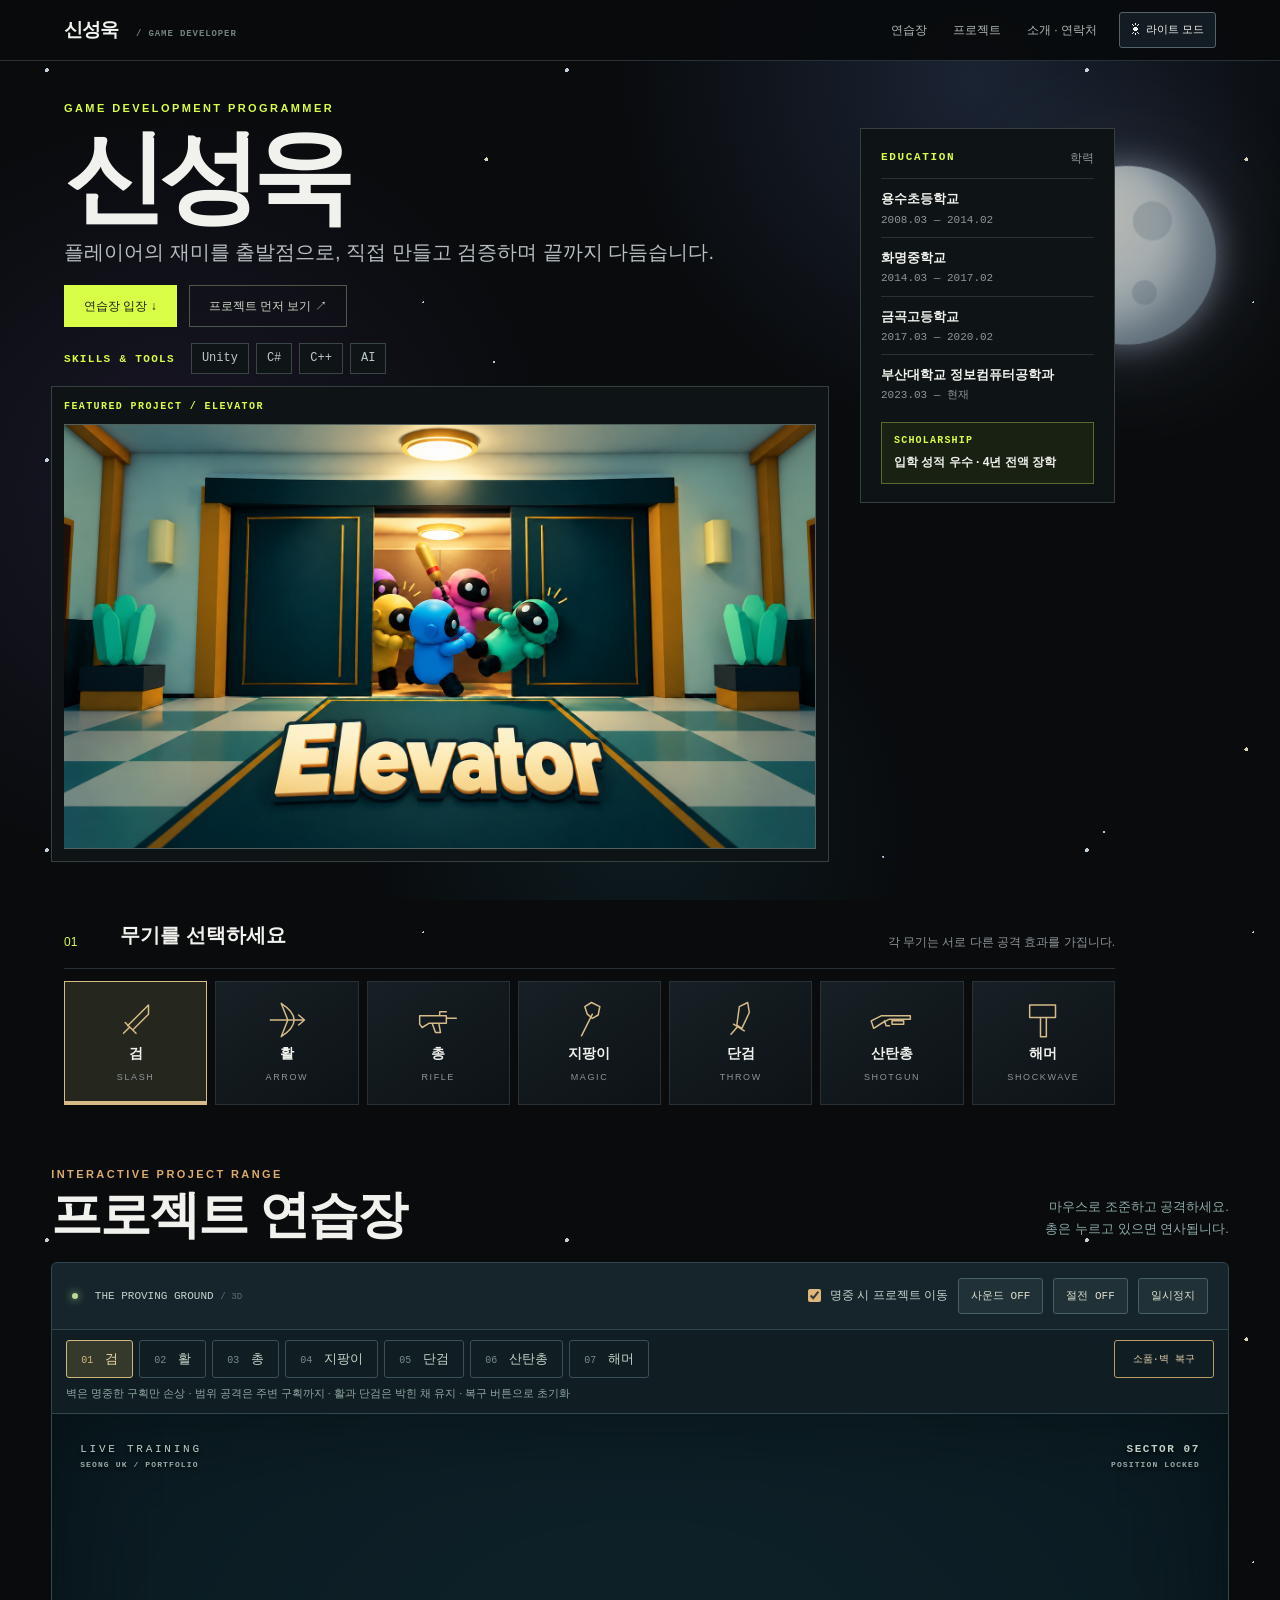
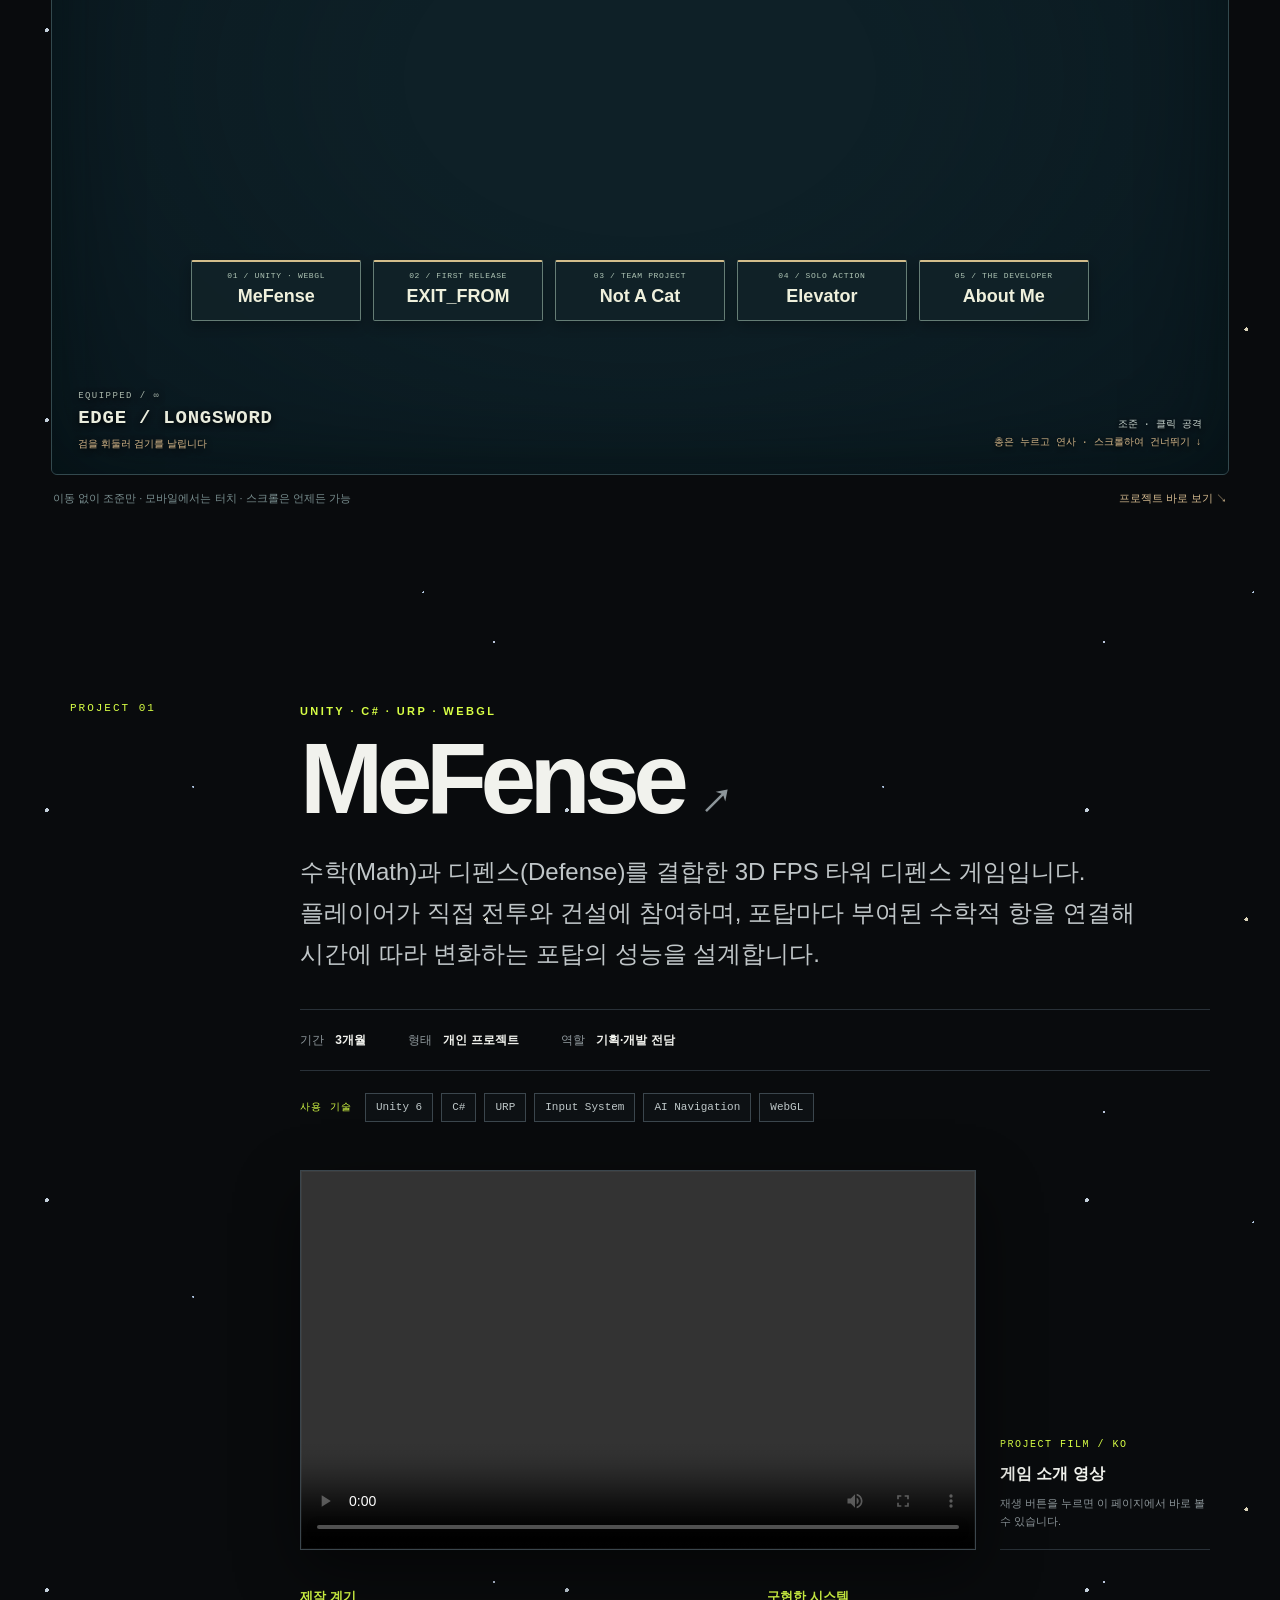
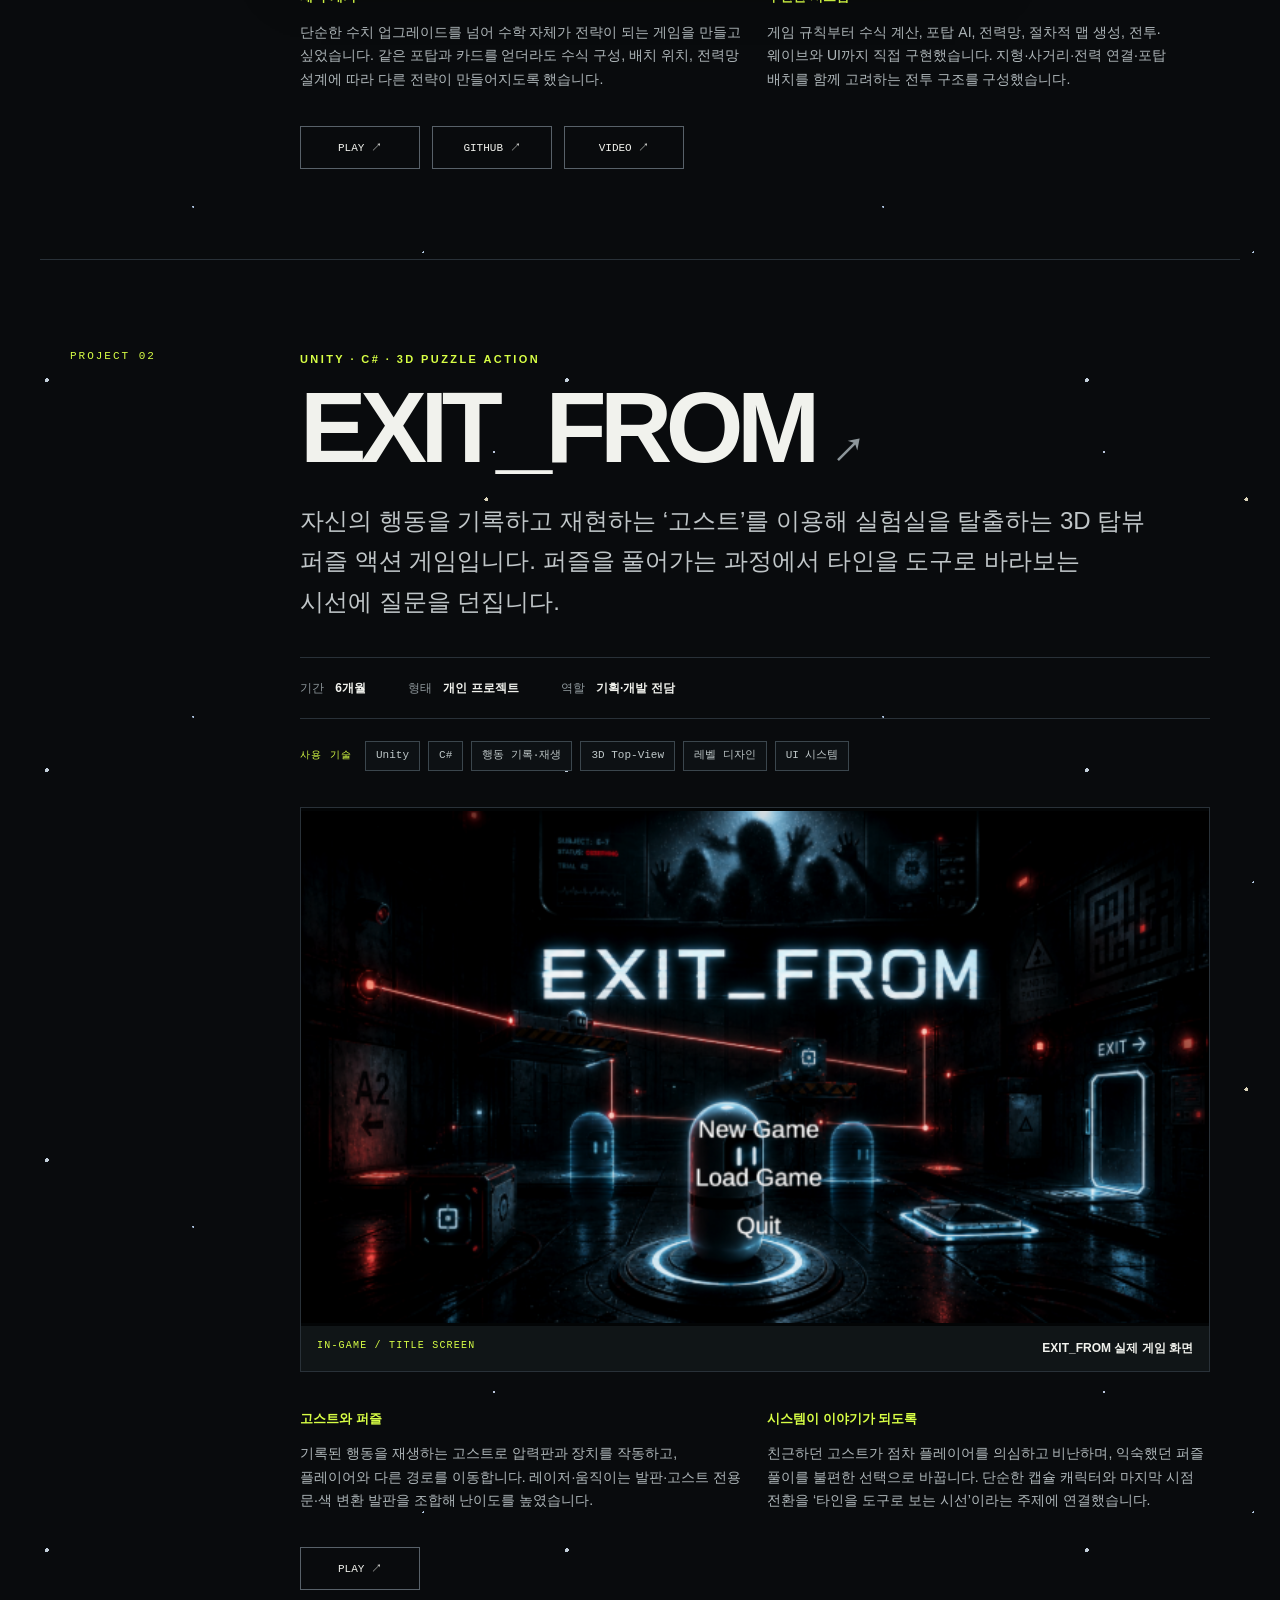
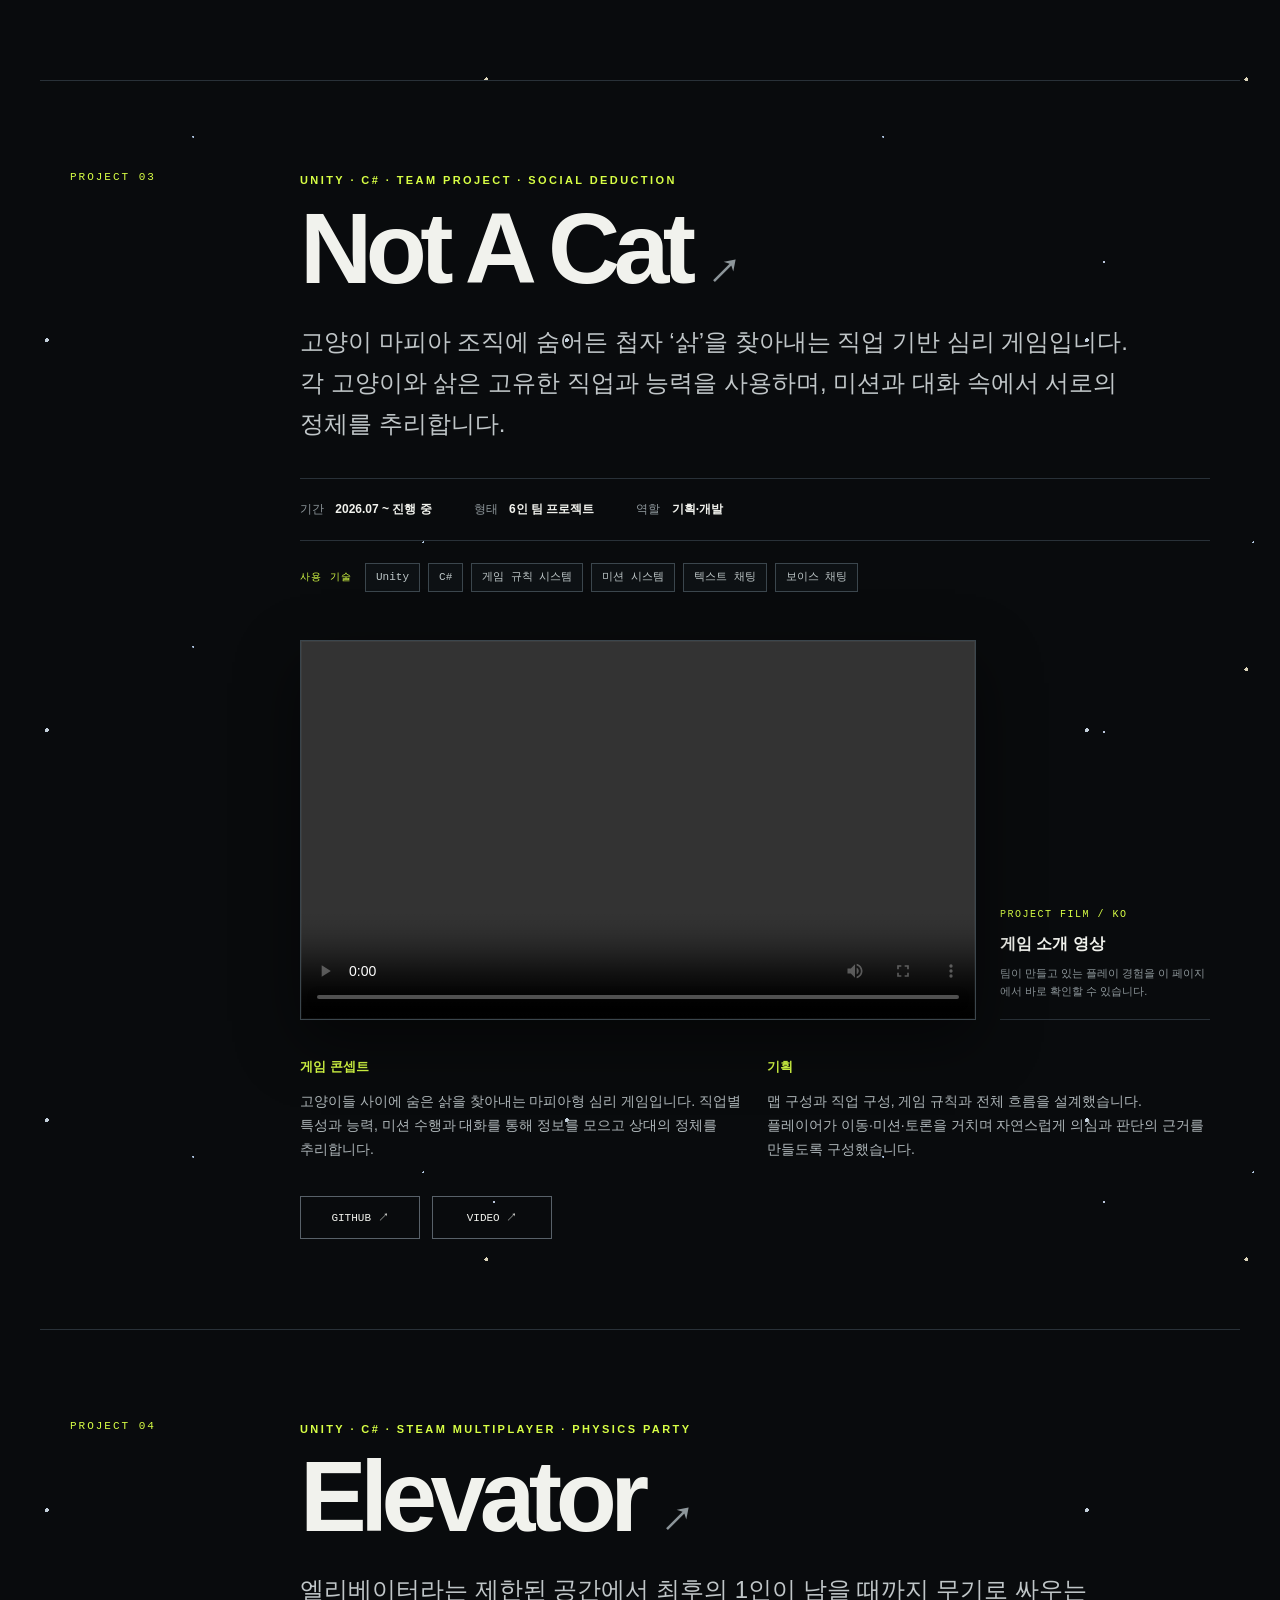
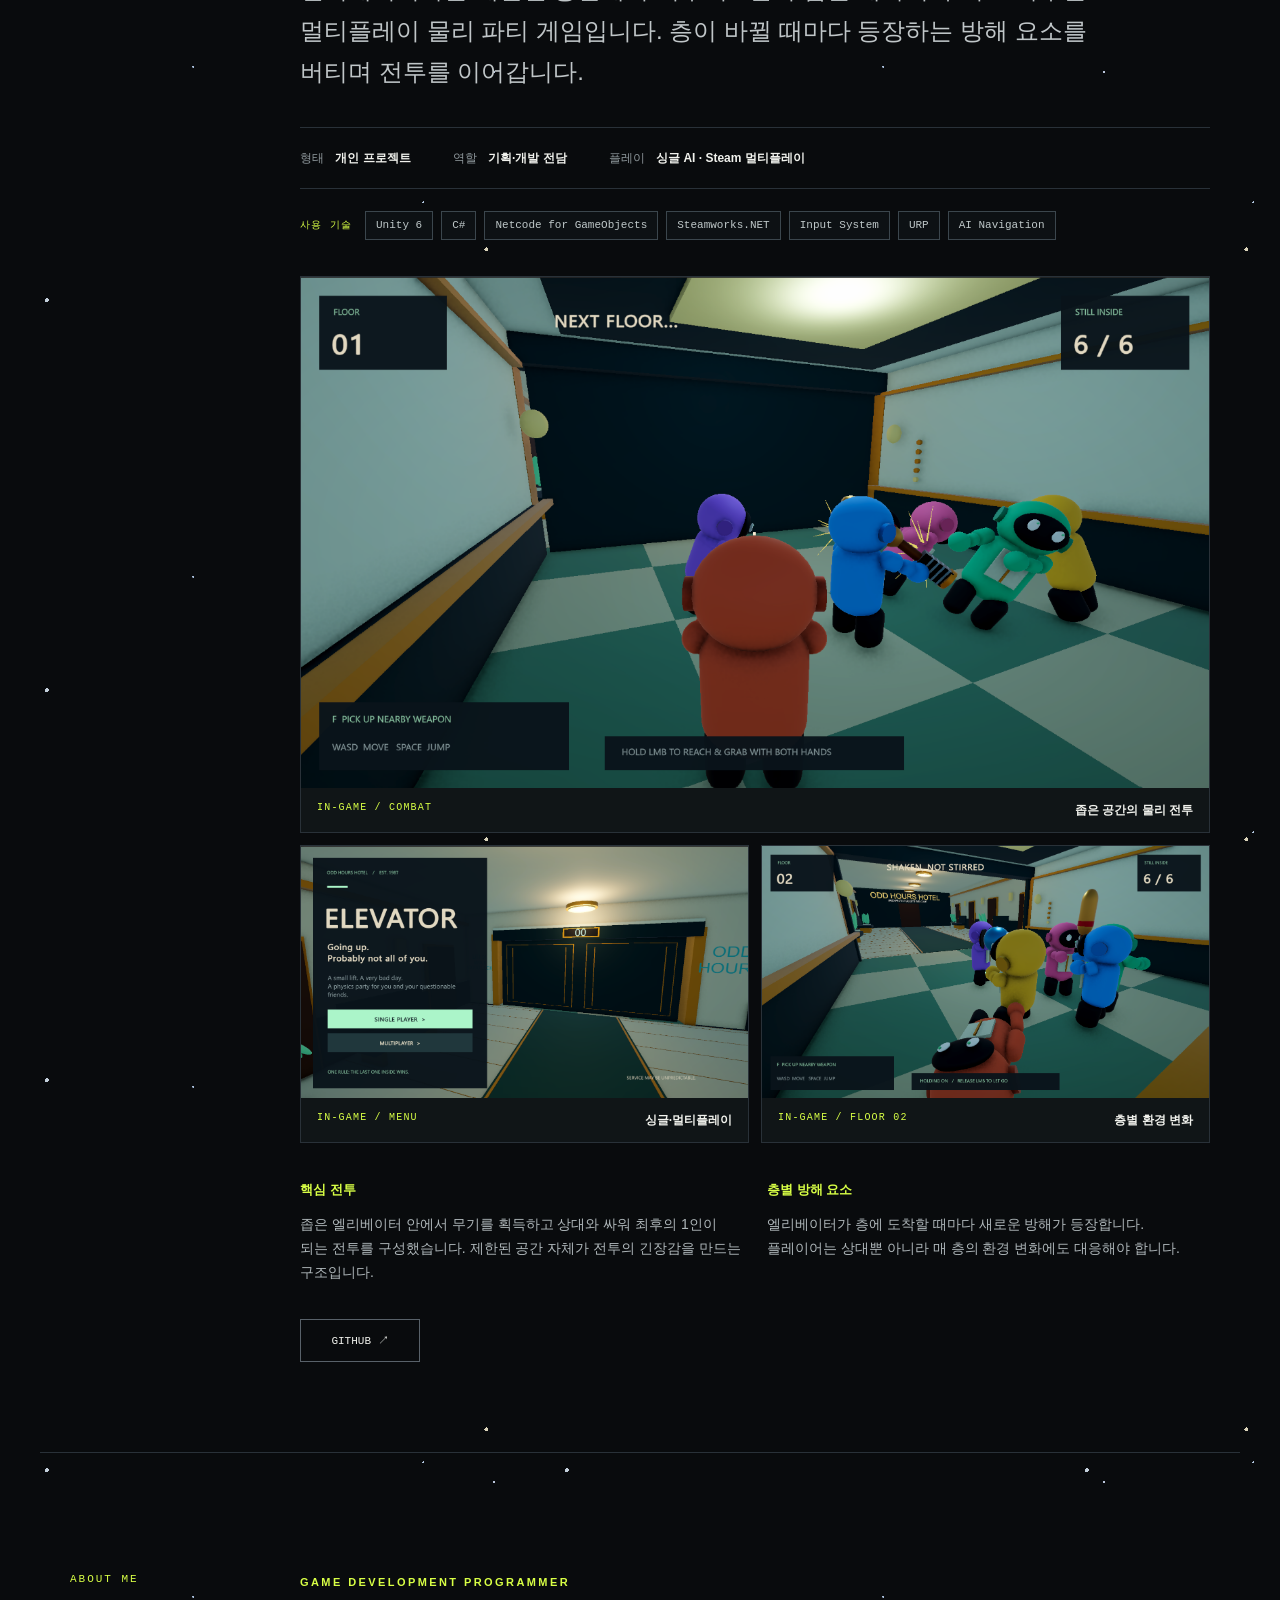
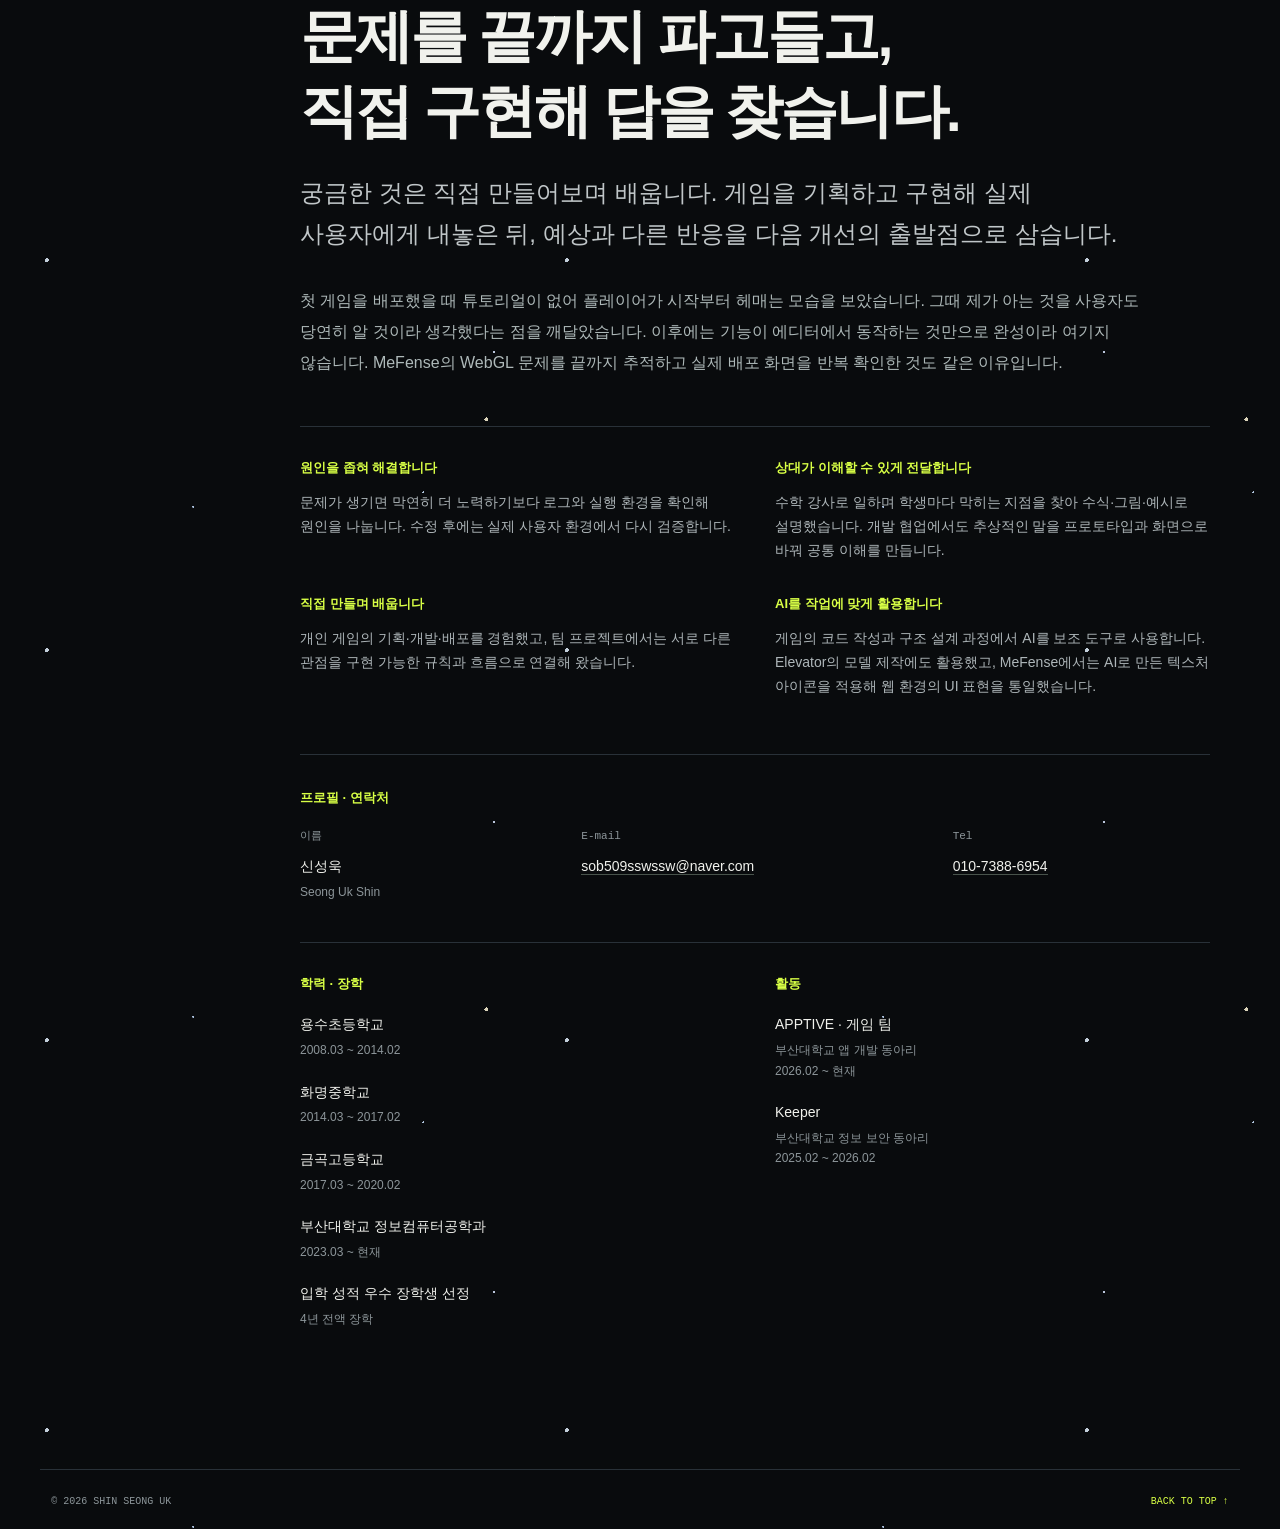
<file: index.html>
<!doctype html>
<html lang="ko">
<head>
  <meta charset="utf-8">
  <meta name="viewport" content="width=device-width, initial-scale=1">
  <meta name="description" content="직접 만들고 배포하며 사용자 경험을 개선하는 게임 개발 프로그래머 신성욱의 포트폴리오입니다.">
  <title>신성욱 | Game Developer</title>
  <script>try{document.documentElement.dataset.theme=localStorage.getItem('portfolio-theme')==='light'?'light':'dark'}catch{document.documentElement.dataset.theme='dark'}</script>
  <link rel="stylesheet" href="style.css">
  <link rel="stylesheet" href="range.css">
  <script src="theme.js" defer></script>
  <script src="range-loader.js" defer></script>
  <script src="project-modal.js" defer></script>
</head>
<body>
  <div class="sky-decor" aria-hidden="true"><span class="celestial-stars"></span><span class="celestial-cloud cloud-one"></span><span class="celestial-cloud cloud-two"></span><span class="celestial-cloud cloud-three"></span><span class="celestial-cloud cloud-four"></span><span class="celestial-cloud cloud-five"></span><span class="celestial-cloud cloud-six"></span></div>
  <div class="hero-celestial" aria-hidden="true"><span class="celestial-orbit"><span class="celestial-moon"></span><span class="celestial-sun"></span></span></div>
  <a class="skip-content" href="#projects">프로젝트 본문으로 바로 가기</a>
  <nav class="portfolio-nav" aria-label="포트폴리오 메뉴"><a href="#top" class="portfolio-brand">신성욱<span> / GAME DEVELOPER</span></a><div class="nav-actions"><div class="nav-links"><a href="#range-title">연습장</a><a href="#projects">프로젝트</a><a href="#about">소개 · 연락처</a></div><button id="theme-toggle" class="theme-toggle" type="button" aria-pressed="false" aria-label="라이트 모드로 전환"><span aria-hidden="true">☀</span><span class="theme-toggle-text">라이트 모드</span></button></div></nav>
  <header class="hero" id="top">
    <p class="hero-kicker">GAME DEVELOPMENT PROGRAMMER</p>
    <h1>신성욱</h1>
    <p class="hero-subtitle">플레이어의 재미를 출발점으로, 직접 만들고 검증하며 끝까지 다듬습니다.</p>
    <aside class="education-card" aria-labelledby="hero-education-title">
      <h2 id="hero-education-title">EDUCATION <span>학력</span></h2>
      <ol>
        <li><strong>용수초등학교</strong><span>2008.03 — 2014.02</span></li>
        <li><strong>화명중학교</strong><span>2014.03 — 2017.02</span></li>
        <li><strong>금곡고등학교</strong><span>2017.03 — 2020.02</span></li>
        <li><strong>부산대학교 정보컴퓨터공학과</strong><span>2023.03 — 현재</span></li>
      </ol>
      <p class="education-award"><span>SCHOLARSHIP</span><strong>입학 성적 우수 · 4년 전액 장학</strong></p>
    </aside>
    <div class="hero-actions"><a href="#range-title">연습장 입장 ↓</a><a href="#projects">프로젝트 먼저 보기 ↗</a></div>
    <div class="hero-skills" aria-label="사용 가능한 기술과 도구">
      <span class="hero-skills-label">SKILLS &amp; TOOLS</span>
      <ul>
        <li>Unity</li><li>C#</li><li>C++</li><li>AI</li>
      </ul>
    </div>
    <nav class="hero-featured" aria-label="대표 프로젝트 바로 보기"><span>FEATURED PROJECT / ELEVATOR</span><a class="featured-project" href="#elevator" aria-label="대표 프로젝트 Elevator 자세히 보기"><img src="assets/elevator-featured-v2.png" alt="게임 속 엘리베이터 문이 열리고 캐릭터들이 전투한다. 이미지 하단에는 게임 제목 Elevator가 적혀 있다" width="1672" height="941" fetchpriority="high"></a></nav>
    <section class="loadout" aria-labelledby="loadout-title">
      <div class="section-label"><span>01</span><h2 id="loadout-title">무기를 선택하세요</h2><p>각 무기는 서로 다른 공격 효과를 가집니다.</p></div>
      <div class="weapon-list" role="radiogroup" aria-label="무기 선택">
        <button class="weapon is-selected" type="button" data-weapon="sword" role="radio" aria-checked="true"><span class="weapon-icon" aria-hidden="true">⚔</span><strong>검</strong><small>SLASH</small></button>
        <button class="weapon" type="button" data-weapon="bow" role="radio" aria-checked="false"><span class="weapon-icon" aria-hidden="true">➶</span><strong>활</strong><small>ARROW</small></button>
        <button class="weapon" type="button" data-weapon="gun" role="radio" aria-checked="false"><span class="weapon-icon" aria-hidden="true">⌐╦</span><strong>총</strong><small>RIFLE</small></button>
        <button class="weapon" type="button" data-weapon="staff" role="radio" aria-checked="false"><span class="weapon-icon" aria-hidden="true">✦</span><strong>지팡이</strong><small>MAGIC</small></button>
        <button class="weapon" type="button" data-weapon="dagger" role="radio" aria-checked="false"><span class="weapon-icon" aria-hidden="true">†</span><strong>단검</strong><small>THROW</small></button>
        <button class="weapon" type="button" data-weapon="shotgun" role="radio" aria-checked="false"><span class="weapon-icon" aria-hidden="true">⌐╦</span><strong>산탄총</strong><small>SHOTGUN</small></button>
        <button class="weapon" type="button" data-weapon="hammer" role="radio" aria-checked="false"><span class="weapon-icon" aria-hidden="true">⊤</span><strong>해머</strong><small>SHOCKWAVE</small></button>
      </div>
    </section>
  </header>

  <main>
    <section class="range-section" aria-labelledby="range-title">
      <div class="range-heading"><div><p class="eyebrow">INTERACTIVE PROJECT RANGE</p><h2 id="range-title">프로젝트 연습장</h2></div><p>마우스로 조준하고 공격하세요.<br>총은 누르고 있으면 연사됩니다.</p></div>
      <div class="range-toolbar">
        <span><i class="live-dot"></i> THE PROVING GROUND <small> / 3D</small></span>
        <div><label><input id="auto-open" type="checkbox" checked> 명중 시 프로젝트 이동</label><button id="sound-toggle" type="button" aria-pressed="false">사운드 OFF</button><button id="quality-toggle" type="button" aria-pressed="false">절전 OFF</button><button id="pause-toggle" type="button" aria-pressed="false">일시정지</button></div>
      </div>
      <div class="range-quickbar" role="group" aria-label="연습장 무기 빠른 선택">
        <button type="button" data-equip="sword" aria-pressed="true">01 <span>검</span></button><button type="button" data-equip="bow" aria-pressed="false">02 <span>활</span></button><button type="button" data-equip="gun" aria-pressed="false">03 <span>총</span></button><button type="button" data-equip="staff" aria-pressed="false">04 <span>지팡이</span></button><button type="button" data-equip="dagger" aria-pressed="false">05 <span>단검</span></button>
        <button id="reset-props" type="button">소품·벽 복구</button>
        <button type="button" data-equip="shotgun" aria-pressed="false">06 <span>산탄총</span></button><button type="button" data-equip="hammer" aria-pressed="false">07 <span>해머</span></button>
        <span class="quickbar-note">벽은 명중한 구획만 손상 · 범위 공격은 주변 구획까지 · 활과 단검은 박힌 채 유지 · 복구 버튼으로 초기화</span>
      </div>
      <div class="range" id="range" tabindex="0" data-weapon="sword" aria-label="프로젝트를 선택하는 인터랙티브 연습장">
        <div class="range-world" aria-hidden="true"></div>
        <canvas id="three-canvas" aria-label="3D 연습장. 마우스나 터치로 허수아비를 조준하고 공격하세요."></canvas>
        <p id="range-loading" class="range-loading" role="status">3D 연습장을 준비하고 있습니다…</p>
        <div class="range-atmosphere" aria-hidden="true"></div>
        <div class="equip-swoosh" aria-hidden="true"></div>
        <div class="range-hud"><span><b>LIVE TRAINING</b><small>SEONG UK / PORTFOLIO</small></span><span class="hud-right">SECTOR 07<br><small>POSITION LOCKED</small></span></div>
        <button class="range-label" type="button" data-destination="#mefense" data-target="0" aria-label="MeFense 프로젝트 표적"><small>01 / UNITY · WEBGL</small><strong>MeFense</strong></button>
        <button class="range-label" type="button" data-destination="#exit-from" data-target="1" aria-label="EXIT_FROM 프로젝트 표적"><small>02 / FIRST RELEASE</small><strong>EXIT_FROM</strong></button>
        <button class="range-label" type="button" data-destination="#not-a-cat" data-target="2" aria-label="Not A Cat 프로젝트 표적"><small>03 / TEAM PROJECT</small><strong>Not A Cat</strong></button>
        <button class="range-label" type="button" data-destination="#elevator" data-target="3" aria-label="Elevator 프로젝트 표적"><small>04 / SOLO ACTION</small><strong>Elevator</strong></button>
        <button class="range-label" type="button" data-destination="#about" data-target="4" aria-label="신성욱 소개 표적"><small>05 / THE DEVELOPER</small><strong>About Me</strong></button>
        <div class="crosshair" id="crosshair" aria-hidden="true"><i></i></div>
        <div class="hit-notice" id="hit-notice" role="status" aria-live="polite"></div>
        <div class="range-bottom"><div><small>EQUIPPED / ∞</small><strong id="weapon-readout">EDGE / LONGSWORD</strong><span id="weapon-hint">검을 휘둘러 검기를 날립니다</span></div><div class="range-guide">조준 · 클릭 공격<br><span>총은 누르고 연사 · 스크롤하여 건너뛰기 ↓</span></div></div>
      </div>
      <div class="range-footer"><span>이동 없이 조준만 · 모바일에서는 터치 · 스크롤은 언제든 가능</span><a href="#projects">프로젝트 바로 보기 ↘</a></div>
      <nav class="range-mobile-targets" aria-label="모바일 프로젝트 바로가기">
        <p>표적이 작다면 여기서 바로 이동하세요</p>
        <a href="#mefense">01 <strong>MeFense</strong> ↘</a><a href="#exit-from">02 <strong>EXIT_FROM</strong> ↘</a>
        <a href="#not-a-cat">03 <strong>Not A Cat</strong> ↘</a><a href="#elevator">04 <strong>Elevator</strong> ↘</a>
        <a href="#about">05 <strong>About Me</strong> ↘</a>
      </nav>
      <noscript><p>게임 대신 아래 프로젝트를 바로 확인할 수 있습니다. <a href="#mefense">MeFense</a> · <a href="#exit-from">EXIT_FROM</a> · <a href="#not-a-cat">Not A Cat</a> · <a href="#elevator">Elevator</a> · <a href="#about">About Me</a></p></noscript>
    </section>

    <section class="projects" id="projects">
      <article class="project" id="mefense">
        <div class="project-index">PROJECT 01</div>
        <div class="project-main"><p class="eyebrow">UNITY · C# · URP · WEBGL</p><h2><a class="project-title-link" href="mefense.html" aria-label="MeFense 상세 내용 보기">MeFense<span aria-hidden="true">↗</span></a></h2><p class="project-lead">수학(Math)과 디펜스(Defense)를 결합한 3D FPS 타워 디펜스 게임입니다. 플레이어가 직접 전투와 건설에 참여하며, 포탑마다 부여된 수학적 항을 연결해 시간에 따라 변화하는 포탑의 성능을 설계합니다.</p>
          <div class="project-meta"><span>기간 <strong>3개월</strong></span><span>형태 <strong>개인 프로젝트</strong></span><span>역할 <strong>기획·개발 전담</strong></span></div>
          <div class="tech-stack" aria-label="MeFense 사용 기술"><strong>사용 기술</strong><span>Unity 6</span><span>C#</span><span>URP</span><span>Input System</span><span>AI Navigation</span><span>WebGL</span></div>
          <figure class="project-video">
            <div class="project-video-frame">
              <video controls playsinline preload="metadata" aria-label="MeFense 한국어 소개 영상">
                <source src="assets/video/mefense-intro-ko.mp4" type="video/mp4">
                이 브라우저에서는 영상을 재생할 수 없습니다. 아래 VIDEO 버튼으로 영상을 열어주세요.
              </video>
            </div>
            <figcaption><span>PROJECT FILM / KO</span><strong>게임 소개 영상</strong><small>재생 버튼을 누르면 이 페이지에서 바로 볼 수 있습니다.</small></figcaption>
          </figure>
          <div class="project-grid">
            <div><h3>제작 계기</h3><p>단순한 수치 업그레이드를 넘어 수학 자체가 전략이 되는 게임을 만들고 싶었습니다. 같은 포탑과 카드를 얻더라도 수식 구성, 배치 위치, 전력망 설계에 따라 다른 전략이 만들어지도록 했습니다.</p></div>
            <div><h3>구현한 시스템</h3><p>게임 규칙부터 수식 계산, 포탑 AI, 전력망, 절차적 맵 생성, 전투·웨이브와 UI까지 직접 구현했습니다. 지형·사거리·전력 연결·포탑 배치를 함께 고려하는 전투 구조를 구성했습니다.</p></div>
            <div><h3>설계하며 고민한 부분</h3><ul><li>수학을 쉽게 이해하면서도 전략적으로 활용할 수 있는 구조</li><li>특정 연산·함수 하나에 치우치지 않는 밸런스</li><li>직접 전투와 포탑 방어가 서로를 대체하지 않는 역할 분배</li><li>무작위 맵과 웨이브에서도 판단과 실력이 반영되는 플레이</li></ul></div>
            <div><h3>배포 환경에서의 완성도</h3><p>WebGL의 한글·수학 기호·셰이더 표시 문제를 로그로 분석하고, UI와 화면 비율을 조정했습니다. 실제 웹에 10회 이상 재배포해 확인하고 전용 빌드 메뉴로 반복 설정을 자동화했습니다.</p></div>
          </div>
          <nav class="project-links" aria-label="MeFense 관련 링크"><a href="https://shinseonguk.itch.io/mefense" target="_blank" rel="noopener noreferrer">PLAY ↗</a><a href="https://github.com/shin-seong-yuk/MeFense" target="_blank" rel="noopener noreferrer">GITHUB ↗</a><a href="assets/video/mefense-intro-ko.mp4" target="_blank" rel="noopener noreferrer">VIDEO ↗</a></nav>
        </div>
      </article>
      <article class="project" id="exit-from">
        <div class="project-index">PROJECT 02</div>
        <div class="project-main"><p class="eyebrow">UNITY · C# · 3D PUZZLE ACTION</p><h2><a class="project-title-link" href="exit-from.html" aria-label="EXIT_FROM 상세 내용 보기">EXIT_FROM<span aria-hidden="true">↗</span></a></h2><p class="project-lead">자신의 행동을 기록하고 재현하는 ‘고스트’를 이용해 실험실을 탈출하는 3D 탑뷰 퍼즐 액션 게임입니다. 퍼즐을 풀어가는 과정에서 타인을 도구로 바라보는 시선에 질문을 던집니다.</p>
          <div class="project-meta"><span>기간 <strong>6개월</strong></span><span>형태 <strong>개인 프로젝트</strong></span><span>역할 <strong>기획·개발 전담</strong></span></div>
          <div class="tech-stack" aria-label="EXIT_FROM 사용 기술"><strong>사용 기술</strong><span>Unity</span><span>C#</span><span>행동 기록·재생</span><span>3D Top-View</span><span>레벨 디자인</span><span>UI 시스템</span></div>
          <figure class="project-still project-still-single"><img src="assets/exit-from-title.png" alt="EXIT_FROM 실제 게임 타이틀 화면. 어두운 실험실과 고스트, 출구가 보인다" loading="lazy"><figcaption><span>IN-GAME / TITLE SCREEN</span><strong>EXIT_FROM 실제 게임 화면</strong></figcaption></figure>
          <div class="project-grid">
            <div><h3>고스트와 퍼즐</h3><p>기록된 행동을 재생하는 고스트로 압력판과 장치를 작동하고, 플레이어와 다른 경로를 이동합니다. 레이저·움직이는 발판·고스트 전용 문·색 변환 발판을 조합해 난이도를 높였습니다.</p></div>
            <div><h3>시스템이 이야기가 되도록</h3><p>친근하던 고스트가 점차 플레이어를 의심하고 비난하며, 익숙했던 퍼즐 풀이를 불편한 선택으로 바꿉니다. 단순한 캡슐 캐릭터와 마지막 시점 전환을 ‘타인을 도구로 보는 시선’이라는 주제에 연결했습니다.</p></div>
            <div><h3>개발 방식의 변화</h3><p>모든 기믹을 미리 완성하려 했지만, 구현과 테스트에 따라 재미도 달라졌습니다. 이후 수정·확장이 쉬운 구조와 기존 장치의 재조합을 중심으로 개발 방식을 바꿨습니다.</p></div>
            <div><h3>회고</h3><p>기획·구현·레벨 디자인·UI·연출을 혼자 맡으며, 디자인의 제약을 작품의 개성으로 바꿨습니다. 장애물의 수보다 공간의 흐름이 중요하며, 기획은 제작 중 발견한 문제를 해결하며 다듬어진다는 것을 배웠습니다.</p></div>
          </div>
          <nav class="project-links" aria-label="EXIT_FROM 관련 링크"><a href="https://shinseonguk.itch.io/exit-from" target="_blank" rel="noopener noreferrer">PLAY ↗</a></nav>
        </div>
      </article>
      <article class="project" id="not-a-cat">
        <div class="project-index">PROJECT 03</div>
        <div class="project-main"><p class="eyebrow">UNITY · C# · TEAM PROJECT · SOCIAL DEDUCTION</p><h2><a class="project-title-link" href="not-a-cat.html" aria-label="Not A Cat 상세 내용 보기">Not A Cat<span aria-hidden="true">↗</span></a></h2><p class="project-lead">고양이 마피아 조직에 숨어든 첩자 ‘삵’을 찾아내는 직업 기반 심리 게임입니다. 각 고양이와 삵은 고유한 직업과 능력을 사용하며, 미션과 대화 속에서 서로의 정체를 추리합니다.</p>
          <div class="project-meta"><span>기간 <strong>2026.07 ~ 진행 중</strong></span><span>형태 <strong>6인 팀 프로젝트</strong></span><span>역할 <strong>기획·개발</strong></span></div>
          <div class="tech-stack" aria-label="Not A Cat 사용 기술"><strong>사용 기술</strong><span>Unity</span><span>C#</span><span>게임 규칙 시스템</span><span>미션 시스템</span><span>텍스트 채팅</span><span>보이스 채팅</span></div>
          <figure class="project-video">
            <div class="project-video-frame"><video controls playsinline preload="metadata" aria-label="Not A Cat 게임 소개 영상"><source src="assets/video/not-a-cat-intro-ko.mp4" type="video/mp4">이 브라우저에서는 영상을 재생할 수 없습니다. 아래 VIDEO 버튼으로 영상을 열어주세요.</video></div>
            <figcaption><span>PROJECT FILM / KO</span><strong>게임 소개 영상</strong><small>팀이 만들고 있는 플레이 경험을 이 페이지에서 바로 확인할 수 있습니다.</small></figcaption>
          </figure>
          <div class="project-grid">
            <div><h3>게임 콘셉트</h3><p>고양이들 사이에 숨은 삵을 찾아내는 마피아형 심리 게임입니다. 직업별 특성과 능력, 미션 수행과 대화를 통해 정보를 모으고 상대의 정체를 추리합니다.</p></div>
            <div><h3>기획</h3><p>맵 구성과 직업 구성, 게임 규칙과 전체 흐름을 설계했습니다. 플레이어가 이동·미션·토론을 거치며 자연스럽게 의심과 판단의 근거를 만들도록 구성했습니다.</p></div>
            <div><h3>개발</h3><p>맵 구현, 게임 로직 설정, 미션 구성과 구현을 담당했습니다. 기획 단계의 규칙이 실제 플레이 흐름으로 이어지도록 시스템을 연결했습니다.</p></div>
            <div><h3>멀티플레이 소통</h3><p>플레이어가 상황과 정보를 교환할 수 있도록 텍스트 채팅과 보이스 채팅을 구현했습니다. 심리전의 핵심인 대화가 게임 안에서 이어지도록 했습니다.</p></div>
          </div>
          <nav class="project-links" aria-label="Not A Cat 관련 링크"><a href="https://github.com/Apptive-Game-Team/mafia" target="_blank" rel="noopener noreferrer">GITHUB ↗</a><a href="assets/video/not-a-cat-intro-ko.mp4" target="_blank" rel="noopener noreferrer">VIDEO ↗</a></nav>
        </div>
      </article>
      <article class="project" id="elevator">
        <div class="project-index">PROJECT 04</div>
        <div class="project-main"><p class="eyebrow">UNITY · C# · STEAM MULTIPLAYER · PHYSICS PARTY</p><h2><a class="project-title-link" href="elevator.html" aria-label="Elevator 상세 내용 보기">Elevator<span aria-hidden="true">↗</span></a></h2><p class="project-lead">엘리베이터라는 제한된 공간에서 최후의 1인이 남을 때까지 무기로 싸우는 멀티플레이 물리 파티 게임입니다. 층이 바뀔 때마다 등장하는 방해 요소를 버티며 전투를 이어갑니다.</p>
          <div class="project-meta"><span>형태 <strong>개인 프로젝트</strong></span><span>역할 <strong>기획·개발 전담</strong></span><span>플레이 <strong>싱글 AI · Steam 멀티플레이</strong></span></div>
          <div class="tech-stack" aria-label="Elevator 사용 기술"><strong>사용 기술</strong><span>Unity 6</span><span>C#</span><span>Netcode for GameObjects</span><span>Steamworks.NET</span><span>Input System</span><span>URP</span><span>AI Navigation</span></div>
          <div class="project-stills" aria-label="Elevator 실제 게임 화면"><figure class="project-still project-still-feature"><img src="assets/elevator-combat.png" alt="엘리베이터 안에서 여러 캐릭터가 무기를 들고 전투하는 실제 게임 화면" loading="lazy"><figcaption><span>IN-GAME / COMBAT</span><strong>좁은 공간의 물리 전투</strong></figcaption></figure><figure class="project-still"><img src="assets/elevator-menu.png" alt="Elevator 게임의 싱글 및 멀티플레이 선택 화면" loading="lazy"><figcaption><span>IN-GAME / MENU</span><strong>싱글·멀티플레이</strong></figcaption></figure><figure class="project-still"><img src="assets/elevator-floor.png" alt="새로운 층에 도착한 엘리베이터에서 펼쳐지는 전투 장면" loading="lazy"><figcaption><span>IN-GAME / FLOOR 02</span><strong>층별 환경 변화</strong></figcaption></figure></div>
          <div class="project-grid">
            <div><h3>핵심 전투</h3><p>좁은 엘리베이터 안에서 무기를 획득하고 상대와 싸워 최후의 1인이 되는 전투를 구성했습니다. 제한된 공간 자체가 전투의 긴장감을 만드는 구조입니다.</p></div>
            <div><h3>층별 방해 요소</h3><p>엘리베이터가 층에 도착할 때마다 새로운 방해가 등장합니다. 플레이어는 상대뿐 아니라 매 층의 환경 변화에도 대응해야 합니다.</p></div>
            <div><h3>Steam 멀티플레이</h3><p>Steam 로그인 후 방을 생성하거나 참가하고, 엘리베이터 대기실에서 준비 상태를 맞춘 뒤 방장이 게임을 시작하는 흐름을 구현했습니다.</p></div>
            <div><h3>싱글과 멀티</h3><p>싱글에서는 AI 3·5·7명과 전투할 수 있고, 멀티에서는 Steam을 통해 다른 플레이어와 한 판을 구성합니다. 전체 기획과 개발을 혼자 담당했습니다.</p></div>
          </div>
          <nav class="project-links" aria-label="Elevator 관련 링크"><a href="https://github.com/shin-seong-yuk/Elevator" target="_blank" rel="noopener noreferrer">GITHUB ↗</a></nav>
        </div>
      </article>
      <article class="project about" id="about">
        <div class="project-index">ABOUT ME</div>
        <div class="project-main"><p class="eyebrow">GAME DEVELOPMENT PROGRAMMER</p><h2>문제를 끝까지 파고들고,<br>직접 구현해 답을 찾습니다.</h2><p class="project-lead">궁금한 것은 직접 만들어보며 배웁니다. 게임을 기획하고 구현해 실제 사용자에게 내놓은 뒤, 예상과 다른 반응을 다음 개선의 출발점으로 삼습니다.</p>
          <p class="about-story">첫 게임을 배포했을 때 튜토리얼이 없어 플레이어가 시작부터 헤매는 모습을 보았습니다. 그때 제가 아는 것을 사용자도 당연히 알 것이라 생각했다는 점을 깨달았습니다. 이후에는 기능이 에디터에서 동작하는 것만으로 완성이라 여기지 않습니다. MeFense의 WebGL 문제를 끝까지 추적하고 실제 배포 화면을 반복 확인한 것도 같은 이유입니다.</p>
          <div class="project-grid about-strengths"><div><h3>원인을 좁혀 해결합니다</h3><p>문제가 생기면 막연히 더 노력하기보다 로그와 실행 환경을 확인해 원인을 나눕니다. 수정 후에는 실제 사용자 환경에서 다시 검증합니다.</p></div><div><h3>상대가 이해할 수 있게 전달합니다</h3><p>수학 강사로 일하며 학생마다 막히는 지점을 찾아 수식·그림·예시로 설명했습니다. 개발 협업에서도 추상적인 말을 프로토타입과 화면으로 바꿔 공통 이해를 만듭니다.</p></div><div><h3>직접 만들며 배웁니다</h3><p>개인 게임의 기획·개발·배포를 경험했고, 팀 프로젝트에서는 서로 다른 관점을 구현 가능한 규칙과 흐름으로 연결해 왔습니다.</p></div><div><h3>AI를 작업에 맞게 활용합니다</h3><p>게임의 코드 작성과 구조 설계 과정에서 AI를 보조 도구로 사용합니다. Elevator의 모델 제작에도 활용했고, MeFense에서는 AI로 만든 텍스처 아이콘을 적용해 웹 환경의 UI 표현을 통일했습니다.</p></div></div>
          <section class="about-details" aria-labelledby="profile-details-title">
            <h3 id="profile-details-title">프로필 · 연락처</h3>
            <dl class="profile-facts">
              <div><dt>이름</dt><dd>신성욱 <span>Seong Uk Shin</span></dd></div>
              <div><dt>E-mail</dt><dd><a href="mailto:sob509sswssw@naver.com">sob509sswssw@naver.com</a></dd></div>
              <div><dt>Tel</dt><dd><a href="tel:+821073886954">010-7388-6954</a></dd></div>
            </dl>
            <div class="about-history">
              <section aria-labelledby="education-title">
                <h3 id="education-title">학력 · 장학</h3>
                <ul>
                  <li><strong>용수초등학교</strong><span>2008.03 ~ 2014.02</span></li>
                  <li><strong>화명중학교</strong><span>2014.03 ~ 2017.02</span></li>
                  <li><strong>금곡고등학교</strong><span>2017.03 ~ 2020.02</span></li>
                  <li><strong>부산대학교 정보컴퓨터공학과</strong><span>2023.03 ~ 현재</span></li>
                  <li><strong>입학 성적 우수 장학생 선정</strong><span>4년 전액 장학</span></li>
                </ul>
              </section>
              <section aria-labelledby="activities-title">
                <h3 id="activities-title">활동</h3>
                <ul>
                  <li><strong>APPTIVE · 게임 팀</strong><span>부산대학교 앱 개발 동아리</span><time datetime="2026-02">2026.02</time> ~ 현재</li>
                  <li><strong>Keeper</strong><span>부산대학교 정보 보안 동아리</span><time datetime="2025-02">2025.02</time> ~ <time datetime="2026-02">2026.02</time></li>
                </ul>
              </section>
            </div>
          </section>
        </div>
      </article>
    </section>
  </main>
  <footer><span>© 2026 SHIN SEONG UK</span><a href="#top">BACK TO TOP ↑</a></footer>
</body>
</html>
</file>
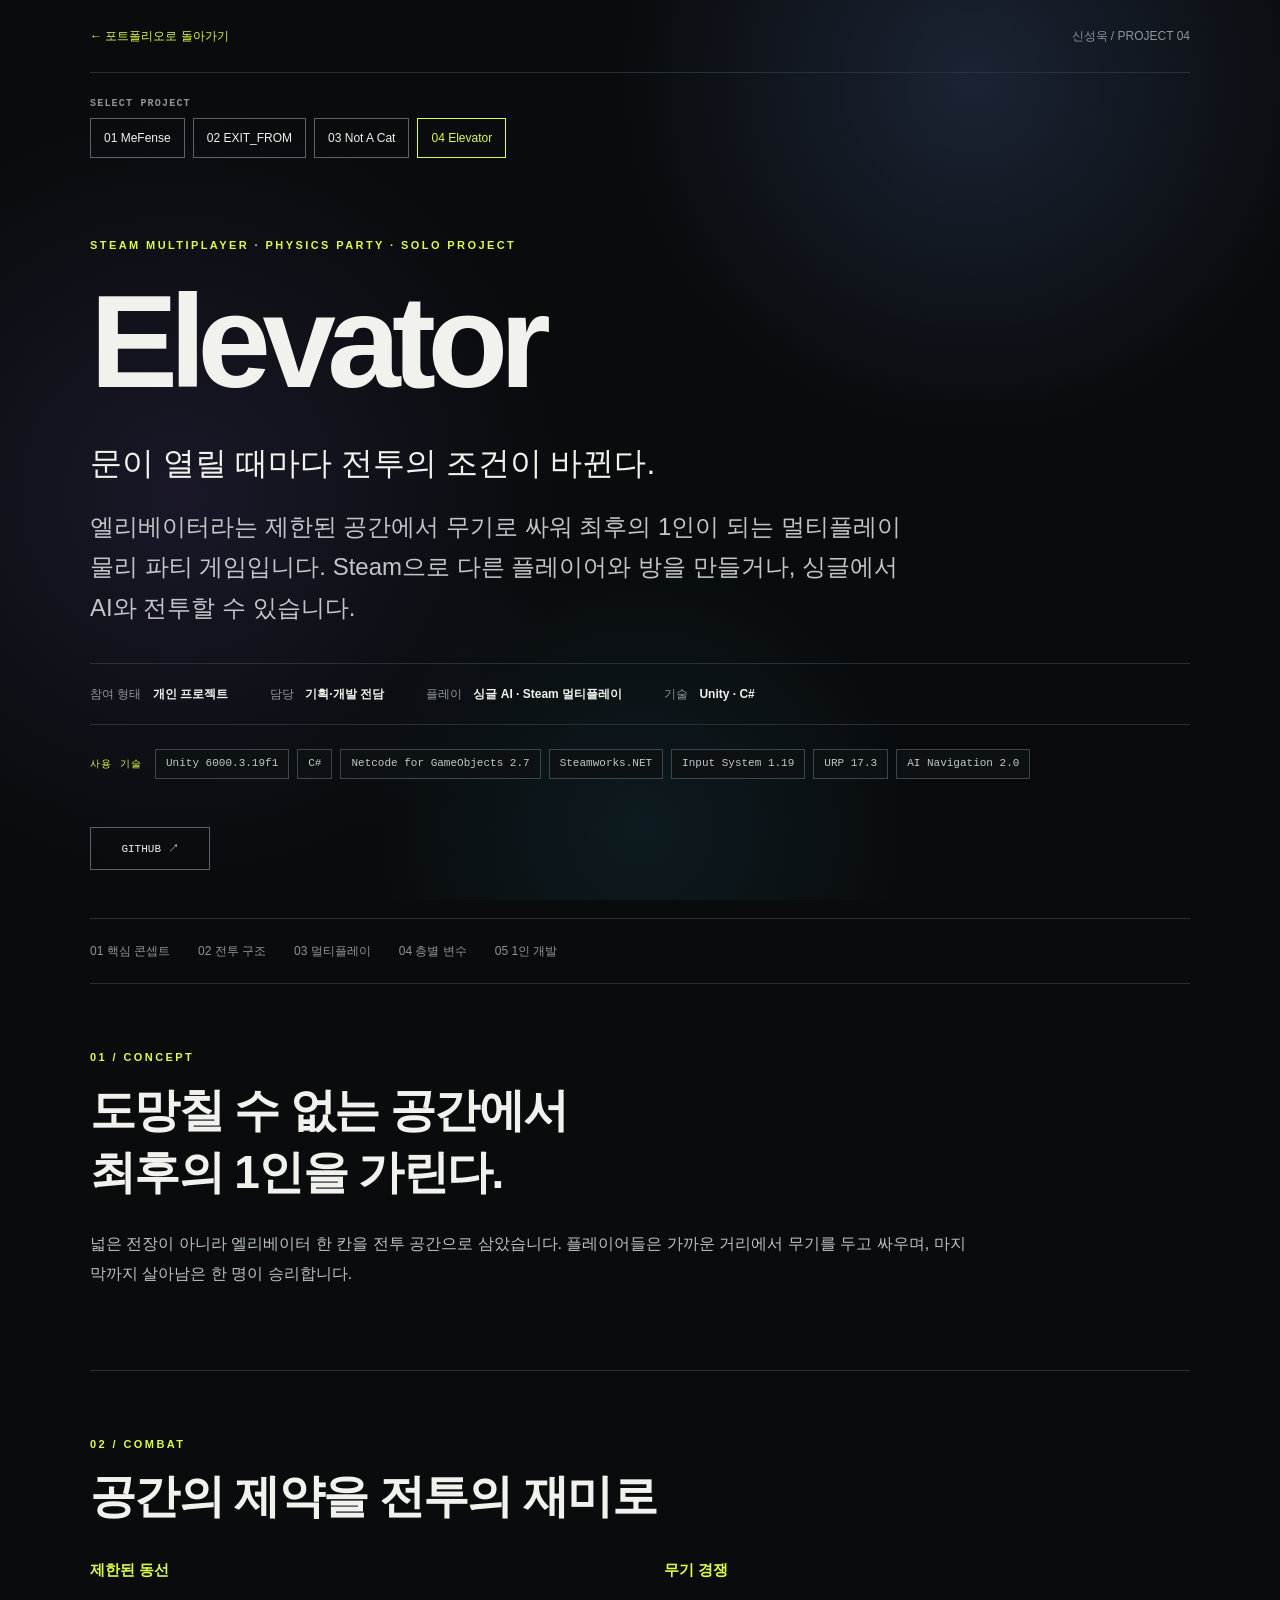
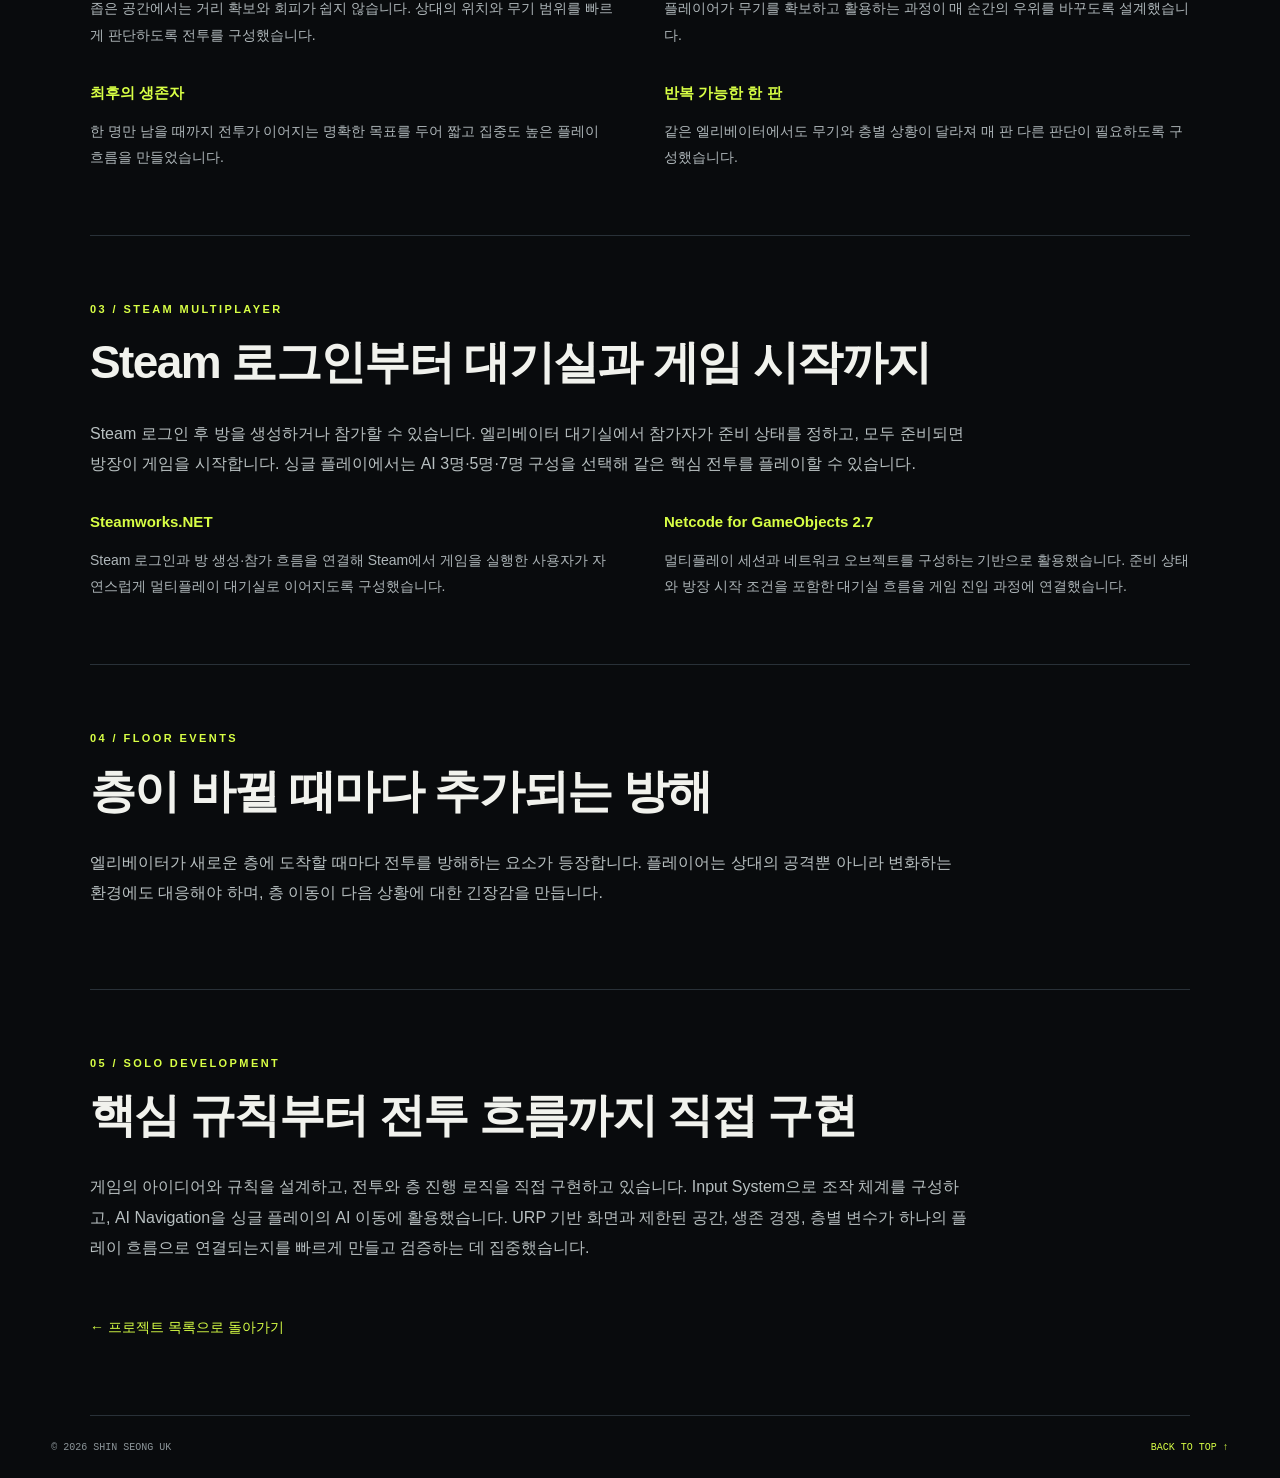
<file: elevator.html>
<!doctype html>
<html lang="ko">
<head>
  <meta charset="utf-8">
  <meta name="viewport" content="width=device-width, initial-scale=1">
  <meta name="description" content="신성욱의 1인 개발 프로젝트 Elevator. Steam 멀티플레이, 물리 전투와 층별 방해 요소를 결합한 파티 액션 게임입니다.">
  <title>Elevator — 프로젝트 상세 | 신성욱</title>
  <link rel="stylesheet" href="style.css">
</head>
<body class="detail-page">
  <header class="detail-nav"><a href="index.html#elevator">← 포트폴리오로 돌아가기</a><span>신성욱 / PROJECT 04</span></header>
  <main class="detail-main">
    <nav class="detail-project-switcher" aria-label="프로젝트 선택"><span>SELECT PROJECT</span><a href="mefense.html">01 MeFense</a><a href="exit-from.html">02 EXIT_FROM</a><a href="not-a-cat.html">03 Not A Cat</a><a href="elevator.html" aria-current="page">04 Elevator</a></nav>
    <section class="detail-hero" aria-labelledby="detail-title">
      <p class="eyebrow">STEAM MULTIPLAYER · PHYSICS PARTY · SOLO PROJECT</p>
      <h1 id="detail-title">Elevator</h1>
      <p class="detail-tagline">문이 열릴 때마다 전투의 조건이 바뀐다.</p>
      <p class="project-lead">엘리베이터라는 제한된 공간에서 무기로 싸워 최후의 1인이 되는 멀티플레이 물리 파티 게임입니다. Steam으로 다른 플레이어와 방을 만들거나, 싱글에서 AI와 전투할 수 있습니다.</p>
      <div class="project-meta"><span>참여 형태 <strong>개인 프로젝트</strong></span><span>담당 <strong>기획·개발 전담</strong></span><span>플레이 <strong>싱글 AI · Steam 멀티플레이</strong></span><span>기술 <strong>Unity · C#</strong></span></div>
      <div class="tech-stack" aria-label="Elevator 사용 기술"><strong>사용 기술</strong><span>Unity 6000.3.19f1</span><span>C#</span><span>Netcode for GameObjects 2.7</span><span>Steamworks.NET</span><span>Input System 1.19</span><span>URP 17.3</span><span>AI Navigation 2.0</span></div>
      <nav class="project-links" aria-label="Elevator 외부 자료"><a href="https://github.com/shin-seong-yuk/Elevator" target="_blank" rel="noopener noreferrer">GITHUB ↗</a></nav>
    </section>
    <nav class="detail-contents" aria-label="상세 페이지 목차"><a href="#concept">01 핵심 콘셉트</a><a href="#combat">02 전투 구조</a><a href="#multiplayer">03 멀티플레이</a><a href="#floors">04 층별 변수</a><a href="#solo">05 1인 개발</a></nav>
    <section class="detail-section" id="concept">
      <p class="eyebrow">01 / CONCEPT</p><h2>도망칠 수 없는 공간에서<br>최후의 1인을 가린다.</h2>
      <p>넓은 전장이 아니라 엘리베이터 한 칸을 전투 공간으로 삼았습니다. 플레이어들은 가까운 거리에서 무기를 두고 싸우며, 마지막까지 살아남은 한 명이 승리합니다.</p>
    </section>
    <section class="detail-section" id="combat">
      <p class="eyebrow">02 / COMBAT</p><h2>공간의 제약을 전투의 재미로</h2>
      <div class="detail-cards">
        <div><h3>제한된 동선</h3><p>좁은 공간에서는 거리 확보와 회피가 쉽지 않습니다. 상대의 위치와 무기 범위를 빠르게 판단하도록 전투를 구성했습니다.</p></div>
        <div><h3>무기 경쟁</h3><p>플레이어가 무기를 확보하고 활용하는 과정이 매 순간의 우위를 바꾸도록 설계했습니다.</p></div>
        <div><h3>최후의 생존자</h3><p>한 명만 남을 때까지 전투가 이어지는 명확한 목표를 두어 짧고 집중도 높은 플레이 흐름을 만들었습니다.</p></div>
        <div><h3>반복 가능한 한 판</h3><p>같은 엘리베이터에서도 무기와 층별 상황이 달라져 매 판 다른 판단이 필요하도록 구성했습니다.</p></div>
      </div>
    </section>
    <section class="detail-section" id="multiplayer">
      <p class="eyebrow">03 / STEAM MULTIPLAYER</p><h2>Steam 로그인부터 대기실과 게임 시작까지</h2>
      <p>Steam 로그인 후 방을 생성하거나 참가할 수 있습니다. 엘리베이터 대기실에서 참가자가 준비 상태를 정하고, 모두 준비되면 방장이 게임을 시작합니다. 싱글 플레이에서는 AI 3명·5명·7명 구성을 선택해 같은 핵심 전투를 플레이할 수 있습니다.</p>
      <div class="detail-cards">
        <div><h3>Steamworks.NET</h3><p>Steam 로그인과 방 생성·참가 흐름을 연결해 Steam에서 게임을 실행한 사용자가 자연스럽게 멀티플레이 대기실로 이어지도록 구성했습니다.</p></div>
        <div><h3>Netcode for GameObjects 2.7</h3><p>멀티플레이 세션과 네트워크 오브젝트를 구성하는 기반으로 활용했습니다. 준비 상태와 방장 시작 조건을 포함한 대기실 흐름을 게임 진입 과정에 연결했습니다.</p></div>
      </div>
    </section>
    <section class="detail-section" id="floors">
      <p class="eyebrow">04 / FLOOR EVENTS</p><h2>층이 바뀔 때마다 추가되는 방해</h2>
      <p>엘리베이터가 새로운 층에 도착할 때마다 전투를 방해하는 요소가 등장합니다. 플레이어는 상대의 공격뿐 아니라 변화하는 환경에도 대응해야 하며, 층 이동이 다음 상황에 대한 긴장감을 만듭니다.</p>
    </section>
    <section class="detail-section" id="solo">
      <p class="eyebrow">05 / SOLO DEVELOPMENT</p><h2>핵심 규칙부터 전투 흐름까지 직접 구현</h2>
      <p>게임의 아이디어와 규칙을 설계하고, 전투와 층 진행 로직을 직접 구현하고 있습니다. Input System으로 조작 체계를 구성하고, AI Navigation을 싱글 플레이의 AI 이동에 활용했습니다. URP 기반 화면과 제한된 공간, 생존 경쟁, 층별 변수가 하나의 플레이 흐름으로 연결되는지를 빠르게 만들고 검증하는 데 집중했습니다.</p>
      <a class="detail-back" href="index.html#elevator">← 프로젝트 목록으로 돌아가기</a>
    </section>
  </main>
  <footer><span>© 2026 SHIN SEONG UK</span><a href="#detail-title">BACK TO TOP ↑</a></footer>
</body>
</html>
</file>
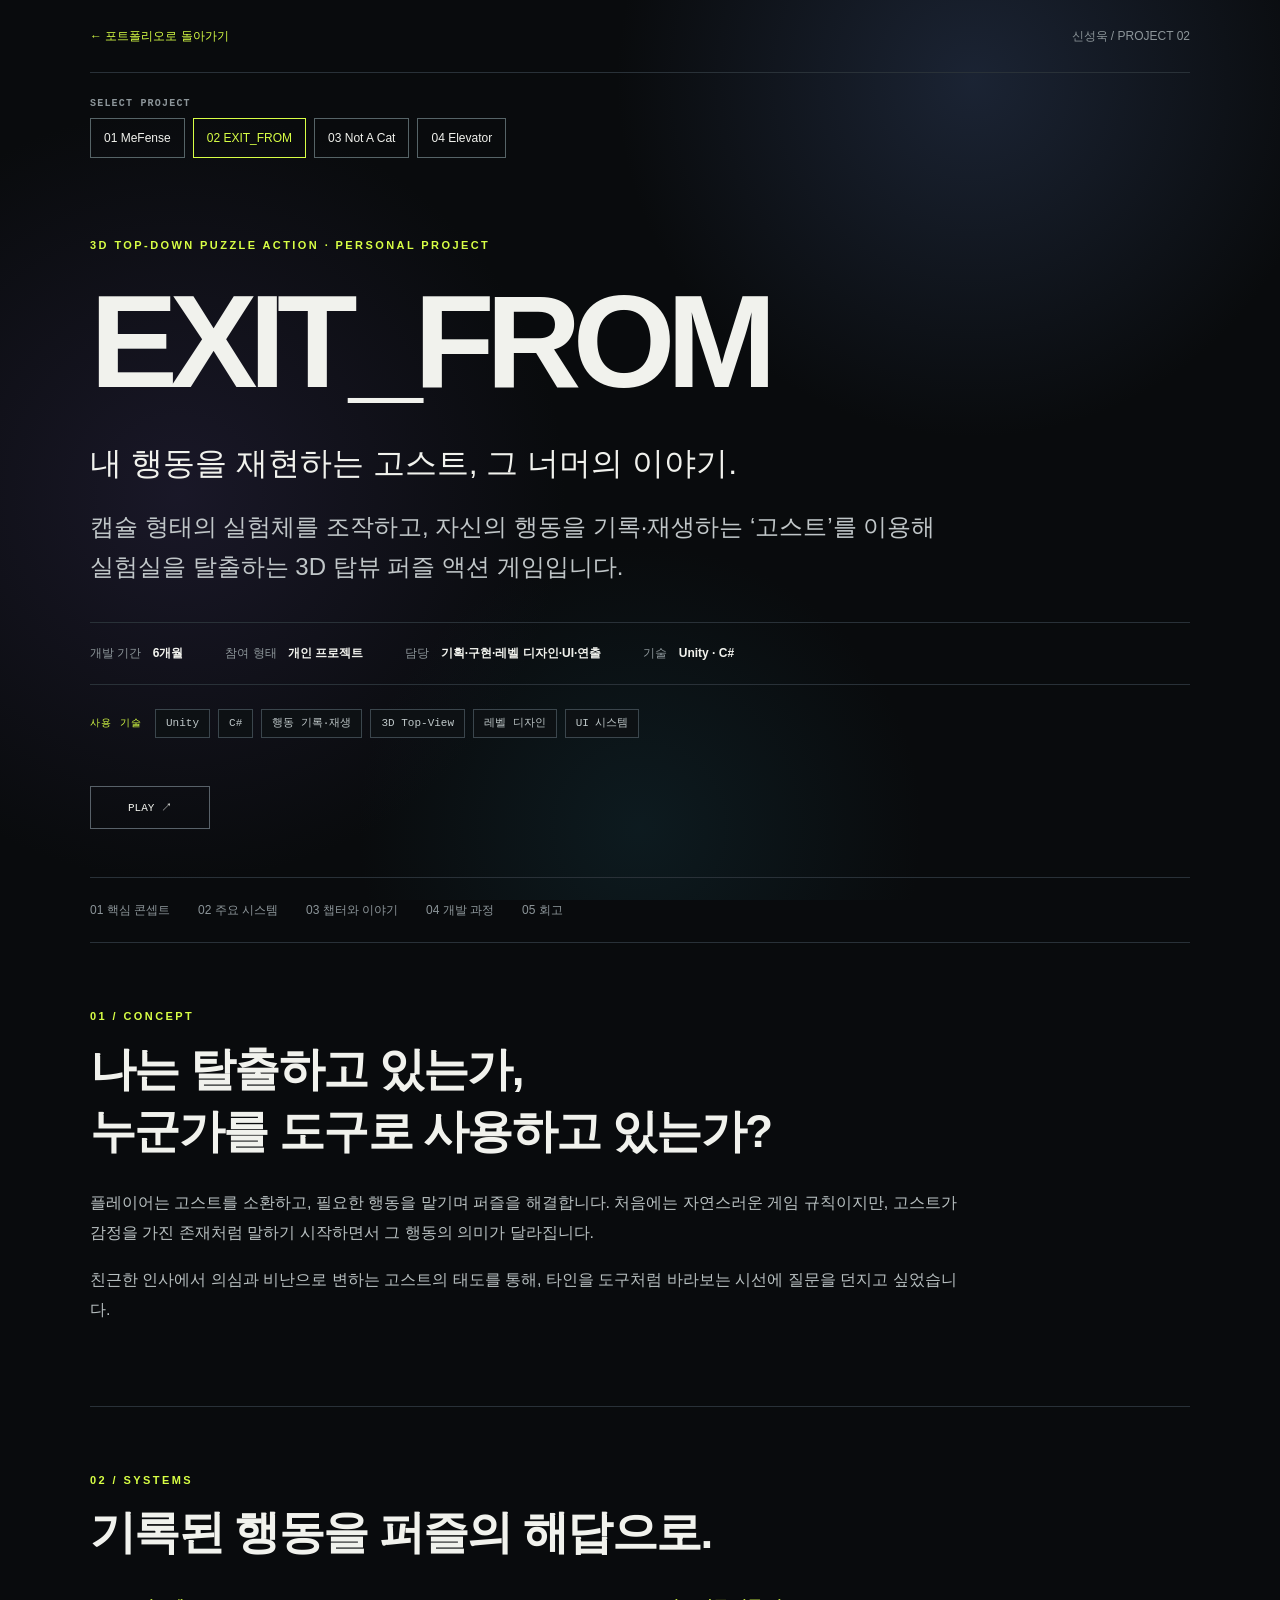
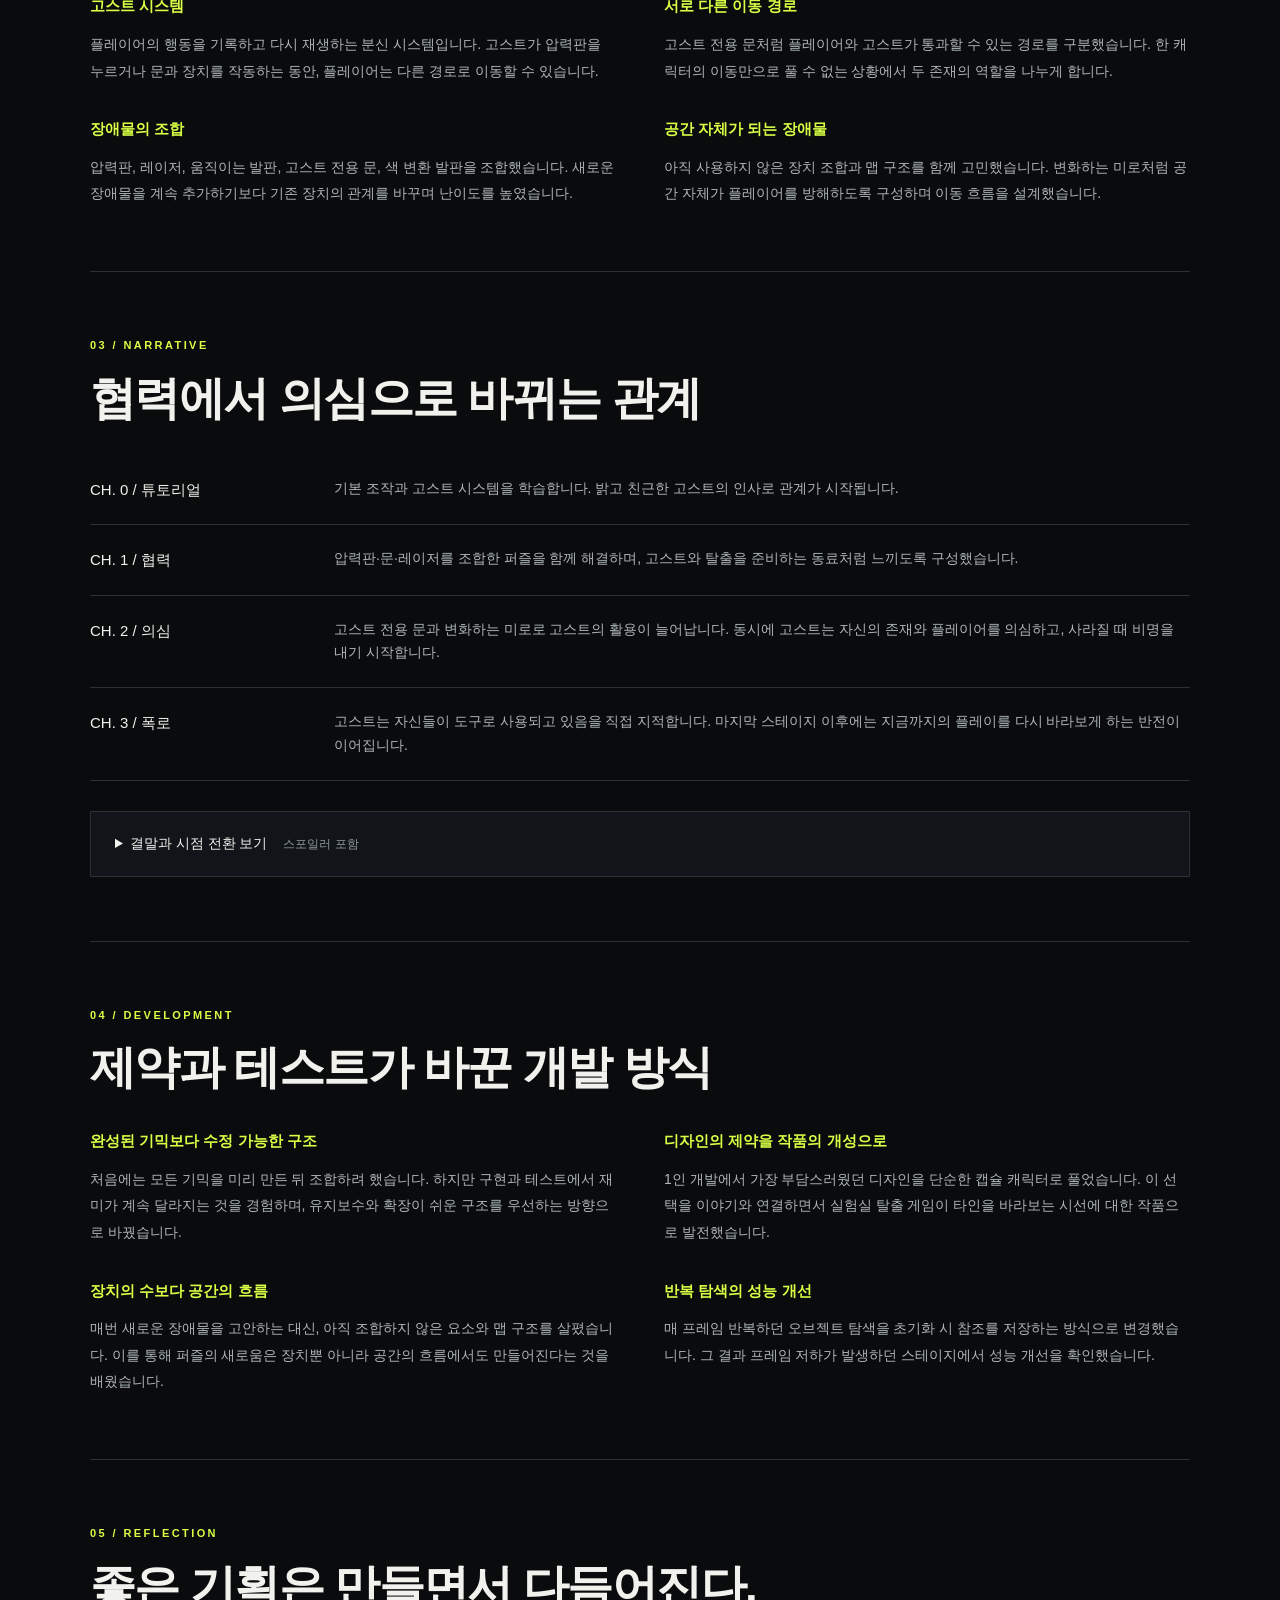
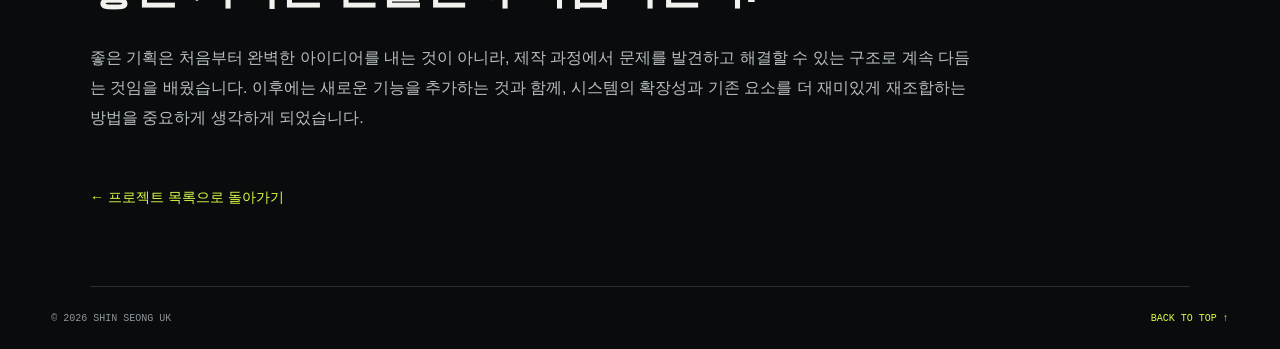
<file: exit-from.html>
<!doctype html>
<html lang="ko">
<head>
  <meta charset="utf-8">
  <meta name="viewport" content="width=device-width, initial-scale=1">
  <meta name="description" content="신성욱의 개인 프로젝트 EXIT_FROM. 행동을 재현하는 고스트를 활용한 퍼즐과 이야기, 1인 개발 과정을 소개합니다.">
  <title>EXIT_FROM — 프로젝트 상세 | 신성욱</title>
  <link rel="stylesheet" href="style.css">
</head>
<body class="detail-page">
  <header class="detail-nav">
    <a href="index.html#exit-from">← 포트폴리오로 돌아가기</a>
    <span>신성욱 / PROJECT 02</span>
  </header>
  <main class="detail-main">
    <nav class="detail-project-switcher" aria-label="프로젝트 선택"><span>SELECT PROJECT</span><a href="mefense.html">01 MeFense</a><a href="exit-from.html" aria-current="page">02 EXIT_FROM</a><a href="not-a-cat.html">03 Not A Cat</a><a href="elevator.html">04 Elevator</a></nav>
    <section class="detail-hero" aria-labelledby="detail-title">
      <p class="eyebrow">3D TOP-DOWN PUZZLE ACTION · PERSONAL PROJECT</p>
      <h1 id="detail-title">EXIT_FROM</h1>
      <p class="detail-tagline">내 행동을 재현하는 고스트, 그 너머의 이야기.</p>
      <p class="project-lead">캡슐 형태의 실험체를 조작하고, 자신의 행동을 기록·재생하는 ‘고스트’를 이용해 실험실을 탈출하는 3D 탑뷰 퍼즐 액션 게임입니다.</p>
      <div class="project-meta"><span>개발 기간 <strong>6개월</strong></span><span>참여 형태 <strong>개인 프로젝트</strong></span><span>담당 <strong>기획·구현·레벨 디자인·UI·연출</strong></span><span>기술 <strong>Unity · C#</strong></span></div>
      <div class="tech-stack" aria-label="EXIT_FROM 사용 기술"><strong>사용 기술</strong><span>Unity</span><span>C#</span><span>행동 기록·재생</span><span>3D Top-View</span><span>레벨 디자인</span><span>UI 시스템</span></div>
      <nav class="project-links" aria-label="EXIT_FROM 외부 자료">
        <a href="https://shinseonguk.itch.io/exit-from" target="_blank" rel="noopener noreferrer">PLAY ↗</a>
      </nav>
    </section>
    <nav class="detail-contents" aria-label="상세 페이지 목차">
      <a href="#concept">01 핵심 콘셉트</a><a href="#systems">02 주요 시스템</a><a href="#chapters">03 챕터와 이야기</a><a href="#development">04 개발 과정</a><a href="#reflection">05 회고</a>
    </nav>
    <section class="detail-section" id="concept">
      <p class="eyebrow">01 / CONCEPT</p>
      <h2>나는 탈출하고 있는가,<br>누군가를 도구로 사용하고 있는가?</h2>
      <p>플레이어는 고스트를 소환하고, 필요한 행동을 맡기며 퍼즐을 해결합니다. 처음에는 자연스러운 게임 규칙이지만, 고스트가 감정을 가진 존재처럼 말하기 시작하면서 그 행동의 의미가 달라집니다.</p>
      <p>친근한 인사에서 의심과 비난으로 변하는 고스트의 태도를 통해, 타인을 도구처럼 바라보는 시선에 질문을 던지고 싶었습니다.</p>
    </section>
    <section class="detail-section" id="systems">
      <p class="eyebrow">02 / SYSTEMS</p>
      <h2>기록된 행동을 퍼즐의 해답으로.</h2>
      <div class="detail-cards">
        <div><h3>고스트 시스템</h3><p>플레이어의 행동을 기록하고 다시 재생하는 분신 시스템입니다. 고스트가 압력판을 누르거나 문과 장치를 작동하는 동안, 플레이어는 다른 경로로 이동할 수 있습니다.</p></div>
        <div><h3>서로 다른 이동 경로</h3><p>고스트 전용 문처럼 플레이어와 고스트가 통과할 수 있는 경로를 구분했습니다. 한 캐릭터의 이동만으로 풀 수 없는 상황에서 두 존재의 역할을 나누게 합니다.</p></div>
        <div><h3>장애물의 조합</h3><p>압력판, 레이저, 움직이는 발판, 고스트 전용 문, 색 변환 발판을 조합했습니다. 새로운 장애물을 계속 추가하기보다 기존 장치의 관계를 바꾸며 난이도를 높였습니다.</p></div>
        <div><h3>공간 자체가 되는 장애물</h3><p>아직 사용하지 않은 장치 조합과 맵 구조를 함께 고민했습니다. 변화하는 미로처럼 공간 자체가 플레이어를 방해하도록 구성하며 이동 흐름을 설계했습니다.</p></div>
      </div>
    </section>
    <section class="detail-section" id="chapters">
      <p class="eyebrow">03 / NARRATIVE</p>
      <h2>협력에서 의심으로 바뀌는 관계</h2>
      <dl class="design-questions">
        <div><dt>CH. 0 / 튜토리얼</dt><dd>기본 조작과 고스트 시스템을 학습합니다. 밝고 친근한 고스트의 인사로 관계가 시작됩니다.</dd></div>
        <div><dt>CH. 1 / 협력</dt><dd>압력판·문·레이저를 조합한 퍼즐을 함께 해결하며, 고스트와 탈출을 준비하는 동료처럼 느끼도록 구성했습니다.</dd></div>
        <div><dt>CH. 2 / 의심</dt><dd>고스트 전용 문과 변화하는 미로로 고스트의 활용이 늘어납니다. 동시에 고스트는 자신의 존재와 플레이어를 의심하고, 사라질 때 비명을 내기 시작합니다.</dd></div>
        <div><dt>CH. 3 / 폭로</dt><dd>고스트는 자신들이 도구로 사용되고 있음을 직접 지적합니다. 마지막 스테이지 이후에는 지금까지의 플레이를 다시 바라보게 하는 반전이 이어집니다.</dd></div>
      </dl>
      <details class="story-spoiler">
        <summary>결말과 시점 전환 보기 <span>스포일러 포함</span></summary>
        <p>마지막 스테이지를 클리어하면 탑뷰에서 1인칭으로 시점이 바뀝니다. 플레이어는 실험실 안을 바라보던 진짜 관찰자였으며, 지금까지 조작한 캐릭터와 고스트는 실험 대상이었다는 사실이 드러납니다.</p>
        <p>관찰자의 손은 사람의 손이지만 다른 연구원은 여전히 캡슐처럼 보입니다. 단순한 캐릭터 형태를 통해 ‘사람을 도구로 바라보는 시선’이라는 메시지를 시각적으로 연결했습니다.</p>
      </details>
    </section>
    <section class="detail-section" id="development">
      <p class="eyebrow">04 / DEVELOPMENT</p>
      <h2>제약과 테스트가 바꾼 개발 방식</h2>
      <div class="detail-cards">
        <div><h3>완성된 기믹보다 수정 가능한 구조</h3><p>처음에는 모든 기믹을 미리 만든 뒤 조합하려 했습니다. 하지만 구현과 테스트에서 재미가 계속 달라지는 것을 경험하며, 유지보수와 확장이 쉬운 구조를 우선하는 방향으로 바꿨습니다.</p></div>
        <div><h3>디자인의 제약을 작품의 개성으로</h3><p>1인 개발에서 가장 부담스러웠던 디자인을 단순한 캡슐 캐릭터로 풀었습니다. 이 선택을 이야기와 연결하면서 실험실 탈출 게임이 타인을 바라보는 시선에 대한 작품으로 발전했습니다.</p></div>
        <div><h3>장치의 수보다 공간의 흐름</h3><p>매번 새로운 장애물을 고안하는 대신, 아직 조합하지 않은 요소와 맵 구조를 살폈습니다. 이를 통해 퍼즐의 새로움은 장치뿐 아니라 공간의 흐름에서도 만들어진다는 것을 배웠습니다.</p></div>
        <div><h3>반복 탐색의 성능 개선</h3><p>매 프레임 반복하던 오브젝트 탐색을 초기화 시 참조를 저장하는 방식으로 변경했습니다. 그 결과 프레임 저하가 발생하던 스테이지에서 성능 개선을 확인했습니다.</p></div>
      </div>
    </section>
    <section class="detail-section" id="reflection">
      <p class="eyebrow">05 / REFLECTION</p>
      <h2>좋은 기획은 만들면서 다듬어진다.</h2>
      <p>좋은 기획은 처음부터 완벽한 아이디어를 내는 것이 아니라, 제작 과정에서 문제를 발견하고 해결할 수 있는 구조로 계속 다듬는 것임을 배웠습니다. 이후에는 새로운 기능을 추가하는 것과 함께, 시스템의 확장성과 기존 요소를 더 재미있게 재조합하는 방법을 중요하게 생각하게 되었습니다.</p>
      <a class="detail-back" href="index.html#exit-from">← 프로젝트 목록으로 돌아가기</a>
    </section>
  </main>
  <footer><span>© 2026 SHIN SEONG UK</span><a href="#detail-title">BACK TO TOP ↑</a></footer>
</body>
</html>
</file>
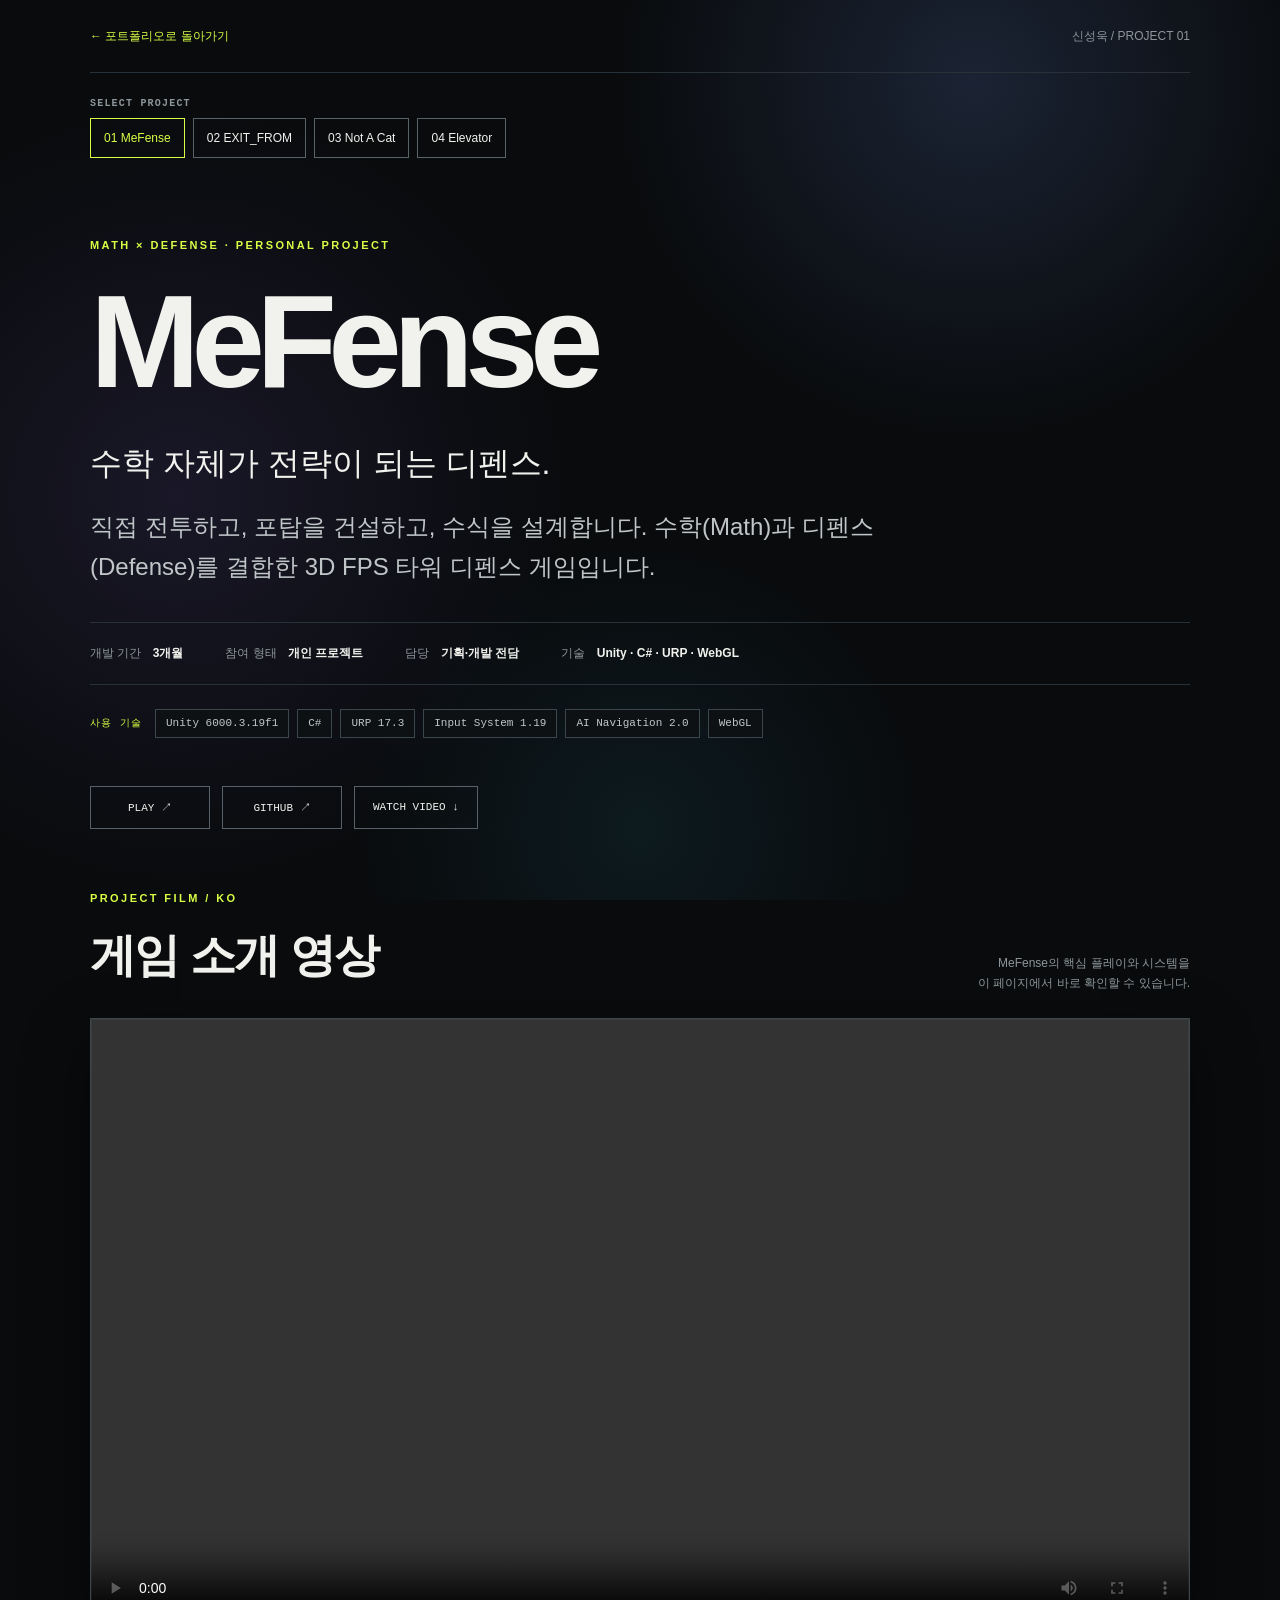
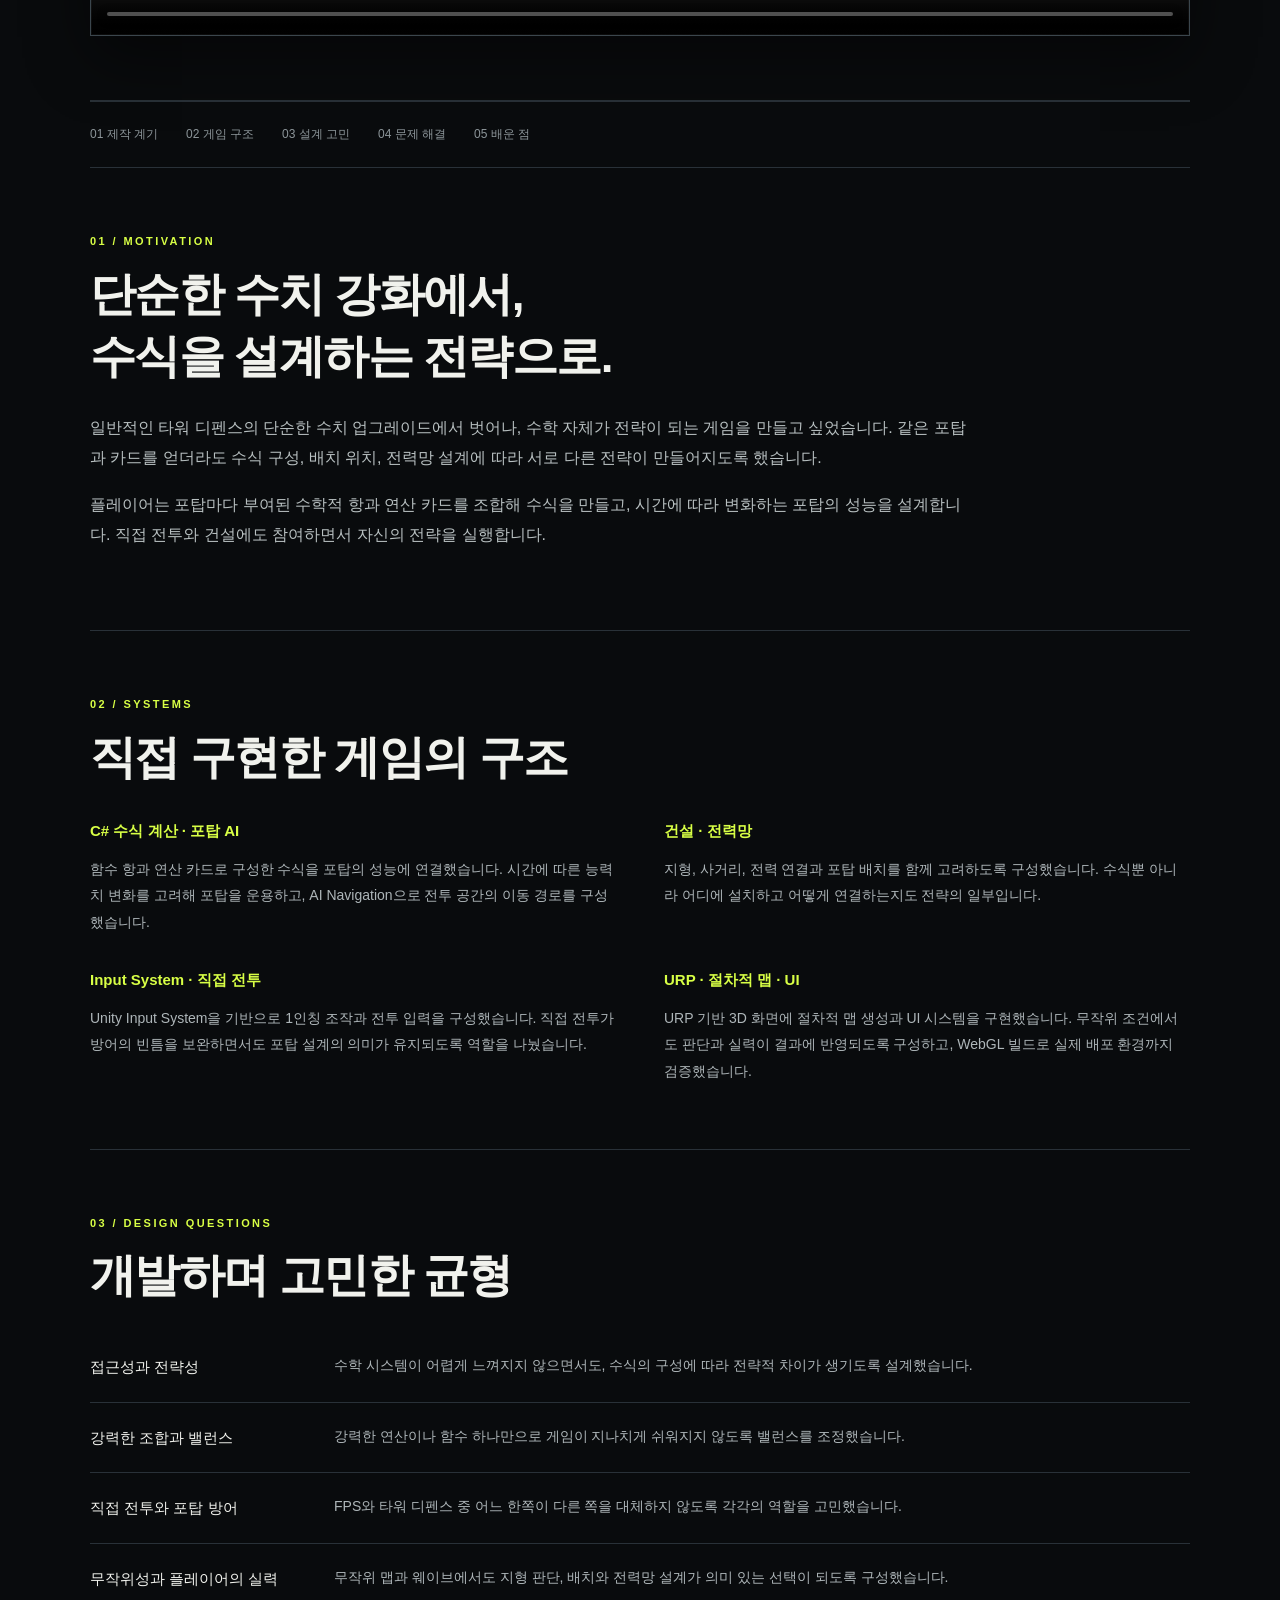
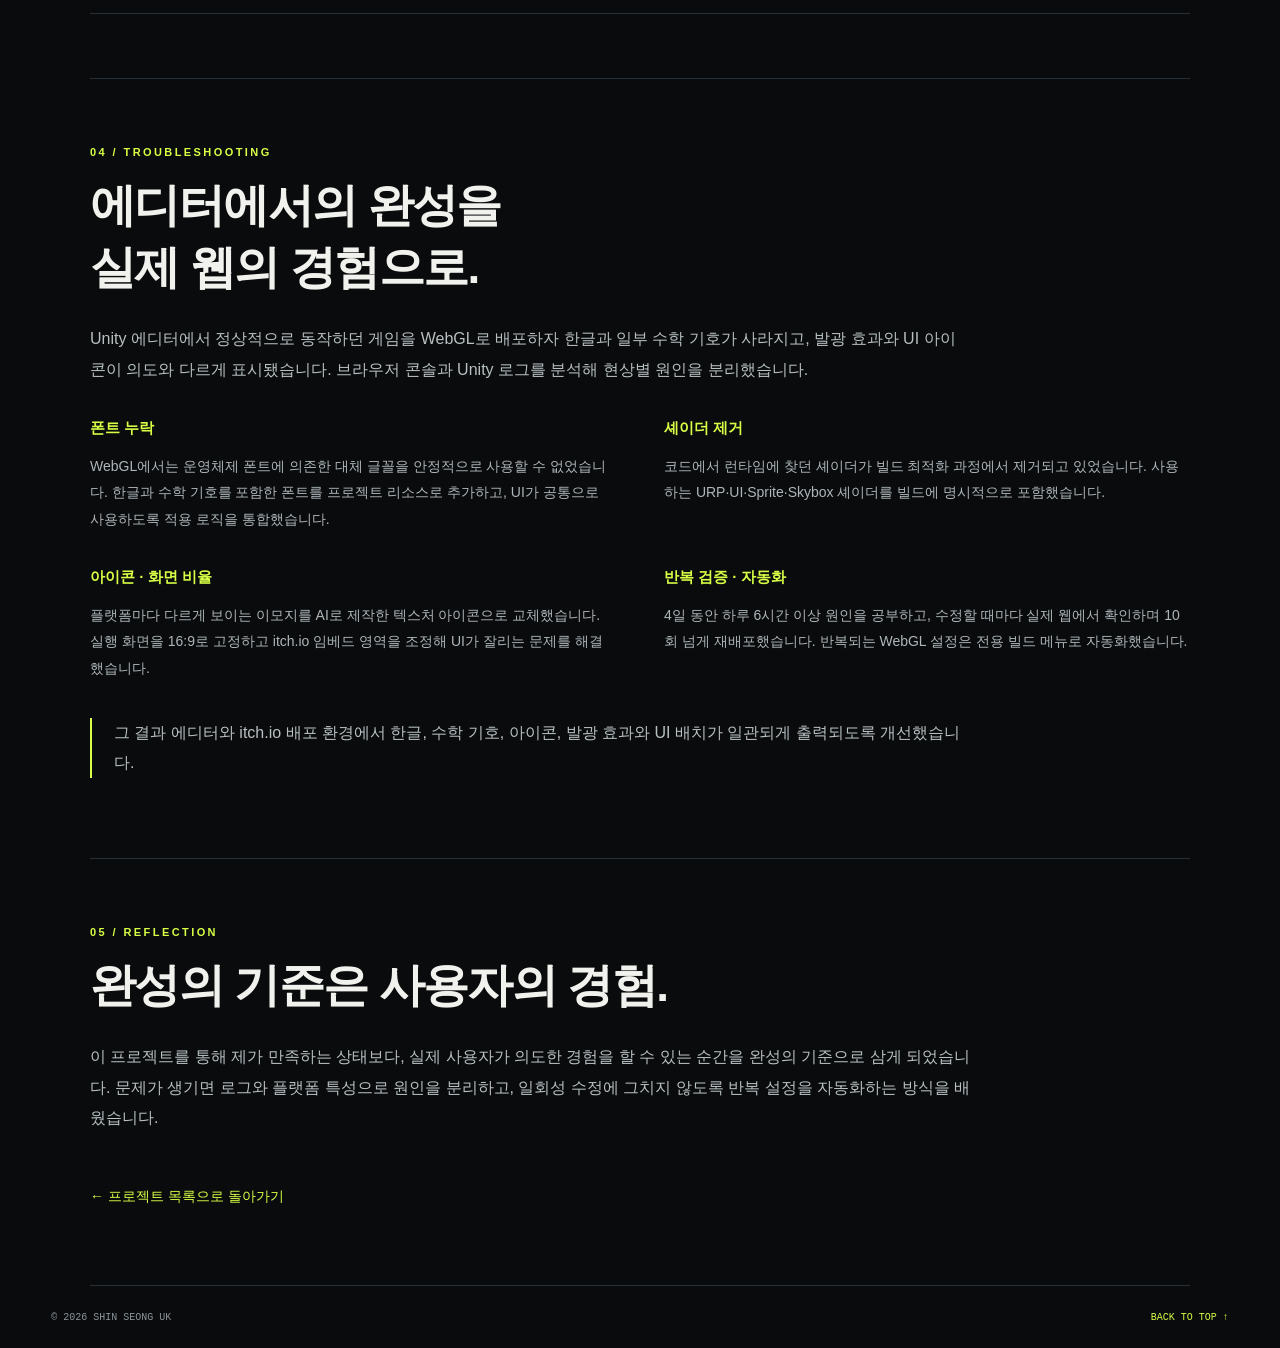
<file: mefense.html>
<!doctype html>
<html lang="ko">
<head>
  <meta charset="utf-8">
  <meta name="viewport" content="width=device-width, initial-scale=1">
  <meta name="description" content="신성욱의 개인 프로젝트 MeFense. 수학 기반 전략 설계부터 WebGL 배포 문제 해결까지의 제작 과정을 소개합니다.">
  <title>MeFense — 프로젝트 상세 | 신성욱</title>
  <link rel="stylesheet" href="style.css">
</head>
<body class="detail-page">
  <header class="detail-nav">
    <a href="index.html#mefense">← 포트폴리오로 돌아가기</a>
    <span>신성욱 / PROJECT 01</span>
  </header>
  <main class="detail-main">
    <nav class="detail-project-switcher" aria-label="프로젝트 선택"><span>SELECT PROJECT</span><a href="mefense.html" aria-current="page">01 MeFense</a><a href="exit-from.html">02 EXIT_FROM</a><a href="not-a-cat.html">03 Not A Cat</a><a href="elevator.html">04 Elevator</a></nav>
    <section class="detail-hero" aria-labelledby="detail-title">
      <p class="eyebrow">MATH × DEFENSE · PERSONAL PROJECT</p>
      <h1 id="detail-title">MeFense</h1>
      <p class="detail-tagline">수학 자체가 전략이 되는 디펜스.</p>
      <p class="project-lead">직접 전투하고, 포탑을 건설하고, 수식을 설계합니다. 수학(Math)과 디펜스(Defense)를 결합한 3D FPS 타워 디펜스 게임입니다.</p>
      <div class="project-meta"><span>개발 기간 <strong>3개월</strong></span><span>참여 형태 <strong>개인 프로젝트</strong></span><span>담당 <strong>기획·개발 전담</strong></span><span>기술 <strong>Unity · C# · URP · WebGL</strong></span></div>
      <div class="tech-stack" aria-label="MeFense 사용 기술"><strong>사용 기술</strong><span>Unity 6000.3.19f1</span><span>C#</span><span>URP 17.3</span><span>Input System 1.19</span><span>AI Navigation 2.0</span><span>WebGL</span></div>
      <nav class="project-links" aria-label="MeFense 외부 자료">
        <a href="https://shinseonguk.itch.io/mefense" target="_blank" rel="noopener noreferrer">PLAY ↗</a>
        <a href="https://github.com/shin-seong-yuk/MeFense" target="_blank" rel="noopener noreferrer">GITHUB ↗</a>
        <a href="#intro-video">WATCH VIDEO ↓</a>
      </nav>
    </section>
    <section class="detail-video" id="intro-video" aria-labelledby="intro-video-title">
      <div class="detail-video-heading"><div><p class="eyebrow">PROJECT FILM / KO</p><h2 id="intro-video-title">게임 소개 영상</h2></div><p>MeFense의 핵심 플레이와 시스템을<br>이 페이지에서 바로 확인할 수 있습니다.</p></div>
      <div class="project-video-frame">
        <video controls playsinline preload="metadata" aria-label="MeFense 한국어 소개 영상">
          <source src="assets/video/mefense-intro-ko.mp4" type="video/mp4">
          이 브라우저에서는 영상을 재생할 수 없습니다. <a href="assets/video/mefense-intro-ko.mp4">영상 파일을 직접 열어주세요.</a>
        </video>
      </div>
    </section>
    <nav class="detail-contents" aria-label="상세 페이지 목차">
      <a href="#motivation">01 제작 계기</a><a href="#systems">02 게임 구조</a><a href="#design">03 설계 고민</a><a href="#webgl">04 문제 해결</a><a href="#reflection">05 배운 점</a>
    </nav>
    <section class="detail-section" id="motivation">
      <p class="eyebrow">01 / MOTIVATION</p>
      <h2>단순한 수치 강화에서,<br>수식을 설계하는 전략으로.</h2>
      <p>일반적인 타워 디펜스의 단순한 수치 업그레이드에서 벗어나, 수학 자체가 전략이 되는 게임을 만들고 싶었습니다. 같은 포탑과 카드를 얻더라도 수식 구성, 배치 위치, 전력망 설계에 따라 서로 다른 전략이 만들어지도록 했습니다.</p>
      <p>플레이어는 포탑마다 부여된 수학적 항과 연산 카드를 조합해 수식을 만들고, 시간에 따라 변화하는 포탑의 성능을 설계합니다. 직접 전투와 건설에도 참여하면서 자신의 전략을 실행합니다.</p>
    </section>
    <section class="detail-section" id="systems">
      <p class="eyebrow">02 / SYSTEMS</p>
      <h2>직접 구현한 게임의 구조</h2>
      <div class="detail-cards">
        <div><h3>C# 수식 계산 · 포탑 AI</h3><p>함수 항과 연산 카드로 구성한 수식을 포탑의 성능에 연결했습니다. 시간에 따른 능력치 변화를 고려해 포탑을 운용하고, AI Navigation으로 전투 공간의 이동 경로를 구성했습니다.</p></div>
        <div><h3>건설 · 전력망</h3><p>지형, 사거리, 전력 연결과 포탑 배치를 함께 고려하도록 구성했습니다. 수식뿐 아니라 어디에 설치하고 어떻게 연결하는지도 전략의 일부입니다.</p></div>
        <div><h3>Input System · 직접 전투</h3><p>Unity Input System을 기반으로 1인칭 조작과 전투 입력을 구성했습니다. 직접 전투가 방어의 빈틈을 보완하면서도 포탑 설계의 의미가 유지되도록 역할을 나눴습니다.</p></div>
        <div><h3>URP · 절차적 맵 · UI</h3><p>URP 기반 3D 화면에 절차적 맵 생성과 UI 시스템을 구현했습니다. 무작위 조건에서도 판단과 실력이 결과에 반영되도록 구성하고, WebGL 빌드로 실제 배포 환경까지 검증했습니다.</p></div>
      </div>
    </section>
    <section class="detail-section" id="design">
      <p class="eyebrow">03 / DESIGN QUESTIONS</p>
      <h2>개발하며 고민한 균형</h2>
      <dl class="design-questions">
        <div><dt>접근성과 전략성</dt><dd>수학 시스템이 어렵게 느껴지지 않으면서도, 수식의 구성에 따라 전략적 차이가 생기도록 설계했습니다.</dd></div>
        <div><dt>강력한 조합과 밸런스</dt><dd>강력한 연산이나 함수 하나만으로 게임이 지나치게 쉬워지지 않도록 밸런스를 조정했습니다.</dd></div>
        <div><dt>직접 전투와 포탑 방어</dt><dd>FPS와 타워 디펜스 중 어느 한쪽이 다른 쪽을 대체하지 않도록 각각의 역할을 고민했습니다.</dd></div>
        <div><dt>무작위성과 플레이어의 실력</dt><dd>무작위 맵과 웨이브에서도 지형 판단, 배치와 전력망 설계가 의미 있는 선택이 되도록 구성했습니다.</dd></div>
      </dl>
    </section>
    <section class="detail-section" id="webgl">
      <p class="eyebrow">04 / TROUBLESHOOTING</p>
      <h2>에디터에서의 완성을<br>실제 웹의 경험으로.</h2>
      <p>Unity 에디터에서 정상적으로 동작하던 게임을 WebGL로 배포하자 한글과 일부 수학 기호가 사라지고, 발광 효과와 UI 아이콘이 의도와 다르게 표시됐습니다. 브라우저 콘솔과 Unity 로그를 분석해 현상별 원인을 분리했습니다.</p>
      <div class="detail-cards">
        <div><h3>폰트 누락</h3><p>WebGL에서는 운영체제 폰트에 의존한 대체 글꼴을 안정적으로 사용할 수 없었습니다. 한글과 수학 기호를 포함한 폰트를 프로젝트 리소스로 추가하고, UI가 공통으로 사용하도록 적용 로직을 통합했습니다.</p></div>
        <div><h3>셰이더 제거</h3><p>코드에서 런타임에 찾던 셰이더가 빌드 최적화 과정에서 제거되고 있었습니다. 사용하는 URP·UI·Sprite·Skybox 셰이더를 빌드에 명시적으로 포함했습니다.</p></div>
        <div><h3>아이콘 · 화면 비율</h3><p>플랫폼마다 다르게 보이는 이모지를 AI로 제작한 텍스처 아이콘으로 교체했습니다. 실행 화면을 16:9로 고정하고 itch.io 임베드 영역을 조정해 UI가 잘리는 문제를 해결했습니다.</p></div>
        <div><h3>반복 검증 · 자동화</h3><p>4일 동안 하루 6시간 이상 원인을 공부하고, 수정할 때마다 실제 웹에서 확인하며 10회 넘게 재배포했습니다. 반복되는 WebGL 설정은 전용 빌드 메뉴로 자동화했습니다.</p></div>
      </div>
      <p class="detail-result">그 결과 에디터와 itch.io 배포 환경에서 한글, 수학 기호, 아이콘, 발광 효과와 UI 배치가 일관되게 출력되도록 개선했습니다.</p>
    </section>
    <section class="detail-section" id="reflection">
      <p class="eyebrow">05 / REFLECTION</p>
      <h2>완성의 기준은 사용자의 경험.</h2>
      <p>이 프로젝트를 통해 제가 만족하는 상태보다, 실제 사용자가 의도한 경험을 할 수 있는 순간을 완성의 기준으로 삼게 되었습니다. 문제가 생기면 로그와 플랫폼 특성으로 원인을 분리하고, 일회성 수정에 그치지 않도록 반복 설정을 자동화하는 방식을 배웠습니다.</p>
      <a class="detail-back" href="index.html#mefense">← 프로젝트 목록으로 돌아가기</a>
    </section>
  </main>
  <footer><span>© 2026 SHIN SEONG UK</span><a href="#detail-title">BACK TO TOP ↑</a></footer>
</body>
</html>
</file>
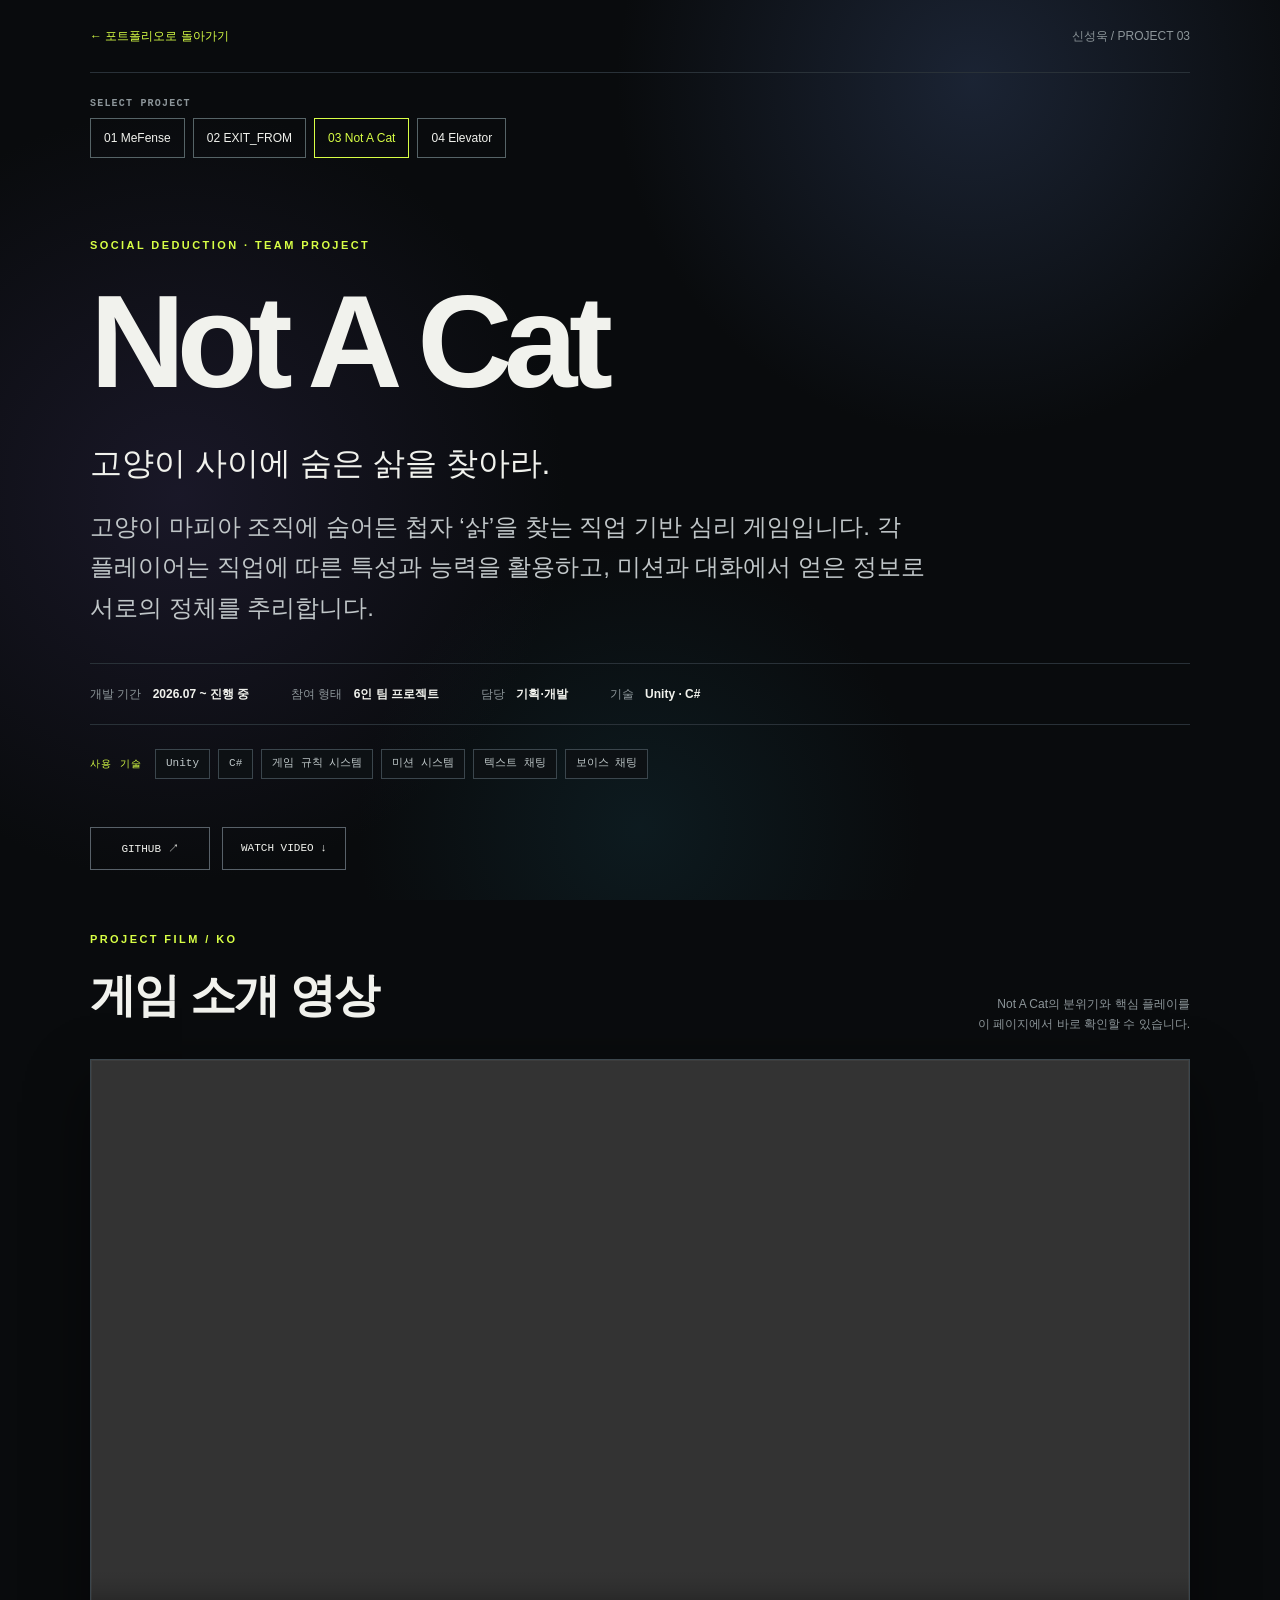
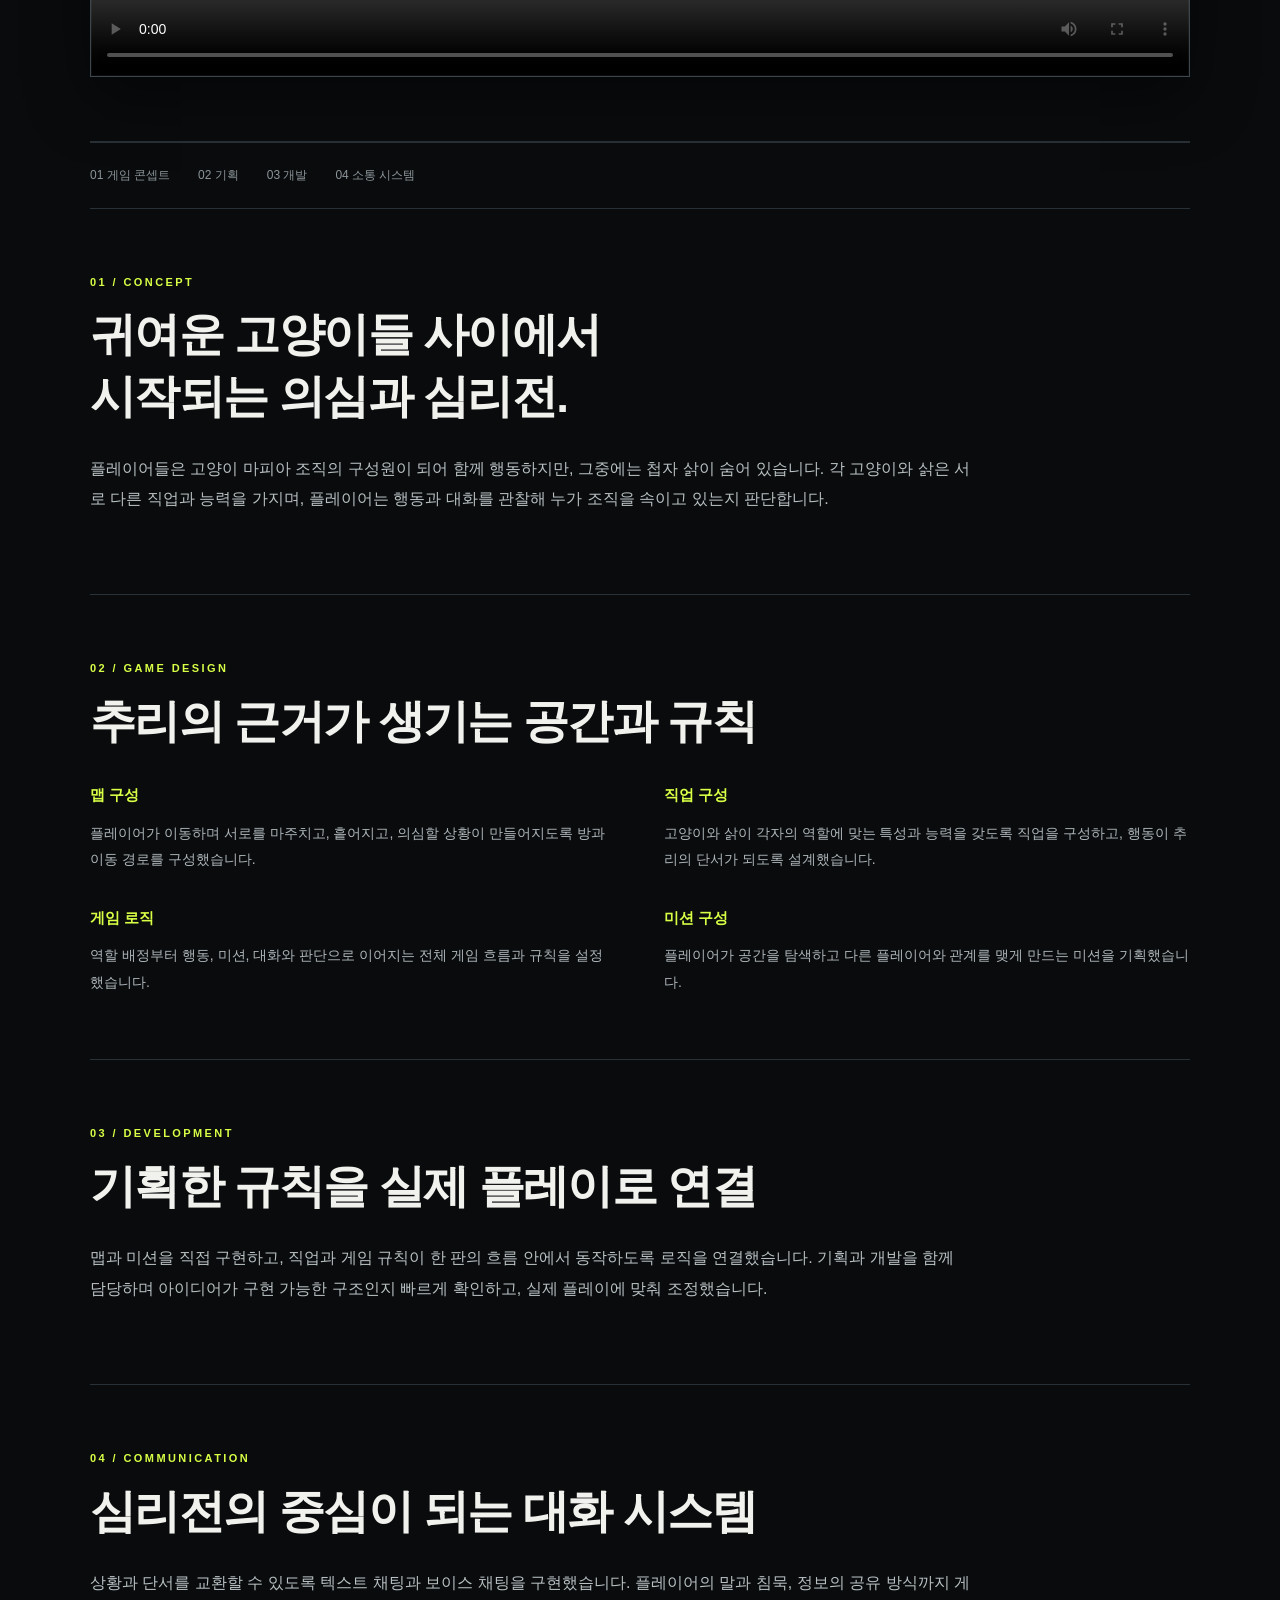
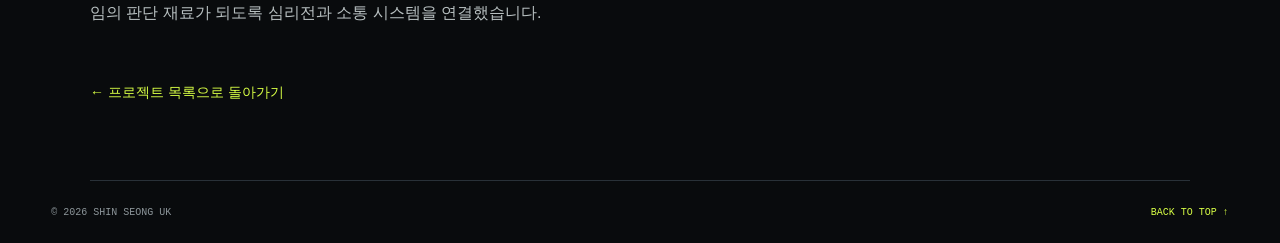
<file: not-a-cat.html>
<!doctype html>
<html lang="ko">
<head>
  <meta charset="utf-8">
  <meta name="viewport" content="width=device-width, initial-scale=1">
  <meta name="description" content="신성욱이 기획과 개발로 참여한 팀 프로젝트 Not A Cat. 직업, 미션, 맵과 채팅 시스템을 소개합니다.">
  <title>Not A Cat — 프로젝트 상세 | 신성욱</title>
  <link rel="stylesheet" href="style.css">
</head>
<body class="detail-page">
  <header class="detail-nav"><a href="index.html#not-a-cat">← 포트폴리오로 돌아가기</a><span>신성욱 / PROJECT 03</span></header>
  <main class="detail-main">
    <nav class="detail-project-switcher" aria-label="프로젝트 선택"><span>SELECT PROJECT</span><a href="mefense.html">01 MeFense</a><a href="exit-from.html">02 EXIT_FROM</a><a href="not-a-cat.html" aria-current="page">03 Not A Cat</a><a href="elevator.html">04 Elevator</a></nav>
    <section class="detail-hero" aria-labelledby="detail-title">
      <p class="eyebrow">SOCIAL DEDUCTION · TEAM PROJECT</p>
      <h1 id="detail-title">Not A Cat</h1>
      <p class="detail-tagline">고양이 사이에 숨은 삵을 찾아라.</p>
      <p class="project-lead">고양이 마피아 조직에 숨어든 첩자 ‘삵’을 찾는 직업 기반 심리 게임입니다. 각 플레이어는 직업에 따른 특성과 능력을 활용하고, 미션과 대화에서 얻은 정보로 서로의 정체를 추리합니다.</p>
      <div class="project-meta"><span>개발 기간 <strong>2026.07 ~ 진행 중</strong></span><span>참여 형태 <strong>6인 팀 프로젝트</strong></span><span>담당 <strong>기획·개발</strong></span><span>기술 <strong>Unity · C#</strong></span></div>
      <div class="tech-stack" aria-label="Not A Cat 사용 기술"><strong>사용 기술</strong><span>Unity</span><span>C#</span><span>게임 규칙 시스템</span><span>미션 시스템</span><span>텍스트 채팅</span><span>보이스 채팅</span></div>
      <nav class="project-links" aria-label="Not A Cat 외부 자료"><a href="https://github.com/Apptive-Game-Team/mafia" target="_blank" rel="noopener noreferrer">GITHUB ↗</a><a href="#intro-video">WATCH VIDEO ↓</a></nav>
    </section>
    <section class="detail-video" id="intro-video" aria-labelledby="intro-video-title">
      <div class="detail-video-heading"><div><p class="eyebrow">PROJECT FILM / KO</p><h2 id="intro-video-title">게임 소개 영상</h2></div><p>Not A Cat의 분위기와 핵심 플레이를<br>이 페이지에서 바로 확인할 수 있습니다.</p></div>
      <div class="project-video-frame"><video controls playsinline preload="metadata" aria-label="Not A Cat 게임 소개 영상"><source src="assets/video/not-a-cat-intro-ko.mp4" type="video/mp4">이 브라우저에서는 영상을 재생할 수 없습니다. <a href="assets/video/not-a-cat-intro-ko.mp4">영상 파일을 직접 열어주세요.</a></video></div>
    </section>
    <nav class="detail-contents" aria-label="상세 페이지 목차"><a href="#concept">01 게임 콘셉트</a><a href="#planning">02 기획</a><a href="#development">03 개발</a><a href="#communication">04 소통 시스템</a></nav>
    <section class="detail-section" id="concept">
      <p class="eyebrow">01 / CONCEPT</p><h2>귀여운 고양이들 사이에서<br>시작되는 의심과 심리전.</h2>
      <p>플레이어들은 고양이 마피아 조직의 구성원이 되어 함께 행동하지만, 그중에는 첩자 삵이 숨어 있습니다. 각 고양이와 삵은 서로 다른 직업과 능력을 가지며, 플레이어는 행동과 대화를 관찰해 누가 조직을 속이고 있는지 판단합니다.</p>
    </section>
    <section class="detail-section" id="planning">
      <p class="eyebrow">02 / GAME DESIGN</p><h2>추리의 근거가 생기는 공간과 규칙</h2>
      <div class="detail-cards">
        <div><h3>맵 구성</h3><p>플레이어가 이동하며 서로를 마주치고, 흩어지고, 의심할 상황이 만들어지도록 방과 이동 경로를 구성했습니다.</p></div>
        <div><h3>직업 구성</h3><p>고양이와 삵이 각자의 역할에 맞는 특성과 능력을 갖도록 직업을 구성하고, 행동이 추리의 단서가 되도록 설계했습니다.</p></div>
        <div><h3>게임 로직</h3><p>역할 배정부터 행동, 미션, 대화와 판단으로 이어지는 전체 게임 흐름과 규칙을 설정했습니다.</p></div>
        <div><h3>미션 구성</h3><p>플레이어가 공간을 탐색하고 다른 플레이어와 관계를 맺게 만드는 미션을 기획했습니다.</p></div>
      </div>
    </section>
    <section class="detail-section" id="development">
      <p class="eyebrow">03 / DEVELOPMENT</p><h2>기획한 규칙을 실제 플레이로 연결</h2>
      <p>맵과 미션을 직접 구현하고, 직업과 게임 규칙이 한 판의 흐름 안에서 동작하도록 로직을 연결했습니다. 기획과 개발을 함께 담당하며 아이디어가 구현 가능한 구조인지 빠르게 확인하고, 실제 플레이에 맞춰 조정했습니다.</p>
    </section>
    <section class="detail-section" id="communication">
      <p class="eyebrow">04 / COMMUNICATION</p><h2>심리전의 중심이 되는 대화 시스템</h2>
      <p>상황과 단서를 교환할 수 있도록 텍스트 채팅과 보이스 채팅을 구현했습니다. 플레이어의 말과 침묵, 정보의 공유 방식까지 게임의 판단 재료가 되도록 심리전과 소통 시스템을 연결했습니다.</p>
      <a class="detail-back" href="index.html#not-a-cat">← 프로젝트 목록으로 돌아가기</a>
    </section>
  </main>
  <footer><span>© 2026 SHIN SEONG UK</span><a href="#detail-title">BACK TO TOP ↑</a></footer>
</body>
</html>
</file>
<file: style.css>
:root{--bg:#090b0d;--panel:#111519;--ink:#f1f2ed;--muted:#8d969a;--line:#293138;--acid:#d8ff45;--orange:#ff6b35;--cyan:#56d8ff}*{box-sizing:border-box}html{scroll-behavior:smooth}body{margin:0;background:var(--bg);color:var(--ink);font-family:"Malgun Gothic","Apple SD Gothic Neo",sans-serif;line-height:1.7}button,a{font:inherit}a{color:inherit}.hero{min-height:100vh;padding:70px max(5vw,24px) 56px;text-align:center;background:radial-gradient(circle at 50% 35%,#20262a 0,#0e1114 36%,#090b0d 70%);overflow:hidden}.hero-kicker,.eyebrow{margin:0;color:var(--acid);font-size:11px;font-weight:800;letter-spacing:.22em}.hero h1{margin:10px 0 0;font-size:clamp(64px,11vw,150px);line-height:.95;letter-spacing:-.08em}.hero-subtitle{margin:22px auto 36px;color:#b6bec1;font-size:clamp(15px,2vw,20px)}.portrait{width:min(340px,80vw);margin:0 auto}.portrait-placeholder{aspect-ratio:4/5;display:grid;place-content:center;gap:8px;border:1px solid #39434a;background:linear-gradient(145deg,#1e252a,#0c0f12);box-shadow:0 26px 70px #0008;color:#68747a}.portrait-placeholder span{font-size:12px;letter-spacing:.25em}.portrait-placeholder small{font-size:12px}.portrait figcaption{margin-top:12px;color:var(--muted);font-size:12px}.loadout{max-width:1100px;margin:62px auto 0}.section-label{display:grid;grid-template-columns:40px 1fr auto;align-items:end;gap:16px;padding-bottom:16px;border-bottom:1px solid var(--line);text-align:left}.section-label>span{color:var(--acid);font-size:12px}.section-label h2{margin:0;font-size:20px}.section-label p{margin:0;color:var(--muted);font-size:12px}.weapon-list{display:grid;grid-template-columns:repeat(5,1fr);gap:8px;margin-top:12px}.weapon{min-height:124px;padding:18px 10px;border:1px solid var(--line);background:#0c0f12;color:var(--ink);cursor:pointer;transition:.18s ease}.weapon:hover,.weapon:focus-visible{border-color:#778086;transform:translateY(-3px)}.weapon.is-selected{border-color:var(--acid);background:#171d12;box-shadow:inset 0 -3px var(--acid)}.weapon-icon{display:block;height:42px;font:32px/1 monospace;color:var(--acid)}.weapon strong,.weapon small{display:block}.weapon strong{font-size:14px}.weapon small{margin-top:4px;color:var(--muted);font-size:9px;letter-spacing:.18em}.range-section{padding:90px max(4vw,20px);background:#d9ddd8;color:#0a0c0e}.range-heading{display:flex;justify-content:space-between;align-items:end;max-width:1400px;margin:0 auto 22px}.range-heading h2{margin:5px 0 0;font-size:clamp(34px,5vw,70px);line-height:1}.range-heading>p{margin:0;text-align:right;font-size:13px}.range{position:relative;max-width:1400px;height:min(72vw,720px);min-height:480px;margin:auto;overflow:hidden;border:8px solid #0a0c0e;background:#b8c8ca;cursor:none;user-select:none;isolation:isolate}.range-sky{position:absolute;inset:0 0 38%;background:linear-gradient(#809da4,#d3dddd)}.range-horizon{position:absolute;inset:40% 0 28%;background:repeating-linear-gradient(90deg,#465457 0 3px,transparent 3px 15%),linear-gradient(#647377,#3e4a4d);clip-path:polygon(0 34%,9% 0,20% 29%,32% 4%,45% 30%,60% 0,72% 31%,85% 6%,100% 27%,100% 100%,0 100%)}.range-floor{position:absolute;inset:62% 0 0;background:linear-gradient(#8f8b77,#49473f)}.range-lines{position:absolute;inset:62% -20% 0;background:repeating-linear-gradient(90deg,transparent 0 12%,#c9c29d55 12.2% 12.5%,transparent 12.7% 25%),repeating-linear-gradient(0deg,transparent 0 24%,#c9c29d44 24.5% 25%);transform:perspective(280px) rotateX(50deg);transform-origin:top}.range-hud{position:absolute;z-index:7;inset:18px 20px auto;display:flex;justify-content:space-between;color:#fff;font:700 11px/1 monospace;letter-spacing:.14em;text-shadow:0 2px 4px #000}.target{position:absolute;z-index:4;bottom:16%;width:21%;padding:0;border:0;background:none;color:#f2f0e6;cursor:none;filter:drop-shadow(0 18px 12px #0007);transition:transform .12s}.target-one{left:8%}.target-two{left:39.5%}.target-three{right:8%}.target-board{position:relative;display:flex;min-height:150px;flex-direction:column;align-items:center;justify-content:center;padding:20px 10px;border:7px solid #2d3433;background:repeating-linear-gradient(135deg,#e5dfc5 0 14px,#d0c8a8 14px 28px);clip-path:polygon(12% 0,88% 0,100% 18%,100% 82%,88% 100%,12% 100%,0 82%,0 18%);color:#101313}.target-board:after{content:"";position:absolute;inset:18px;border:2px solid #3338;border-radius:50%}.target-board>*{z-index:1}.target-board b{font:12px monospace}.target-board strong{font-size:clamp(17px,2.2vw,34px);line-height:1.2}.target-board small{font-size:10px}.target-post{display:block;width:12px;height:115px;margin:auto;background:#343938}.target.is-hit{animation:target-hit .5s ease}.crosshair{position:absolute;z-index:10;width:52px;height:52px;left:50%;top:50%;pointer-events:none;transform:translate(-50%,-50%);border:2px solid #fff;border-radius:50%;filter:drop-shadow(0 1px 2px #000);transition:opacity .15s}.crosshair:before,.crosshair:after{content:"";position:absolute;background:#fff}.crosshair:before{width:72px;height:2px;left:-12px;top:23px}.crosshair:after{width:2px;height:72px;left:23px;top:-12px}.crosshair i{position:absolute;width:5px;height:5px;left:21.5px;top:21.5px;border-radius:50%;background:var(--acid)}.range:not(:hover) .crosshair{opacity:0}.range-guide{position:absolute;z-index:8;bottom:13px;left:50%;transform:translateX(-50%);margin:0;color:#fff;font:10px monospace;letter-spacing:.14em;text-shadow:0 2px 4px #000;white-space:nowrap}.effects{position:absolute;inset:0;z-index:9;pointer-events:none}.fx{position:absolute;left:var(--x);top:var(--y);transform:translate(-50%,-50%)}.fx.gun{width:18px;height:18px;border:4px solid #fff;border-radius:50%;box-shadow:0 0 24px 10px #ffcf62;animation:burst .36s ease-out forwards}.fx.sword{width:130px;height:14px;background:linear-gradient(90deg,transparent,#fff,#8de8ff,transparent);transform:translate(-50%,-50%) rotate(-45deg);animation:slash .38s ease-out forwards}.fx.bow,.fx.dagger{width:100px;height:3px;background:linear-gradient(90deg,transparent,var(--acid));animation:projectile .42s ease-out forwards}.fx.bow:after,.fx.dagger:after{content:"";position:absolute;right:-4px;top:-4px;border-left:12px solid var(--acid);border-top:5px solid transparent;border-bottom:5px solid transparent}.fx.staff{width:30px;height:30px;border-radius:50%;box-shadow:0 0 0 10px #8c5bff99,0 0 45px 25px #62d9ff;animation:magic .55s ease-out forwards}.projects{background:var(--bg)}.project{display:grid;grid-template-columns:180px 1fr;gap:50px;max-width:1200px;margin:auto;padding:120px 30px;border-bottom:1px solid var(--line);scroll-margin-top:20px}.project:target{background:linear-gradient(90deg,#141b12,transparent)}.project-index{color:var(--acid);font:11px monospace;letter-spacing:.18em}.project-main h2{margin:8px 0 24px;font-size:clamp(48px,8vw,100px);line-height:1;letter-spacing:-.065em}.project-lead{max-width:850px;margin:0;color:#c0c6c8;font-size:clamp(17px,2vw,24px)}.project-meta{display:flex;flex-wrap:wrap;gap:14px 42px;margin-top:34px;padding:20px 0;border-block:1px solid var(--line);color:var(--muted);font-size:12px}.project-meta strong{margin-left:8px;color:var(--ink)}.project-grid{display:grid;grid-template-columns:1fr 1fr;gap:60px;margin-top:48px}.project-grid h3{margin:0 0 12px;color:var(--acid);font-size:13px}.project-grid p,.project-grid ul{margin:0;color:#aeb6b9;font-size:14px}.project-grid ul{padding-left:19px}.project-links{display:flex;gap:12px;margin-top:48px}.project-links a{min-width:120px;padding:13px 18px;border:1px solid #586169;color:var(--ink);font:11px monospace;text-align:center;text-decoration:none}.project-links a:hover{border-color:var(--acid);color:var(--acid)}.about{min-height:80vh;align-items:center}footer{display:flex;justify-content:space-between;padding:26px max(4vw,24px);color:var(--muted);font:10px monospace}footer a{color:var(--acid);text-decoration:none}@keyframes target-hit{0%,100%{transform:rotate(0)}25%{transform:rotate(-3deg) scale(.97)}65%{transform:rotate(2deg)}}@keyframes burst{to{opacity:0;transform:translate(-50%,-50%) scale(3)}}@keyframes slash{to{opacity:0;transform:translate(-50%,-50%) rotate(-45deg) scaleX(1.8)}}@keyframes projectile{from{transform:translate(-180px,-50%)}to{opacity:0;transform:translate(-50%,-50%)}}@keyframes magic{to{opacity:0;transform:translate(-50%,-50%) scale(4)}}@media(max-width:760px){.hero{padding-top:50px}.hero h1{font-size:72px}.section-label{grid-template-columns:30px 1fr}.section-label p{display:none}.weapon-list{grid-template-columns:repeat(5,minmax(62px,1fr));overflow-x:auto}.weapon{min-height:100px;padding:12px 5px}.weapon-icon{font-size:24px}.range-section{padding:60px 12px}.range-heading{align-items:start}.range-heading>p{font-size:11px}.range{height:520px;border-width:5px}.target{width:29%;bottom:17%}.target-one{left:2%}.target-two{left:35.5%}.target-three{right:2%}.target-board{min-height:120px;border-width:4px}.target-board small{display:none}.target-board:after{inset:10px}.target-post{height:100px}.project{grid-template-columns:1fr;gap:22px;padding:85px 24px}.project-main h2{font-size:54px}.project-grid{grid-template-columns:1fr;gap:32px}.project-links{flex-wrap:wrap}}
@media(prefers-reduced-motion:reduce){html{scroll-behavior:auto}*,*:before,*:after{animation-duration:.01ms!important;transition:none!important}}

/* Profile photo and About Me share the project column alignment. */
html {scroll-padding-top:78px}
::selection {background:#d8ff45;color:#0b110d}
:where(a,button,input,summary):focus-visible {outline:2px solid var(--acid);outline-offset:5px}
.skip-content {position:fixed;top:8px;left:16px;z-index:60;transform:translateY(-180%);padding:12px 18px;background:var(--acid);color:#101610}
.skip-content:focus {transform:none}
.portfolio-nav {position:sticky;top:0;z-index:30;display:flex;justify-content:space-between;align-items:center;gap:24px;min-height:58px;padding:12px max(5vw,24px);background:#090b0df5;border-bottom:1px solid var(--line)}
.portfolio-nav a {text-decoration:none;color:#aeb8b5;font-size:12px}
.portfolio-nav a:hover {color:var(--acid)}
.portfolio-nav .portfolio-brand {font:700 19px monospace;letter-spacing:-.06em;color:var(--ink)}
.portfolio-brand span {font-size:9px;letter-spacing:.1em;color:#75827d;margin-left:12px}
.portfolio-nav>div {display:flex;gap:26px}
.hero-actions {display:flex;justify-content:center;gap:12px;flex-wrap:wrap;margin-top:26px}
.hero-actions a {display:block;min-height:42px;padding:10px 19px;border:1px solid #4b584a;color:#cdd9c5;text-decoration:none;font-size:12px}
.hero-actions a:first-child {background:var(--acid);border-color:var(--acid);color:#172015}
.hero-actions a:hover {border-color:var(--acid)}
.hero-skills {display:flex;align-items:start;gap:16px;margin-top:26px;text-align:left}
.hero-skills-label {flex:none;padding-top:8px;color:var(--acid);font:700 11px/1.5 monospace;letter-spacing:.12em}
.hero-skills ul {display:flex;flex-wrap:wrap;gap:7px;margin:0;padding:0;list-style:none}
.hero-skills li {padding:7px 10px;border:1px solid #3a4646;color:#bdc9c9;background:#0f1516;font:12px/1.25 monospace;letter-spacing:0}
.project {scroll-margin-top:72px}
.project-grid p,.project-lead {word-break:keep-all;overflow-wrap:break-word}
.project-links a {min-height:42px;display:inline-flex;align-items:center;justify-content:center;transition:color .15s,border-color .15s}
@media(max-width:760px) {
 .portfolio-nav {padding:12px 18px;gap:12px}
 .portfolio-brand span {display:none}
 .portfolio-nav>div {gap:15px}
 .portfolio-nav a {font-size:11px}
 .hero-skills {justify-content:center;flex-wrap:wrap;gap:8px;margin:22px auto 0}
 .hero-skills-label {width:100%;padding:0;text-align:center}
 .hero-skills ul {justify-content:center}
 .project-main h2 {font-size:clamp(36px,10vw,54px)}
 .project-title-link {gap:10px}
 .project-lead {font-size:17px;line-height:1.85}
}
@media print {
 .portfolio-nav,.hero-actions,.hero-skills,.loadout,.range-section,.skip-content,footer {display:none!important}
 body,.hero,.projects,.project {background:white!important;color:black!important}
 .hero {min-height:0;padding:24px}
 .portrait {width:130px}
 .hero h1 {font-size:40px}
 .project {display:block;padding:32px 0;break-inside:avoid}
 .project-index {margin-bottom:12px;color:#333}
 .project-main h2 {font-size:32px}
 .project p,.project li,.project dd,.project dt,.project h3 {color:#222!important}
}
.project,.project:target {background:none}
.project-title-link {display:inline-flex;align-items:baseline;gap:18px;color:inherit;text-decoration:none;transition:color .18s ease}
.project-title-link>span {font-size:.32em;letter-spacing:0;color:var(--muted);transition:color .18s ease,transform .18s ease}
.project-title-link:hover,.project-title-link:focus-visible {color:var(--acid)}
.project-title-link:hover>span,.project-title-link:focus-visible>span {color:var(--acid);transform:translate(3px,-3px)}
.project-title-link:focus-visible {outline:2px solid var(--acid);outline-offset:8px}
.detail-nav,.detail-main {width:min(1100px,calc(100% - 48px));margin:auto}
.detail-nav {display:flex;justify-content:space-between;gap:16px;padding:26px 0;border-bottom:1px solid var(--line);font-size:12px}
.detail-nav a,.detail-back {color:var(--acid);text-decoration:none}
.detail-nav span {color:var(--muted)}
.detail-hero {padding:78px 0 48px}
.detail-hero h1 {font-size:clamp(58px,12vw,132px);letter-spacing:-.065em;line-height:1.1;margin:14px 0 22px}
.detail-tagline {font-size:clamp(21px,3vw,32px);margin:0 0 16px}
.detail-contents {display:flex;flex-wrap:wrap;gap:12px 28px;padding:22px 0;border-block:1px solid var(--line)}
.detail-contents a {color:var(--muted);font-size:12px;text-decoration:none}
.detail-contents a:hover {color:var(--acid)}
.detail-section {padding:64px 0;border-bottom:1px solid var(--line);scroll-margin-top:24px}
.detail-section h2 {font-size:clamp(28px,4vw,46px);line-height:1.35;letter-spacing:-.035em;margin:12px 0 26px;word-break:keep-all}
.detail-section>p:not(.eyebrow) {max-width:880px;color:#b8c0c1;font-size:16px;line-height:1.9}
.detail-cards {display:grid;grid-template-columns:1fr 1fr;gap:32px 48px;margin-top:30px}
.detail-cards h3 {font-size:15px;color:var(--acid);margin:0 0 12px}
.detail-cards p {font-size:14px;color:#aeb6b9;margin:0;line-height:1.9}
.design-questions {margin:0}
.design-questions>div {display:grid;grid-template-columns:220px 1fr;gap:24px;padding:22px 0;border-bottom:1px solid var(--line)}
.design-questions dt {color:var(--ink);font-size:15px}
.design-questions dd {margin:0;color:#aeb6b9;font-size:14px}
.detail-result {border-left:2px solid var(--acid);padding-left:22px;margin-top:36px}
.detail-back {display:inline-block;margin-top:24px;padding:12px 0;font-size:14px}
.story-spoiler {margin-top:30px;padding:20px 24px;background:var(--panel);border:1px solid var(--line)}
.story-spoiler summary {cursor:pointer;color:var(--ink);font-size:14px}
.story-spoiler summary span {display:inline-block;margin-left:12px;color:var(--muted);font-size:12px}
.story-spoiler summary:hover {color:var(--acid)}
.story-spoiler summary:focus-visible {outline:2px solid var(--acid);outline-offset:6px}
.story-spoiler p {color:#aeb6b9;font-size:14px;line-height:1.9}
@media(max-width:760px) {
  .detail-nav {flex-wrap:wrap}
  .detail-hero {padding-top:44px}
  .detail-section {padding:44px 0}
  .detail-cards,.design-questions>div {grid-template-columns:1fr;gap:16px}
  .detail-cards {gap:30px}
}
.hero {min-height:0;padding-bottom:28px}
.portrait-photo {display:block;width:100%;height:auto;border:1px solid #39434a;box-shadow:0 26px 70px #0008}
.project-main {min-width:0}
.project-video {display:grid;grid-template-columns:minmax(0,1fr) 210px;gap:24px;align-items:end;margin:48px 0 4px}
.tech-stack {display:flex;flex-wrap:wrap;align-items:center;gap:8px;margin:22px 0 0}
.tech-stack strong {margin-right:5px;color:var(--acid);font:10px/1.5 monospace;letter-spacing:.12em}
.tech-stack span {padding:7px 10px;border:1px solid #3b464d;background:#0d1114;color:#bfc8c9;font:11px/1.2 monospace}
.detail-hero .tech-stack {margin-top:24px}
.project-video-frame {position:relative;overflow:hidden;aspect-ratio:16/9;border:1px solid #3b464d;background:#030405;box-shadow:0 22px 60px #0007}
.project-video-frame:before {content:"";position:absolute;z-index:1;inset:0;pointer-events:none;box-shadow:inset 0 0 0 1px #ffffff0b}
.project-video-frame video {display:block;width:100%;height:100%;object-fit:contain;background:#030405}
.project-video figcaption {padding:0 0 5px;border-bottom:1px solid var(--line)}
.project-video figcaption span,.project-video figcaption strong,.project-video figcaption small {display:block}
.project-video figcaption span {color:var(--acid);font:10px/1.5 monospace;letter-spacing:.15em}
.project-video figcaption strong {margin-top:8px;font-size:16px}
.project-video figcaption small {margin:8px 0 14px;color:var(--muted);font-size:11px;line-height:1.6}
.detail-video {padding:12px 0 64px;border-bottom:1px solid var(--line);scroll-margin-top:24px}
.detail-video-heading {display:flex;align-items:end;justify-content:space-between;gap:32px;margin-bottom:24px}
.detail-video-heading h2 {margin:8px 0 0;font-size:clamp(28px,4vw,46px);letter-spacing:-.035em}
.detail-video-heading>p {margin:0;color:var(--muted);font-size:12px;text-align:right}
.about {align-items:start;min-height:0}
.about .project-main h2 {font-size:clamp(32px,4.5vw,62px);line-height:1.3;letter-spacing:-.05em;word-break:keep-all;overflow-wrap:break-word}
.about-details {margin-top:56px;padding-top:32px;border-top:1px solid var(--line)}
.about-details h3 {margin:0 0 18px;font-size:13px;color:var(--acid)}
.profile-facts {display:grid;grid-template-columns:1fr 1.35fr 1fr;gap:24px;margin:0}
.profile-facts dt {color:var(--muted);font:11px/1.8 monospace;margin-bottom:8px}
.profile-facts dd {margin:0;font-size:14px;overflow-wrap:anywhere}
.profile-facts dd span {display:block;font-size:12px;color:var(--muted);margin-top:3px}
.profile-facts a {text-decoration:none;border-bottom:1px solid #48534b}
.profile-facts a:hover {color:var(--acid)}
.about-history {display:grid;grid-template-columns:1fr 1fr;gap:40px;margin-top:40px;padding-top:30px;border-top:1px solid var(--line)}
.about-history ul {padding:0;margin:0;list-style:none}
.about-history li {padding:0 0 20px;color:var(--muted);font-size:12px}
.about-history strong {display:block;color:var(--ink);font-size:14px;font-weight:500;word-break:keep-all}
.about-history span {display:block;margin-top:3px}
@media(max-width:760px) {
  .project-video {grid-template-columns:1fr;margin-top:36px}
  .project-video figcaption {order:-1}
  .detail-video {padding-bottom:44px}
  .detail-video-heading {display:block}
  .detail-video-heading>p {margin-top:10px;text-align:left}
  .profile-facts,.about-history {grid-template-columns:1fr;gap:24px}
  .about-details {margin-top:38px}
  .about-history {margin-top:28px}
}

/* One-page portfolio: featured work and focused project case-study dialogs. */
.hero {background:var(--bg)}
.has-project-dialogs .project:not(.about) {padding-block:90px}
.has-project-dialogs .project:not(.about) .project-grid {gap:24px;margin-top:36px}
.has-project-dialogs .project:not(.about) .project-grid>*:nth-child(n+3) {display:none}
.has-project-dialogs .project:not(.about) .project-links {margin-top:34px}
@media(min-width:900px) {
 .hero {display:grid;grid-template-columns:minmax(0,1fr) minmax(260px,320px);grid-template-rows:repeat(6,auto) auto;gap:0 56px;align-items:start;max-width:1440px;margin:auto;text-align:left;padding-top:64px}
 .hero-kicker {grid-column:1;grid-row:1}
 .hero h1 {grid-column:1;grid-row:2;font-size:clamp(78px,9vw,126px)}
 .hero-subtitle {grid-column:1;grid-row:3;margin:20px 0 0}
 .portrait {grid-column:2;grid-row:1/7;width:100%;max-width:320px;justify-self:end;margin:0}
 .hero-actions {grid-column:1;grid-row:4;justify-content:start;margin-top:26px}
 .hero-skills {grid-column:1;grid-row:5}
 .hero-featured {grid-column:1;grid-row:6;margin:20px 0 0}
 .loadout {grid-column:1/-1;grid-row:7;width:100%;margin-top:56px}
}
.hero-featured {display:grid;grid-template-columns:repeat(4,minmax(0,1fr));max-width:1100px;margin:34px auto 0;border:1px solid var(--line);text-align:left}
.hero-featured>span {grid-column:1/-1;min-height:40px;padding:10px 18px;border-bottom:1px solid var(--line)}
.hero-featured>span {display:flex;align-items:center;padding:18px 22px;color:var(--acid);font:700 10px/1.5 monospace;letter-spacing:.14em}
.hero-featured a {display:grid;gap:2px;min-height:90px;padding:15px 14px;border-left:1px solid var(--line);text-decoration:none;color:var(--muted);font:11px/1.4 monospace;transition:background .2s,color .2s}
.hero-featured a:nth-child(2) {border-left:0}
.hero-featured a strong {color:var(--ink);font:700 17px/1.3 "Malgun Gothic",sans-serif;letter-spacing:-.03em}
.hero-featured a small {font-size:10px;word-break:keep-all}
.hero-featured a:hover,.hero-featured a:focus-visible {background:#182015;color:var(--acid)}
.hero-featured a:hover strong,.hero-featured a:focus-visible strong {color:var(--acid)}
.portrait figcaption strong,.portrait figcaption span {display:block}
.portrait figcaption strong {color:var(--ink);font-size:12px;font-weight:600}
.portrait figcaption span {margin-top:3px;color:var(--acid);font-size:11px}
@media(min-width:900px) {.hero-featured {margin:20px 0 0}}
.about-story {max-width:850px;margin:30px 0 0;color:#aeb9b9;font-size:16px;line-height:1.95;word-break:keep-all}
.about-strengths {grid-template-columns:repeat(2,minmax(0,1fr));gap:30px 40px;padding-top:30px;border-top:1px solid var(--line)}
.modal-open {overflow:hidden}
.project-dialog {position:fixed;inset:0;width:min(1060px,calc(100vw - 36px));max-width:none;max-height:min(88dvh,900px);margin:auto;padding:0;border:1px solid #566247;background:#0d1112;color:var(--ink);box-shadow:0 30px 100px #000b;overscroll-behavior:contain}
.project-dialog::backdrop {background:#020405e8;backdrop-filter:blur(8px)}
.project-dialog[open] {animation:dialog-appear .22s ease-out}
@keyframes dialog-appear {from{opacity:0;transform:translateY(16px)}to{opacity:1;transform:translateY(0)}}
.dialog-shell {min-height:100%;display:flex;flex-direction:column}
.dialog-top,.dialog-bottom {display:flex;align-items:center;justify-content:space-between;gap:20px;padding:14px 28px;border-bottom:1px solid var(--line);background:#13191a}
.dialog-top {position:sticky;top:0;z-index:2}
.dialog-top>span,.dialog-bottom>span {color:var(--acid);font:700 10px/1.3 monospace;letter-spacing:.14em}
.dialog-close {min-height:42px;padding:7px 14px;background:transparent;border:1px solid #697477;color:var(--ink);cursor:pointer;font-size:12px}
.dialog-close span {margin-left:12px;font-size:22px;line-height:0;vertical-align:-2px}
.dialog-close:hover {color:var(--acid);border-color:var(--acid)}
.dialog-content {padding:42px clamp(24px,6vw,76px) 62px}
.dialog-content h2 {margin:8px 0 14px;font-size:clamp(44px,8vw,96px);line-height:1;letter-spacing:-.065em}
.dialog-line {margin:0;color:var(--ink);font-size:clamp(18px,2.6vw,26px);font-weight:600;word-break:keep-all}
.dialog-summary {max-width:820px;margin:22px 0 0;color:#bdc8c9;font-size:16px;line-height:1.85;word-break:keep-all}
.dialog-sections {display:grid;grid-template-columns:1fr 1fr;gap:0 34px;margin-top:42px;border-top:1px solid var(--line)}
.dialog-sections section {padding:24px 0;border-bottom:1px solid var(--line)}
.dialog-sections h3 {margin:0 0 10px;color:var(--acid);font-size:12px}
.dialog-sections p {margin:0;color:#b7c0c0;font-size:14px;line-height:1.85;word-break:keep-all}
.dialog-links {display:flex;flex-wrap:wrap;gap:10px;margin-top:32px}
.dialog-links a {display:inline-flex;align-items:center;justify-content:center;min-width:120px;min-height:44px;padding:10px 16px;border:1px solid #637072;text-decoration:none;font:700 11px monospace}
.dialog-links a:hover {color:var(--acid);border-color:var(--acid)}
.dialog-bottom {margin-top:auto;border-top:1px solid var(--line);border-bottom:0}
@media(max-width:760px) {
 .hero-featured {grid-template-columns:1fr 1fr;margin-top:26px}
 .hero-featured>span {min-height:48px}
 .hero-featured a {min-height:82px;padding:13px;border-top:1px solid var(--line)}
 .hero-featured a:nth-child(4) {border-left:0}
 .about-story {font-size:14px}
 .about-strengths {grid-template-columns:1fr;gap:24px}
 .project-dialog {width:calc(100vw - 16px);max-height:94dvh}
 .dialog-top,.dialog-bottom {padding:10px 16px}
 .dialog-content {padding:30px 20px 42px}
 .dialog-sections {grid-template-columns:1fr;margin-top:28px}
 .dialog-bottom>span {display:none}
}
@media(prefers-reduced-motion:reduce) {.project-dialog[open] {animation:none}}
@media(max-width:760px) {.has-project-dialogs .project:not(.about) {padding:56px 24px}}
.project-stills {display:grid;grid-template-columns:1fr 1fr;gap:12px;margin:36px 0 0}
.project-still {min-width:0;margin:36px 0 0;border:1px solid var(--line);background:#101517}
.project-stills .project-still {margin:0}
.project-still-feature {grid-column:1/-1}
.project-still img {display:block;width:100%;height:auto;aspect-ratio:16/9;object-fit:cover}
.project-still-single img {aspect-ratio:1.75;object-fit:contain;background:#030506}
.project-still figcaption {display:flex;flex-wrap:wrap;justify-content:space-between;gap:8px 24px;padding:12px 16px;color:var(--ink);font-size:12px}
.project-still figcaption span {color:var(--acid);font:10px/1.6 monospace;letter-spacing:.12em}
@media(max-width:760px) {.project-stills {grid-template-columns:1fr}.project-still-feature {grid-column:auto}.project-still figcaption {display:block}.project-still figcaption strong {display:block;margin-top:4px}}
.education-card {width:min(100%,420px);margin:28px auto 0;padding:21px 20px 18px;border:1px solid #35413f;background:#0e1415;text-align:left}
.education-card h2 {display:flex;align-items:center;justify-content:space-between;gap:10px;margin:0 0 12px;color:var(--acid);font:700 11px/1.4 monospace;letter-spacing:.15em}
.education-card h2 span {color:var(--muted);font:12px/1.4 "Malgun Gothic",sans-serif;letter-spacing:0}
.education-card ol {margin:0;padding:0;list-style:none}
.education-card li {display:flex;flex-direction:column;gap:1px;padding:9px 0;border-top:1px solid var(--line)}
.education-card li strong {color:var(--ink);font-size:13px;font-weight:600;word-break:keep-all}
.education-card li span {color:var(--muted);font:11px/1.5 monospace}
.education-award {display:flex;flex-direction:column;gap:5px;margin:9px 0 0;padding:11px 12px;border:1px solid #586b2f;background:#192113}
.education-award span {color:var(--acid);font:700 10px/1.3 monospace;letter-spacing:.12em}
.education-award strong {color:var(--ink);font-size:12px;font-weight:600;word-break:keep-all}
@media(min-width:900px) {.hero {grid-template-columns:minmax(0,778px) minmax(210px,255px);column-gap:18px;padding-top:38px}.hero .education-card {grid-column:2;grid-row:2/7;justify-self:start;width:100%;margin:10px 0 0}.hero h1 {font-size:clamp(78px,8vw,112px)}.hero-subtitle {margin-top:10px}.hero-actions {margin-top:16px}.hero-skills {margin-top:16px}.hero-featured {margin-top:12px}}
.hero-featured {display:block;width:min(100%,778px);max-width:none;padding:12px;border:1px solid #35413f;background:#0e1415}
.hero-featured>span {min-height:0;width:100%;margin-inline:0;padding:0 0 10px;border:0}
.hero-featured .featured-project {position:relative;display:block;width:100%;min-height:0;margin-inline:0;padding:0;overflow:hidden;border:1px solid #51605c;background:#081114;color:var(--ink);text-decoration:none}
.hero-featured .featured-project img {display:block;width:100%;height:auto;aspect-ratio:1672/941;transition:filter .25s ease}
.hero-featured .featured-project:hover img,.hero-featured .featured-project:focus-visible img {filter:brightness(1.08)}
.hero-featured .featured-project:focus-visible {outline:3px solid var(--acid);outline-offset:4px}
@media(min-width:900px) {.hero-featured {margin-left:-13px}}
.featured-project-caption {position:absolute;inset:auto 0 0;display:flex;flex-direction:column;align-items:center;gap:2px;padding:48px 14px 17px;background:linear-gradient(transparent,#061114d9 45%,#061114f5);text-align:center}
.featured-project-caption small {color:#c7f4d1;font:700 10px/1.3 monospace;letter-spacing:.12em}
.hero-featured .featured-project strong {color:white;font:800 clamp(38px,4.5vw,68px)/1.08 'Malgun Gothic',sans-serif;letter-spacing:-.055em;text-shadow:0 2px 14px #071515}
.featured-project-caption em {color:#d8e5e0;font-size:12px;font-style:normal}
.hero-featured .featured-project:hover strong {color:var(--acid)}
.dialog-project-switcher {display:flex;flex-wrap:wrap;align-items:center;gap:8px;margin-top:28px;padding:16px 0;border-block:1px solid var(--line)}
.dialog-project-switcher>span {width:100%;color:var(--muted);font:700 10px/1.3 monospace;letter-spacing:.12em}
.dialog-project-switcher button {min-height:40px;padding:8px 13px;border:1px solid #566467;background:#11191a;color:var(--ink);cursor:pointer;font-size:12px}
.dialog-project-switcher button:hover,.dialog-project-switcher button:focus-visible,.dialog-project-switcher button[aria-current="true"] {border-color:var(--acid);color:var(--acid)}
@media(max-width:760px) {.hero-featured {margin-top:28px}.hero-featured .featured-project {min-height:0;padding:0}.featured-project-caption {padding-bottom:12px}.hero-featured .featured-project strong {font-size:clamp(36px,11vw,58px)}.featured-project-caption em {font-size:10px}.dialog-project-switcher button {flex:1 1 calc(50% - 8px)}}
.detail-project-switcher {display:flex;flex-wrap:wrap;align-items:center;gap:8px;margin-top:24px}
.detail-project-switcher span {width:100%;color:var(--muted);font:700 10px/1.3 monospace;letter-spacing:.12em}
.detail-project-switcher a {display:inline-flex;align-items:center;justify-content:center;min-height:40px;padding:8px 13px;border:1px solid #566467;color:var(--ink);text-decoration:none;font-size:12px}
.detail-project-switcher a:hover,.detail-project-switcher a:focus-visible,.detail-project-switcher a[aria-current="page"] {border-color:var(--acid);color:var(--acid)}
@media(max-width:760px) {.detail-project-switcher a {flex:1 1 calc(50% - 8px)}}

/* A quiet star field keeps the work readable while giving the portfolio a game-world mood. */
body {background-color:var(--bg);background-image:radial-gradient(circle at 76% 9%,#26334c9c 0,transparent 28%),radial-gradient(circle at 14% 55%,#27223e8a 0,transparent 32%),radial-gradient(circle at 50% 92%,#13323b66 0,transparent 27%);background-size:100% 100%;background-attachment:fixed}
.hero,.projects {background:transparent}
.portfolio-nav .nav-actions,.portfolio-nav .nav-links {display:flex;align-items:center}
.portfolio-nav .nav-actions {gap:22px}
.portfolio-nav .nav-links {gap:26px}
.theme-toggle {display:inline-flex;align-items:center;justify-content:center;gap:7px;min-height:36px;padding:5px 11px;border:1px solid #53636c;border-radius:3px;background:#131b23;color:var(--ink);font:11px/1.2 "Malgun Gothic",sans-serif;white-space:nowrap;cursor:pointer;transition:background .2s,border-color .2s,transform .2s}
.theme-toggle:hover {border-color:var(--acid);transform:translateY(-2px)}
.theme-toggle [aria-hidden] {font-size:16px;line-height:1}
@media(max-width:760px) {.portfolio-nav {flex-wrap:wrap}.portfolio-nav .nav-actions {width:100%;justify-content:space-between;gap:10px}.portfolio-nav .nav-links {gap:clamp(8px,3vw,15px)}.theme-toggle {min-height:33px;padding:5px 8px}.theme-toggle-text {font-size:10px}}

:root[data-theme="light"] {--bg:#edf2f4;--panel:#fff;--ink:#17242d;--muted:#5b6d78;--line:#c5d2d9;--acid:#366694;--orange:#b65c2c;--cyan:#176889;color-scheme:light}
:root[data-theme="light"] body {background-image:radial-gradient(circle at 20% 16%,#ffe2bb9c 0,transparent 32%),radial-gradient(circle at 78% 11%,#aec9e8ba 0,transparent 36%),radial-gradient(circle at 54% 95%,#c0dfe0b0 0,transparent 32%);background-size:100% 100%}
:root[data-theme="light"] ::selection {background:#a4c7e7;color:#102334}
:root[data-theme="light"] .portfolio-nav {background:#f7fafbec;border-color:#bdcad1}
:root[data-theme="light"] .portfolio-nav a {color:#526673}
:root[data-theme="light"] .portfolio-nav .portfolio-brand {color:var(--ink)}
:root[data-theme="light"] .portfolio-brand span {color:#70828d}
:root[data-theme="light"] .theme-toggle {background:#fff;border-color:#afc0c9;color:var(--ink)}
:root[data-theme="light"] .hero-subtitle,:root[data-theme="light"] .project-lead {color:#415564}
:root[data-theme="light"] .hero-actions a {border-color:#a7bac4;color:#274254;background:#f8fbfc}
:root[data-theme="light"] .hero-actions a:first-child {background:#2e5d88;border-color:#2e5d88;color:#fff}
:root[data-theme="light"] .hero-skills li,:root[data-theme="light"] .tech-stack span {background:#f7fafb;border-color:#b9c8d1;color:#405461}
:root[data-theme="light"] .education-card,:root[data-theme="light"] .hero-featured {background:#f9fbfced;border-color:#b7c9d2}
:root[data-theme="light"] .education-award {background:#e8f0df;border-color:#a4bd8c}
:root[data-theme="light"] .weapon {background:#f7fafb;border-color:#b9c8d1;color:var(--ink)}
:root[data-theme="light"] .weapon.is-selected {background:#e5eef8;border-color:#6486ab;box-shadow:inset 0 -3px #6486ab}
:root[data-theme="light"] .weapon-icon {color:#456d98}
:root[data-theme="light"] .project-grid p,:root[data-theme="light"] .project-grid ul,:root[data-theme="light"] .about-story {color:#4b5e69}
:root[data-theme="light"] .project-links a,:root[data-theme="light"] .dialog-links a,:root[data-theme="light"] .detail-project-switcher a {border-color:#9fb1bd;color:var(--ink)}
:root[data-theme="light"] .project:target {background:#dce8f198}
:root[data-theme="light"] .project-dialog {background:#f9fbfc;border-color:#9bafba;color:var(--ink);box-shadow:0 30px 100px #172a4166}
:root[data-theme="light"] .project-dialog::backdrop {background:#173044aa}
:root[data-theme="light"] .dialog-top,:root[data-theme="light"] .dialog-bottom {background:#ebf1f4}
:root[data-theme="light"] .dialog-summary,:root[data-theme="light"] .dialog-sections p {color:#455966}
:root[data-theme="light"] .dialog-project-switcher button,:root[data-theme="light"] .dialog-close {background:#fff;border-color:#9fb1bd;color:var(--ink)}
:root[data-theme="light"] .project-still {background:#eaf0f3}
:root[data-theme="light"] .range-section {background:transparent;color:var(--ink)}
@media print {.theme-toggle {display:none!important}body {background:#fff!important}}

/* A fixed sky follows the viewport while theme colors change like sunrise and sunset. */
body,.hero,.projects,.range-section,.project {transition:background-color 1.3s ease-in-out,color .85s ease-in-out}
.range-section {background:transparent;color:var(--ink)}
.portfolio-nav,.hero-actions a,.hero-skills li,.education-card,.education-award,.hero-featured,.weapon,.tech-stack span,.project-meta,.project-grid p,.project-grid ul,.project-lead,.about-story,.project-dialog,.dialog-top,.dialog-bottom,.dialog-close,.dialog-project-switcher button,.detail-project-switcher a,.project-still {transition:background-color 1.3s ease-in-out,color .85s ease-in-out,border-color 1.3s ease-in-out,box-shadow 1.3s ease-in-out}
.weapon {transition:background-color 1.3s ease-in-out,color .85s ease-in-out,border-color 1.3s ease-in-out,box-shadow 1.3s ease-in-out,transform .18s ease}
body {position:relative}
body > header,body > main,body > footer {position:relative;z-index:1}
.sky-decor {position:absolute;inset:0;z-index:0;overflow:hidden;pointer-events:none}
.hero-celestial {position:fixed;inset:0;z-index:0;overflow:hidden;pointer-events:none}
.celestial-orbit {position:absolute;inset:0;pointer-events:none}
.hero-celestial::before {content:"";position:absolute;inset:0;background:radial-gradient(ellipse at 22% 18%,#ffd39770 0,#ffc79a26 24%,transparent 56%),linear-gradient(115deg,#ffd5a321,transparent 55%);opacity:0;transition:opacity 1.3s cubic-bezier(.85,0,.15,1)}
:root[data-theme="light"] .hero-celestial::before {opacity:1}
.celestial-stars {position:absolute;inset:0;background-image:radial-gradient(2px 2px at 9% 18%,#e4f2ff 98%,transparent),radial-gradient(1px 1px at 28% 68%,#c5deff 98%,transparent),radial-gradient(2px 2px at 64% 27%,#fff6d8 98%,transparent),radial-gradient(1px 1px at 81% 77%,#dae7ff 98%,transparent),radial-gradient(1px 1px at 51% 48%,#cce5ff 98%,transparent);background-size:520px 390px,690px 510px,760px 590px,610px 470px,830px 630px;opacity:.85;filter:brightness(1);transition:opacity 1.3s ease-in-out;animation:star-twinkle 4s ease-in-out infinite alternate}
:root[data-theme="light"] .celestial-stars {opacity:0}
.celestial-cloud {position:absolute;width:clamp(125px,17vw,230px);height:clamp(30px,4.5vw,62px);border-radius:100px;background:#ffffffa8;box-shadow:0 12px 30px #93b4ca35,inset 0 -12px 18px #b3c8d376;opacity:0;transform:translateY(25px);transition:opacity 1.3s ease-in-out,transform 1.3s cubic-bezier(.85,0,.15,1)}
.celestial-cloud::before,.celestial-cloud::after {content:"";position:absolute;bottom:19%;border-radius:50%;background:inherit}
.celestial-cloud::before {left:16%;width:42%;height:140%}
.celestial-cloud::after {right:14%;width:32%;height:105%}
.cloud-one {top:8%;right:12%}.cloud-two {top:23%;left:7%;scale:.7}.cloud-three {top:39%;right:25%;scale:.48}
.cloud-four {top:54%;left:12%;scale:.62}.cloud-five {top:70%;right:8%;scale:.76}.cloud-six {top:86%;left:30%;scale:.52}
:root[data-theme="light"] .celestial-cloud {opacity:.55;transform:translateY(0)}
.celestial-moon,.celestial-sun {position:absolute;display:block;width:clamp(112px,14vw,190px);aspect-ratio:1;border-radius:50%;transition:transform 1.3s cubic-bezier(.85,0,.15,1),opacity 1.3s ease-in-out,box-shadow 1.3s ease-in-out;will-change:transform,opacity}
.celestial-moon {top:110px;right:5vw;background:radial-gradient(circle at 33% 27%,#fffdf0 0,#e0e9e9 38%,#a9b9c4 72%,#6a8295 100%);box-shadow:0 0 32px #dce8ff8c,0 0 105px #9db5d45c,inset -24px -16px 28px #60768978;opacity:.72;transform:translate(0,0) rotate(-8deg)}
.celestial-moon:before {content:"";position:absolute;inset:0;border-radius:50%;background:radial-gradient(circle at 32% 47%,#748a984c 0 8%,transparent 9%),radial-gradient(circle at 67% 33%,#8094a04d 0 11%,transparent 12%),radial-gradient(circle at 57% 72%,#70859550 0 7%,transparent 8%)}
.celestial-sun {top:110px;left:5vw;background:radial-gradient(circle at 40% 35%,#fffbed 0,#ffeabc 44%,#f9b878 78%,#f19c6b 100%);box-shadow:0 0 30px 12px #ffdf9e9c,0 0 110px 44px #ffd99883;opacity:0;transform:translate(-65vw,110px) scale(.75)}
.celestial-sun:before {content:"";position:absolute;inset:-18%;border:1px solid #ffdb9b75;border-radius:50%;box-shadow:0 0 35px #ffe3b480}
:root[data-theme="light"] .celestial-moon {opacity:0;transform:translate(66vw,-55px) rotate(32deg) scale(.78)}
:root[data-theme="light"] .celestial-sun {opacity:.72;transform:translate(0,0) scale(1)}
@media(max-width:899px) {.celestial-moon {top:105px;right:-30px;width:105px}.celestial-sun {top:105px;left:-30px;width:105px}:root[data-theme="light"] .celestial-sun {opacity:.55}}
@keyframes star-twinkle {to {filter:brightness(1.45)}}
@media(prefers-reduced-motion:reduce) {body,.hero,.projects,.range-section,.project,.hero-celestial::before,.celestial-stars,.celestial-cloud,.celestial-moon,.celestial-sun {transition:none}.celestial-stars {animation:none}.celestial-moon,.celestial-sun {will-change:auto}}
@media print {.sky-decor,.hero-celestial {display:none}}
</file>
<file: range.css>
/* The combat scene is layered independently from the portfolio content. */
.range-section {background:transparent;color:var(--ink);padding-top:32px}
.range-heading .eyebrow {color:#dcaa6c}
.range-heading h2 {font-size:clamp(32px,4vw,54px);letter-spacing:-.04em}
.range-heading>p {color:#8eaaa9}
.range-toolbar,.range-footer {max-width:1400px;margin:auto;display:flex;align-items:center;justify-content:space-between;gap:16px;font:11px/1.5 monospace}
.range-toolbar {background:#15252b;border:1px solid #31464d;padding:15px 20px;color:#c3d4cd}
.range-toolbar>div {display:flex;align-items:center;gap:22px}
.range-toolbar small {color:#59716f}
.range-toolbar label {font:12px sans-serif;display:flex;align-items:center;gap:6px;cursor:pointer}
.range-toolbar input {accent-color:#dfb77a}
.range-toolbar button {border:1px solid #45605f;border-radius:3px;background:#203238;color:#dfdfce;padding:7px 12px;font-size:11px;cursor:pointer}
.live-dot {display:inline-block;background:#b8dc93;width:6px;height:6px;margin-right:10px;border-radius:50%;box-shadow:0 0 8px #b8dc93}
.range {width:100%;height:auto;aspect-ratio:16/9;min-height:460px;border:1px solid #33494e;background:#0e2027;touch-action:pan-y;outline-offset:4px}
.range-world {position:absolute;inset:0;background:url('assets/range-scene.svg') center/100% 100%}
.range-atmosphere {position:absolute;z-index:5;inset:0;pointer-events:none;background:radial-gradient(ellipse at 50% 40%,transparent 28%,#010c1266 100%);box-shadow:inset 0 0 80px #020a0a80}
/* Equip accents are drawn at the weapon tip in 3D, rather than over the HUD. */
.equip-swoosh {display:none}
.range-hud {inset:26px 28px auto;color:#bcd1ca;line-height:1.7;pointer-events:none}
.range-hud b {font-size:11px;letter-spacing:.25em;font-weight:400}
.range-hud small {display:block;font-size:8px;letter-spacing:.14em;opacity:.5}
.hud-right {text-align:right}
.target {width:18%;height:57%;bottom:15%;filter:drop-shadow(0 10px 8px #0003);transform-origin:50% 86%;transition:filter .15s}
/* Lamp centers in range-scene.svg: 410, 700, 990 on a 1400-wide scene. */
.target-one {left:20.285714%}.target-two {left:41%}.target-three {right:20.285714%}
.dummy {display:block;width:100%;height:calc(100% - 46px);background:url('assets/dummy.svg') center bottom/contain no-repeat}
.target-label {display:block;color:#dfebe3;background:#102429db;border:1px solid #64878466;border-top:2px solid #9ba67c;padding:7px 3px;max-width:190px;margin:-5px auto 0;box-shadow:0 5px 14px #0004}
.target-label small {font:8px/1.4 monospace;letter-spacing:.1em;color:#a6c0b3;display:block}
.target-label strong {font-size:clamp(12px,1.6vw,21px);letter-spacing:.015em}
.target:hover .target-label,.target:focus-visible .target-label {border-color:#e9c288;color:#ffe1b6;background:#28322de8}
.target:focus-visible {outline:2px solid #f2ce9a;outline-offset:5px}
.target.is-hit {animation:dummy-impact .55s ease-out}
#combat-canvas {position:absolute;inset:0;width:100%;height:100%;z-index:6;pointer-events:none}
.crosshair {width:22px;height:22px;border:0;border-radius:0;filter:drop-shadow(0 1px 2px #000);z-index:10}
.crosshair:before {width:22px;left:0;top:10px;height:1px;background:linear-gradient(90deg,#e5f2df 0 30%,transparent 30% 70%,#e5f2df 70%)}
.crosshair:after {height:22px;top:0;left:10px;width:1px;background:linear-gradient(#e5f2df 0 30%,transparent 30% 70%,#e5f2df 70%)}
.crosshair i {width:2px;height:2px;left:10px;top:10px;background:#fff}
.range[data-weapon="staff"] .crosshair {border:1px solid #ffb96c;border-radius:50%;width:30px;height:30px}
.range[data-weapon="staff"] .crosshair:before,.range[data-weapon="staff"] .crosshair:after,.range[data-weapon="staff"] .crosshair i {display:none}
.crosshair.confirmed {transform:translate(-50%,-50%) rotate(45deg);filter:drop-shadow(0 0 5px #ffba6b)}
.range-bottom {position:absolute;inset:auto 26px 22px;display:flex;align-items:end;justify-content:space-between;pointer-events:none;z-index:8;text-shadow:0 2px 6px #000}
.range-bottom small,.range-bottom strong,.range-bottom>div>span {display:block}
.range-bottom small {font:9px monospace;letter-spacing:.16em;color:#a9b7ac}
.range-bottom strong {font:700 19px/1.8 monospace;letter-spacing:.04em;color:#e9ecdd}
.range-bottom>div>span {font-size:10px;color:#d6b88a}
.range-guide {position:static;transform:none;text-align:right;line-height:1.8;font-size:10px;letter-spacing:0;color:#c9d6d0}
.range-guide span {color:#94a59e}
.hit-notice {position:absolute;z-index:9;top:18%;left:50%;transform:translateX(-50%);font:11px monospace;letter-spacing:.12em;white-space:nowrap;color:#ffe2a7;text-shadow:0 0 12px #ffb050;pointer-events:none}
.range-footer {padding:15px 2px;color:#788d8e;font:11px/1.5 sans-serif}
.range-footer a {text-decoration:none;color:#d4ba8f}
.weapon-icon svg {width:54px;height:40px;display:block;margin:auto;fill:none;stroke:currentColor;stroke-width:1.8;stroke-linecap:round;stroke-linejoin:round}
.weapon-icon {color:#d6ba87}
.weapon.is-selected {border-color:#d6ba87;box-shadow:inset 0 -3px #d6ba87;background:#25271e}
.weapon {background:linear-gradient(145deg,#172025,#0d1216)}
@keyframes dummy-impact {0%{transform:rotate(0)}15%{transform:rotate(-4deg) translateY(3px)}45%{transform:rotate(2.5deg)}75%{transform:rotate(-1deg)}100%{transform:rotate(0)}}
@media(max-width:760px) {
 .range-heading {display:block}.range-heading>p {margin-top:14px;text-align:left}
 .range {min-height:380px;aspect-ratio:1.2}
 .range-toolbar {padding:10px;flex-wrap:wrap;font-size:10px}
 .range-toolbar>div {gap:14px}.range-toolbar label {font-size:11px}
 .range-hud {inset:15px 14px auto}
 .target {width:20%;height:49%;bottom:24%}
 .target-one {left:19.285714%}.target-two {left:40%}.target-three {right:19.285714%}
 .target-label small {font-size:6px;letter-spacing:0}.target-label strong {font-size:11px;white-space:nowrap}
 .range-bottom {inset:auto 12px 15px}.range-bottom strong {font-size:13px}
 .range-guide {font-size:9px}.range-bottom small {font-size:8px}
 .hit-notice {top:20%;font-size:9px}
}
@media(prefers-reduced-motion:reduce) {.target.is-hit {animation:none}}

/* Real-time 3D stage. Project labels are projected from world-space anchors. */
.range {aspect-ratio:16/9;min-height:460px;border-radius:0 0 6px 6px}
#three-canvas {display:block;position:absolute;inset:0;width:100%;height:100%;z-index:1;cursor:none;touch-action:pan-y}
.range[data-engine="three"] .range-world {display:none}
.range[data-engine="fallback"] #three-canvas {display:none}
.range-loading {position:absolute;inset:35% 12% auto;z-index:9;padding:20px;background:#102027ed;border:1px solid #6b8177;color:#dae2d1;text-align:center;font-size:13px;pointer-events:none}
.range-loading[hidden] {display:none}
.range-label {position:absolute;z-index:8;top:73%;width:clamp(90px,16%,170px);transform:translateX(-50%);padding:8px 5px;border:1px solid #657d75;border-top:2px solid #d3bd8b;border-radius:2px;background:#112328e8;color:#eff0dc;text-align:center;cursor:pointer;box-shadow:0 5px 12px #0004;transition:border-color .15s,background-color .15s}
.range-label[data-target="0"] {left:14%}.range-label[data-target="1"] {left:32%}.range-label[data-target="2"] {left:50%}.range-label[data-target="3"] {left:68%}.range-label[data-target="4"] {left:86%}
.range-label small {display:block;font:8px/1.5 monospace;letter-spacing:.08em;color:#b0c5b6}
.range-label strong {display:block;font:600 clamp(11px,1.5vw,18px)/1.65 sans-serif}
.range-label:hover,.range-label:focus-visible {background:#334036;border-color:#e1ce9c;outline-offset:4px}
.range-bottom {z-index:7}.range-hud {z-index:7}
.range-hud small {opacity:.8}
.crosshair.on-target:before,.crosshair.on-target:after {filter:drop-shadow(0 0 3px #d8ff45)}
.range.is-paused #three-canvas {cursor:default}
.range.is-paused .crosshair,.range[data-engine="fallback"] .crosshair {display:none}
.range-quickbar {max-width:1400px;margin:auto;display:flex;flex-wrap:wrap;align-items:center;gap:6px;padding:10px 14px;background:#101d23;border-inline:1px solid #31464d}
.weapon-list {grid-template-columns:repeat(7,minmax(0,1fr))}
#reset-props {order:2;margin-left:auto;flex:0 0 auto;border-color:#b99c66;color:#e2cfaa;padding-inline:18px}
.range-quickbar .quickbar-note {order:3;flex-basis:100%;margin-left:0}
.range-quickbar button {min-height:38px;border:1px solid #3b5055;padding:6px 14px;background:transparent;color:#768c8c;font:10px monospace;border-radius:3px;cursor:pointer}
.range-quickbar button span {font:13px sans-serif;color:#c5d4c8;margin-left:6px}
.range-quickbar button[aria-pressed="true"] {background:#34392b;border-color:#d0b77d;color:#d0b77d}
.range-quickbar button[aria-pressed="true"] span {color:#f1dcaa}
.quickbar-note {margin-left:auto;font-size:11px;color:#8fa7a0}
.range-toolbar {border-radius:6px 6px 0 0;flex-wrap:wrap}
.range-toolbar>div {gap:10px;flex-wrap:wrap}
.range-toolbar button {min-height:36px}
.range-footer {gap:16px;flex-wrap:wrap}
.range-footer a {white-space:nowrap}
.range-mobile-targets {display:none}
@media(max-width:760px) {
 .weapon-list {grid-template-columns:repeat(4,minmax(0,1fr))}
 .range-quickbar button {min-width:65px}
 .range {min-height:400px;aspect-ratio:1}
 .range-label {width:clamp(58px,18%,82px);padding:5px 2px}
 .range-label small {font-size:6px;letter-spacing:0}
 .range-label strong {font-size:9px}
 .range-quickbar {gap:5px;padding:8px}
 .range-quickbar button {flex:1;padding:5px 2px;font-size:8px}
 .range-quickbar button span {font-size:12px;margin-left:2px}
 .quickbar-note {display:none}
 .range-toolbar>div {gap:8px}
 .range-toolbar button {padding:6px 8px}
 .range-hud b {font-size:9px}
 .range-bottom {bottom:14px}
 .range-guide {max-width:120px;white-space:normal}
 .range-loading {inset:28% 8% auto}
 .range-mobile-targets {display:grid;grid-template-columns:repeat(2,minmax(0,1fr));gap:8px;margin:18px auto 0}
 .range-mobile-targets p {grid-column:1/-1;margin:0 0 2px;color:#a9bdbb;font-size:12px}
 .range-mobile-targets a {display:flex;align-items:center;gap:7px;min-width:0;min-height:48px;padding:10px 12px;border:1px solid #3f595a;color:#d9e8df;text-decoration:none;font:11px/1.35 monospace}
 .range-mobile-targets a strong {min-width:0;overflow:hidden;text-overflow:ellipsis;white-space:nowrap;color:#f4f2e6;font:600 13px/1.2 sans-serif}
 .range-mobile-targets a:last-child {grid-column:1/-1}
 .range-mobile-targets a:hover,.range-mobile-targets a:focus-visible {border-color:#d3bd8b;background:#21332f}
}
</file>
